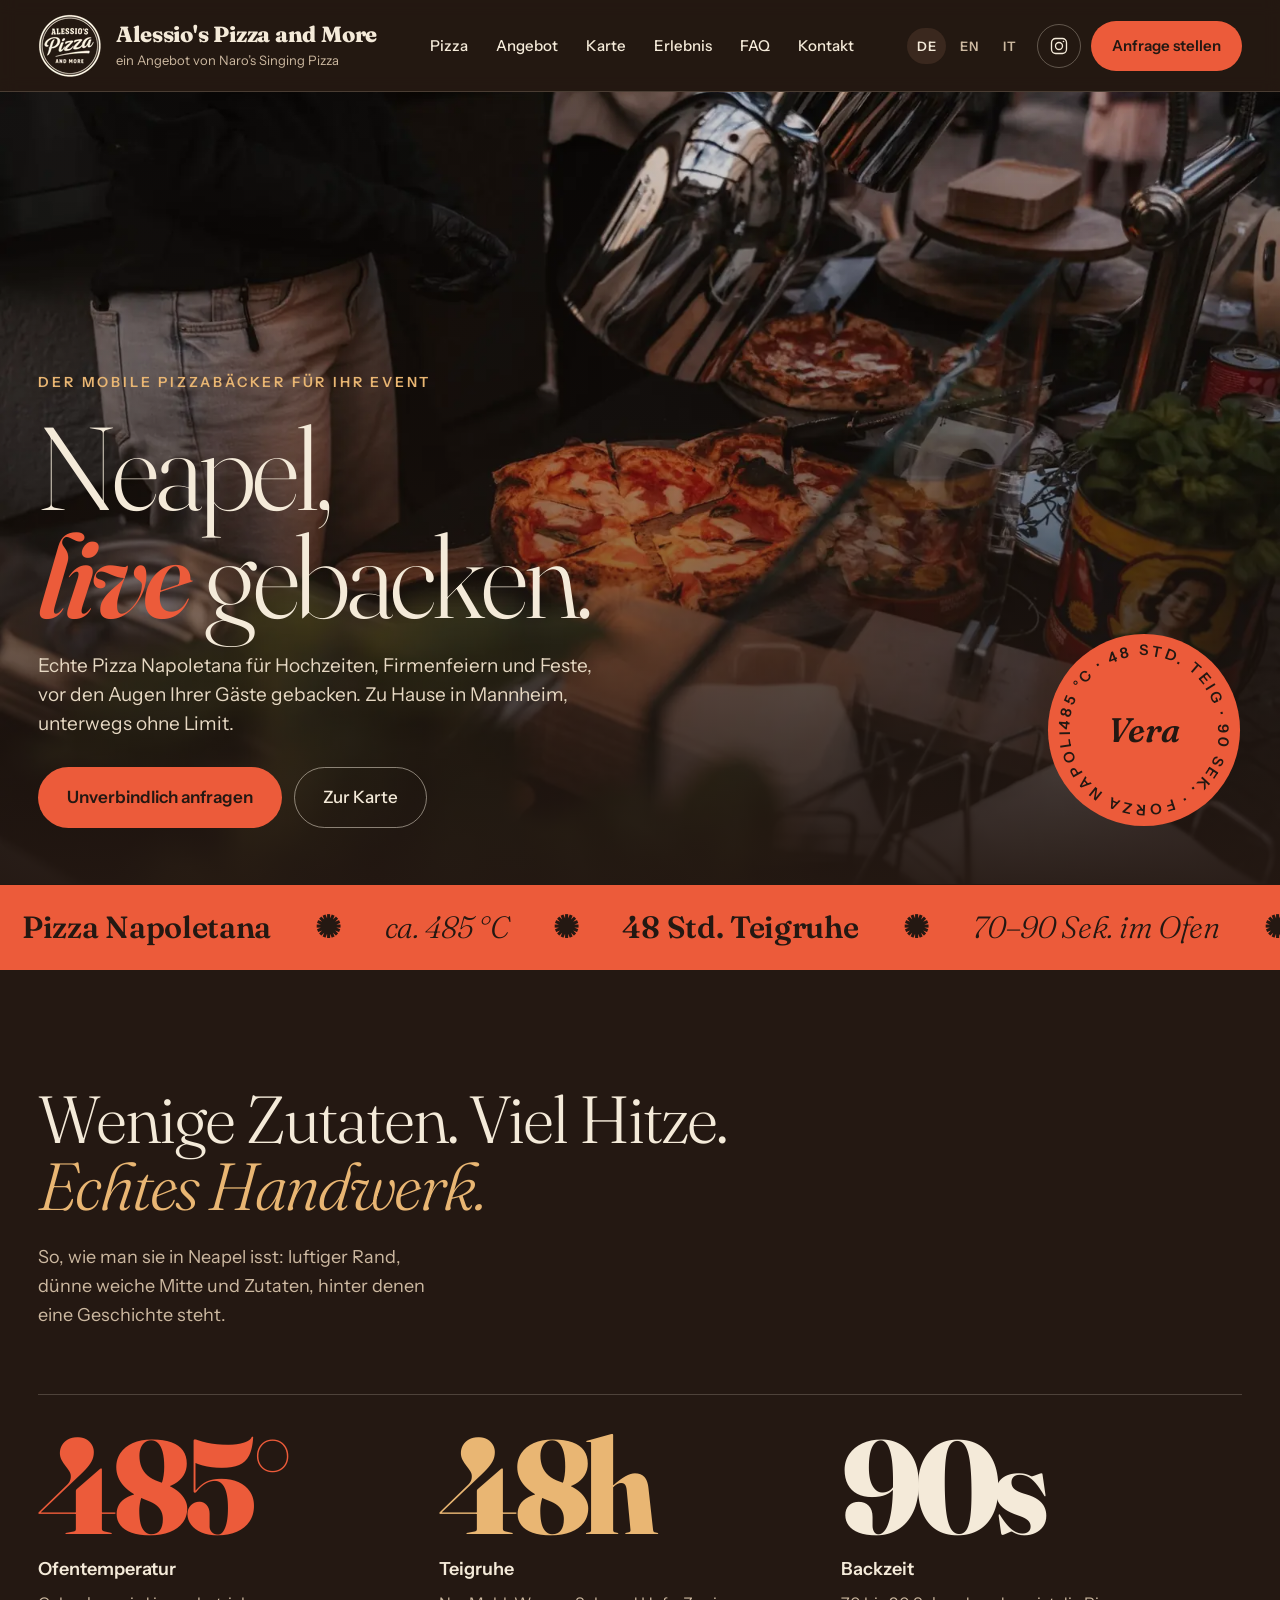
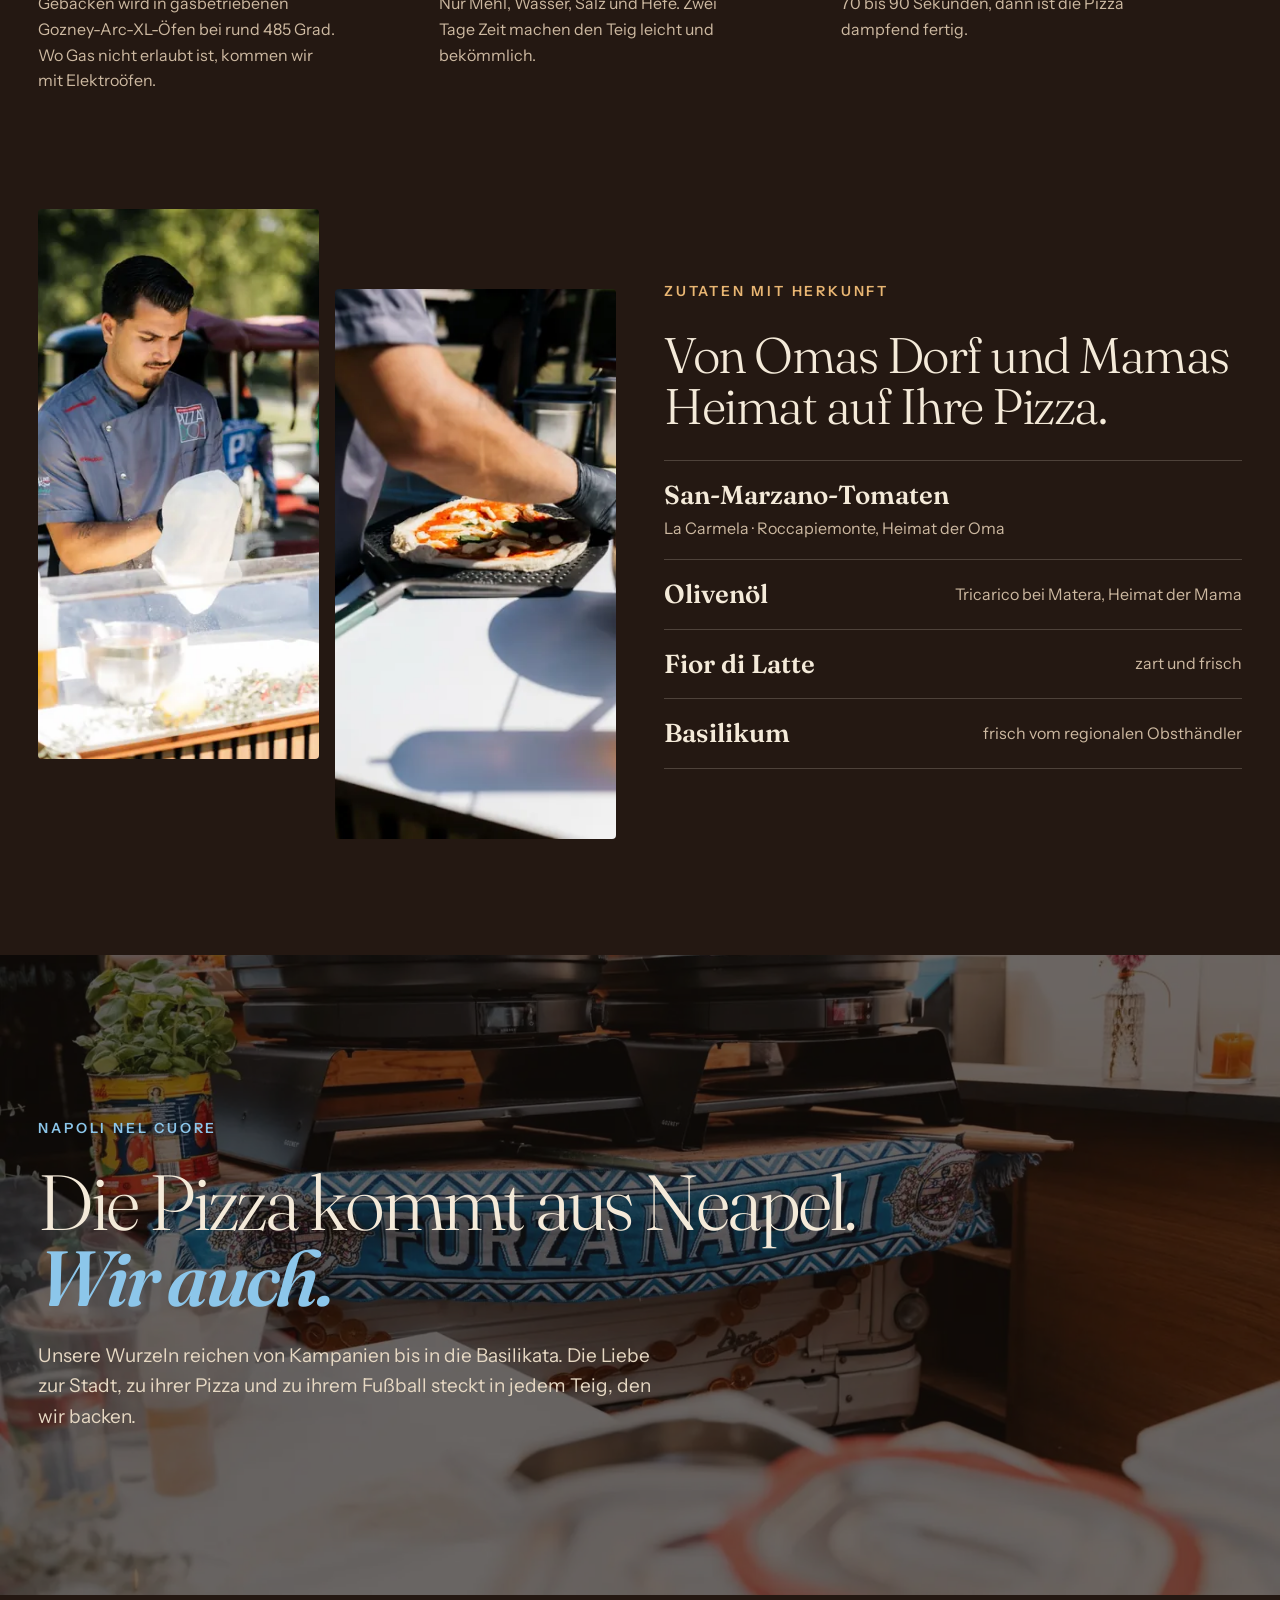
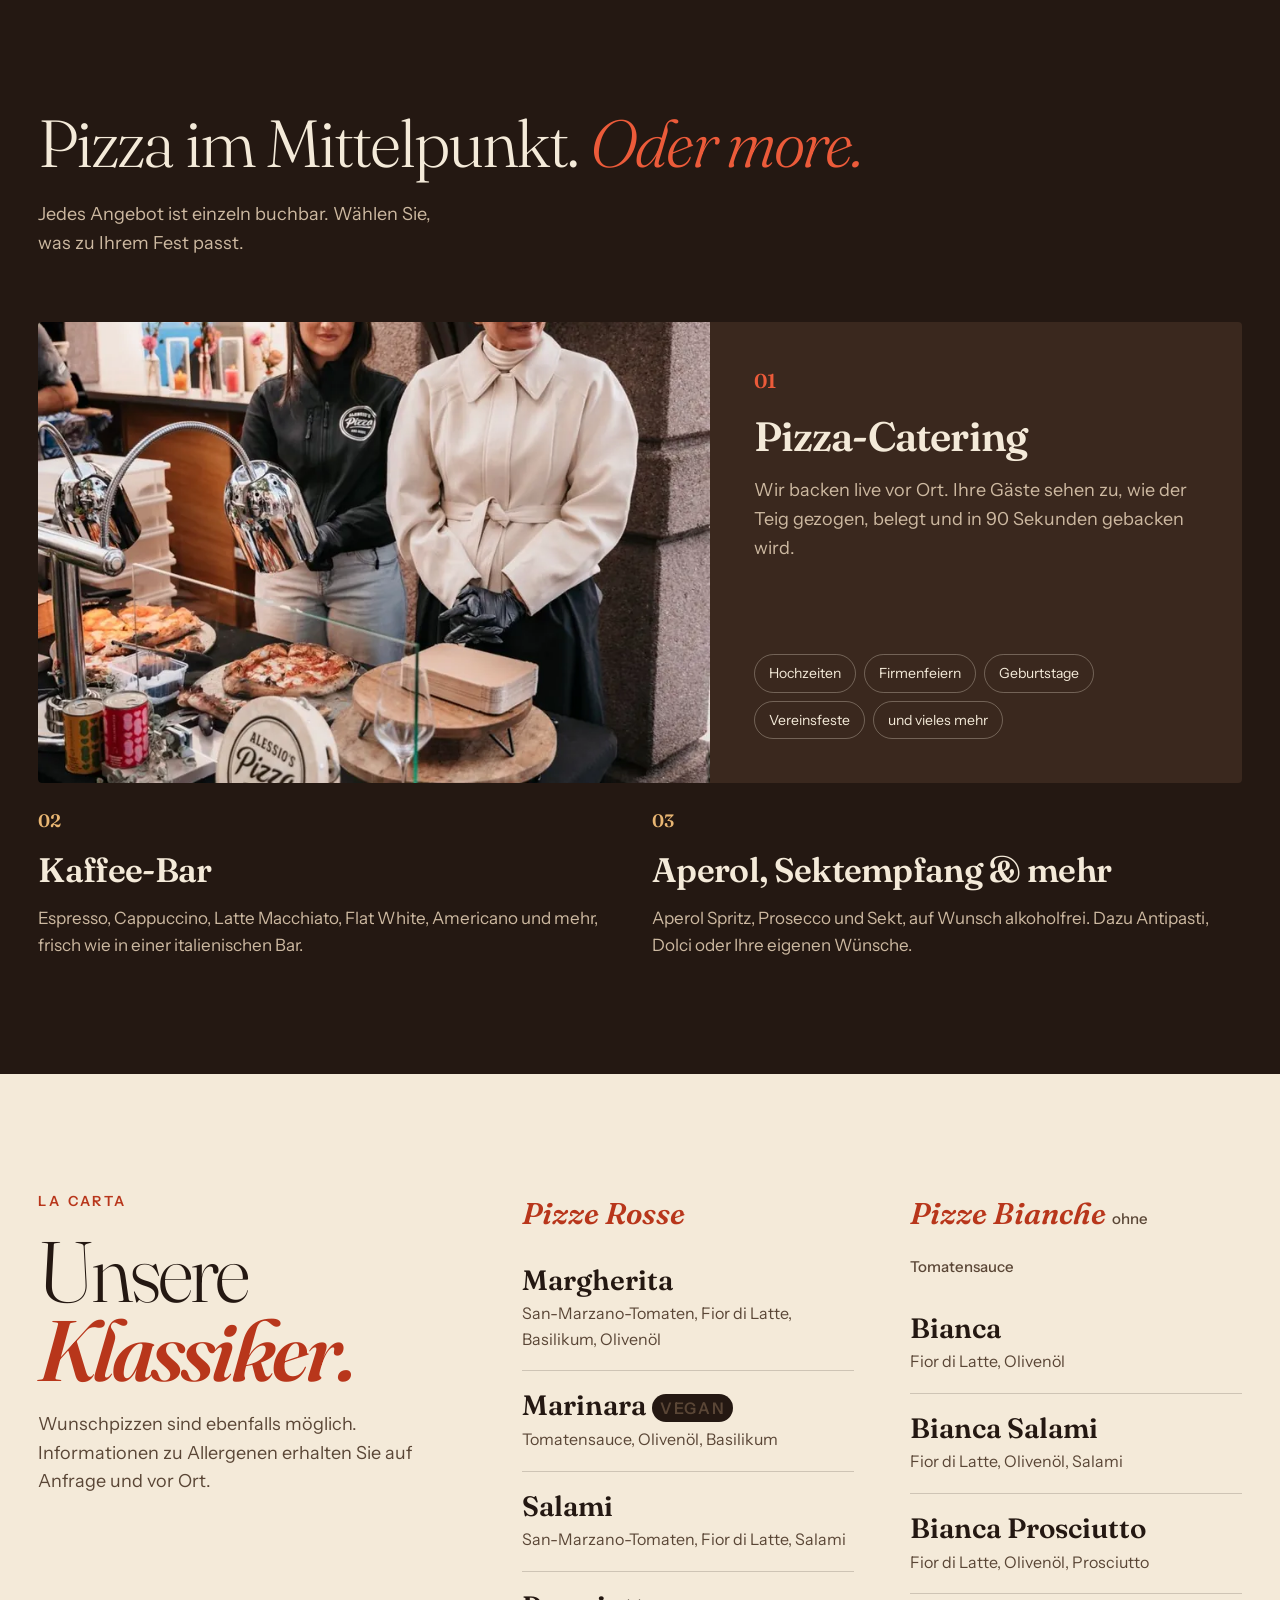
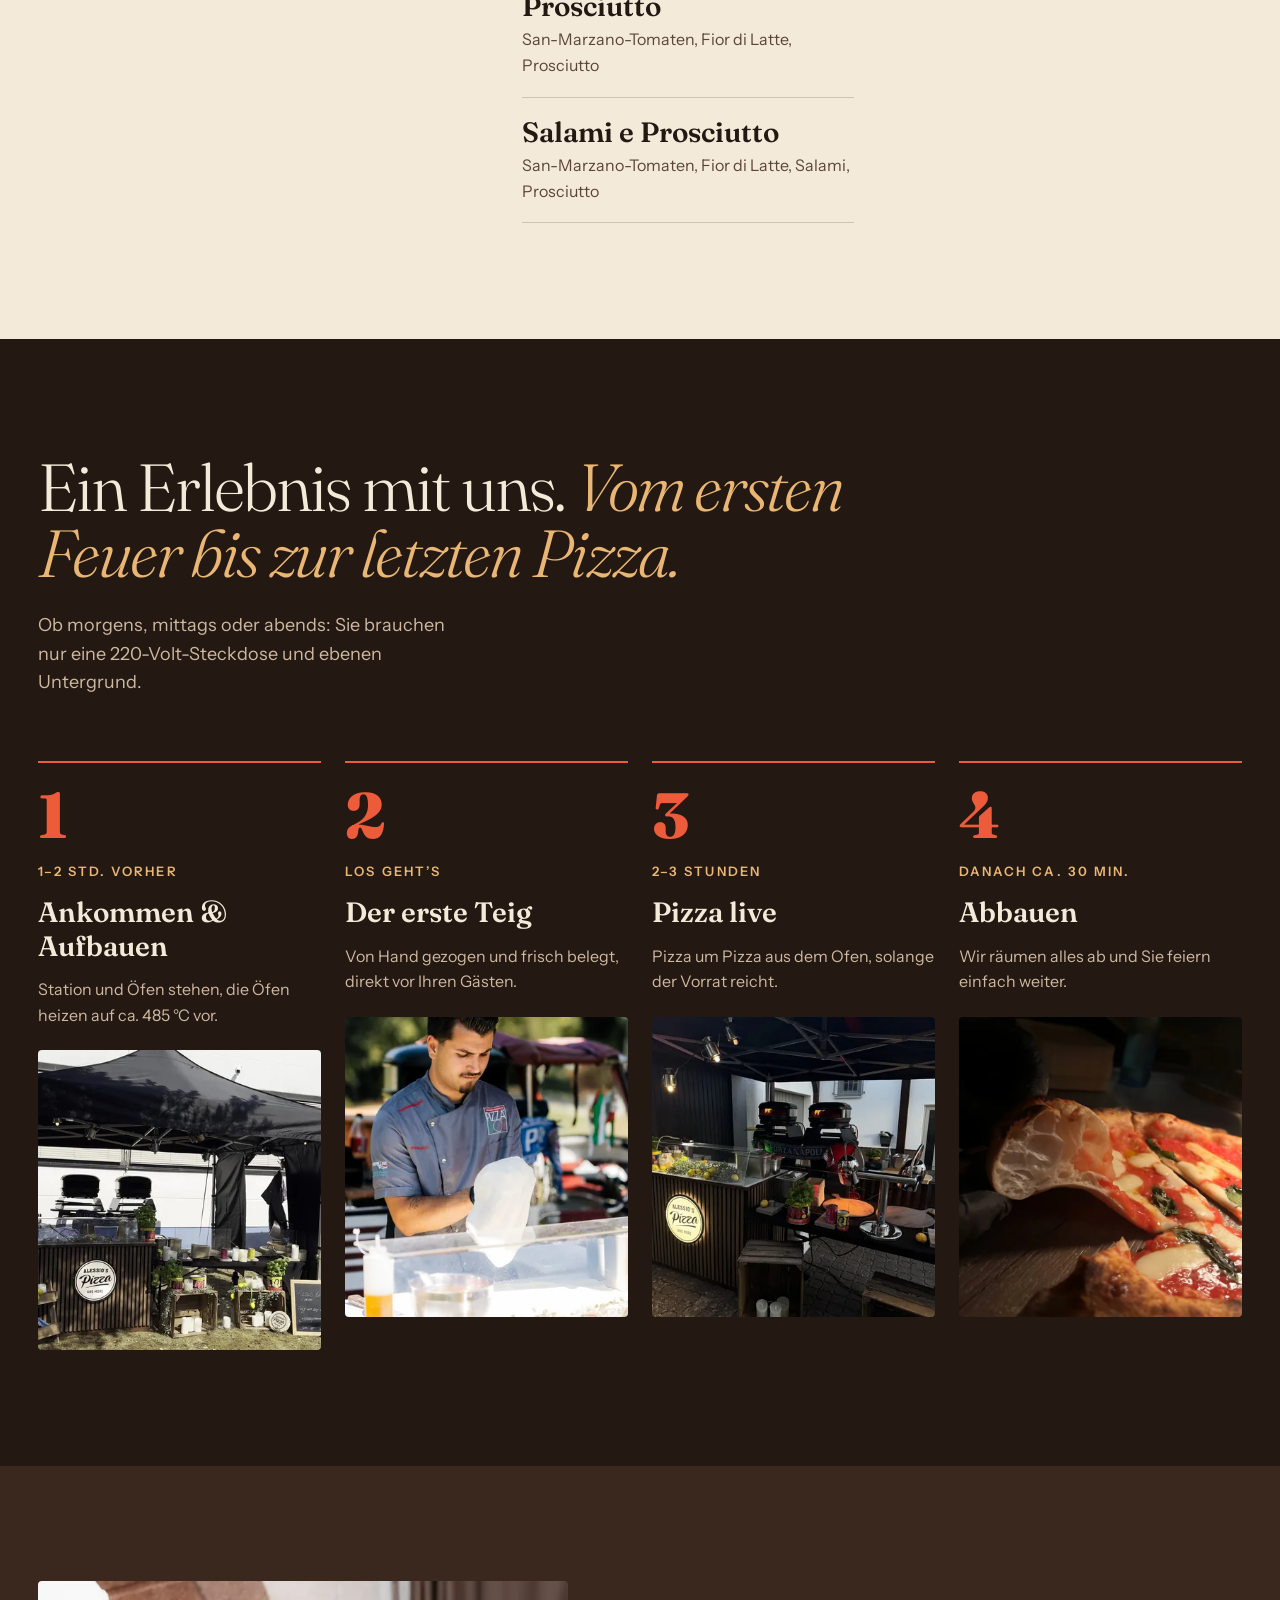
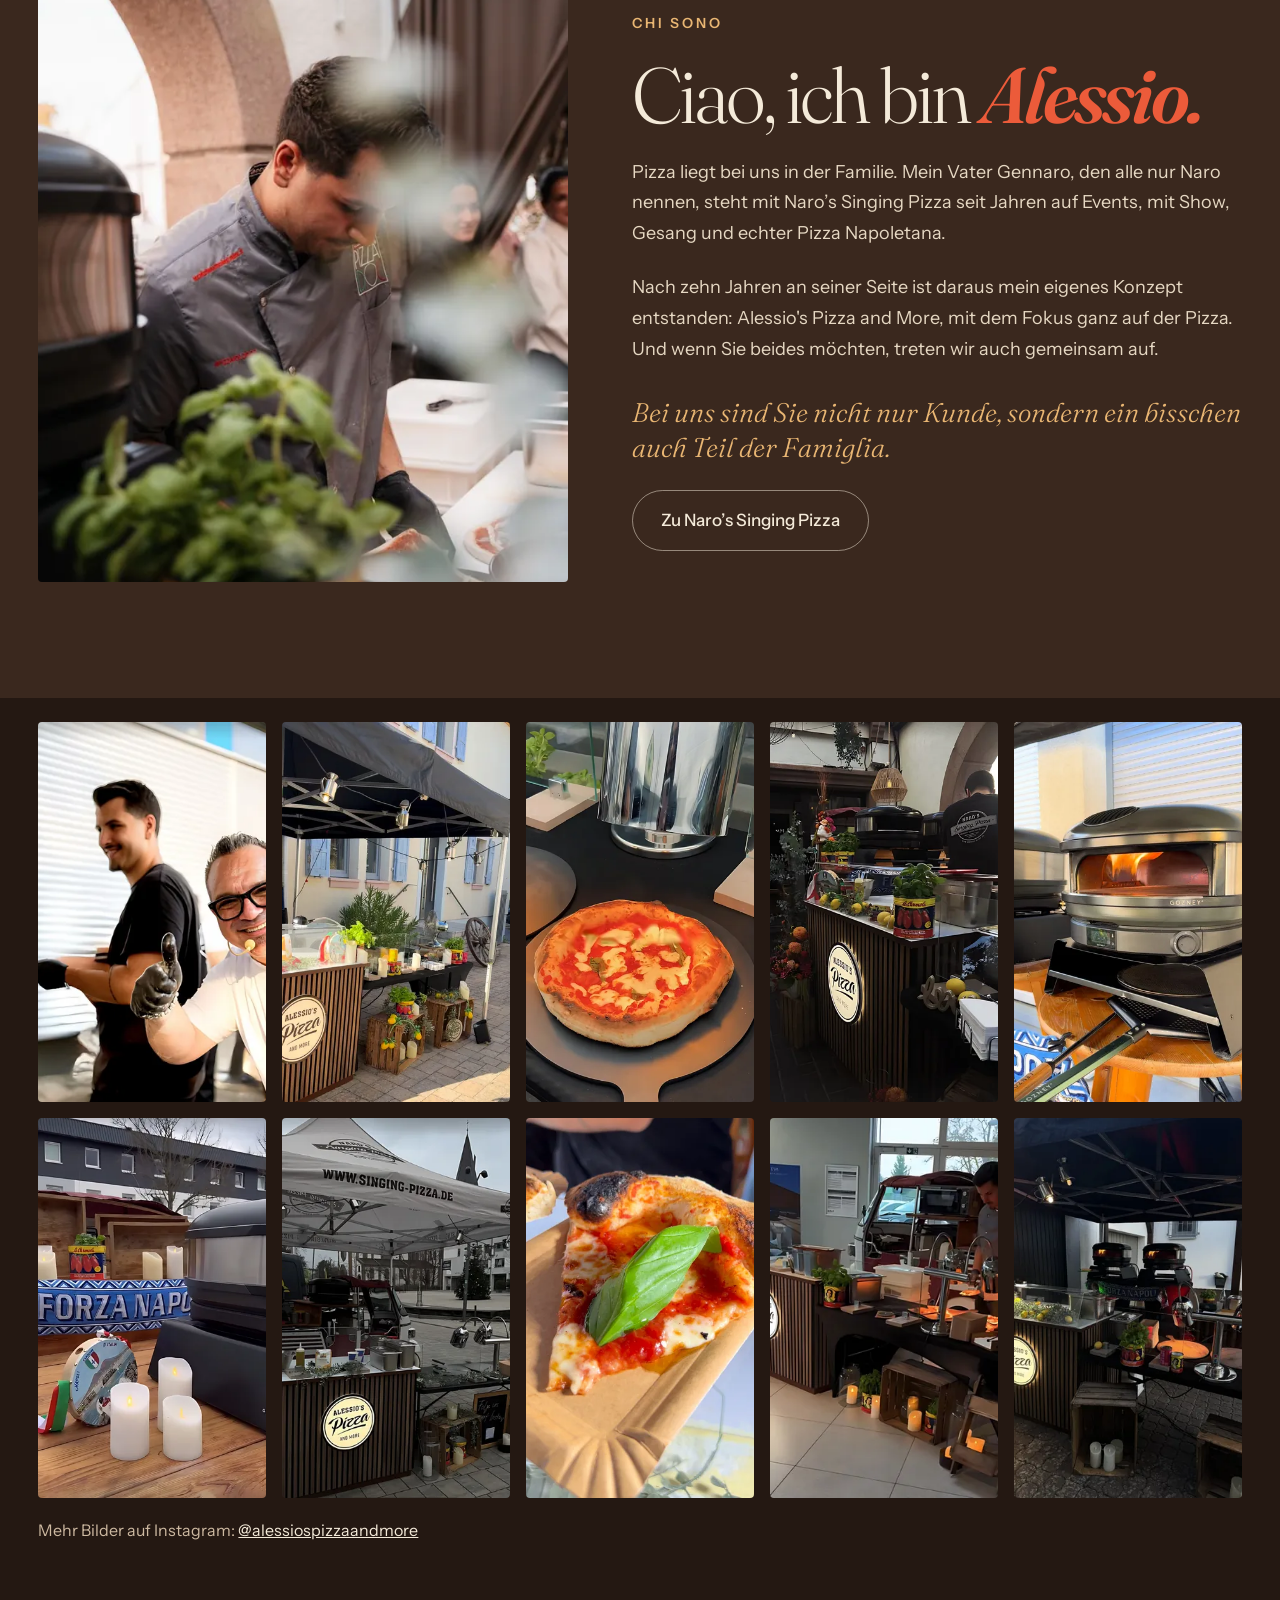
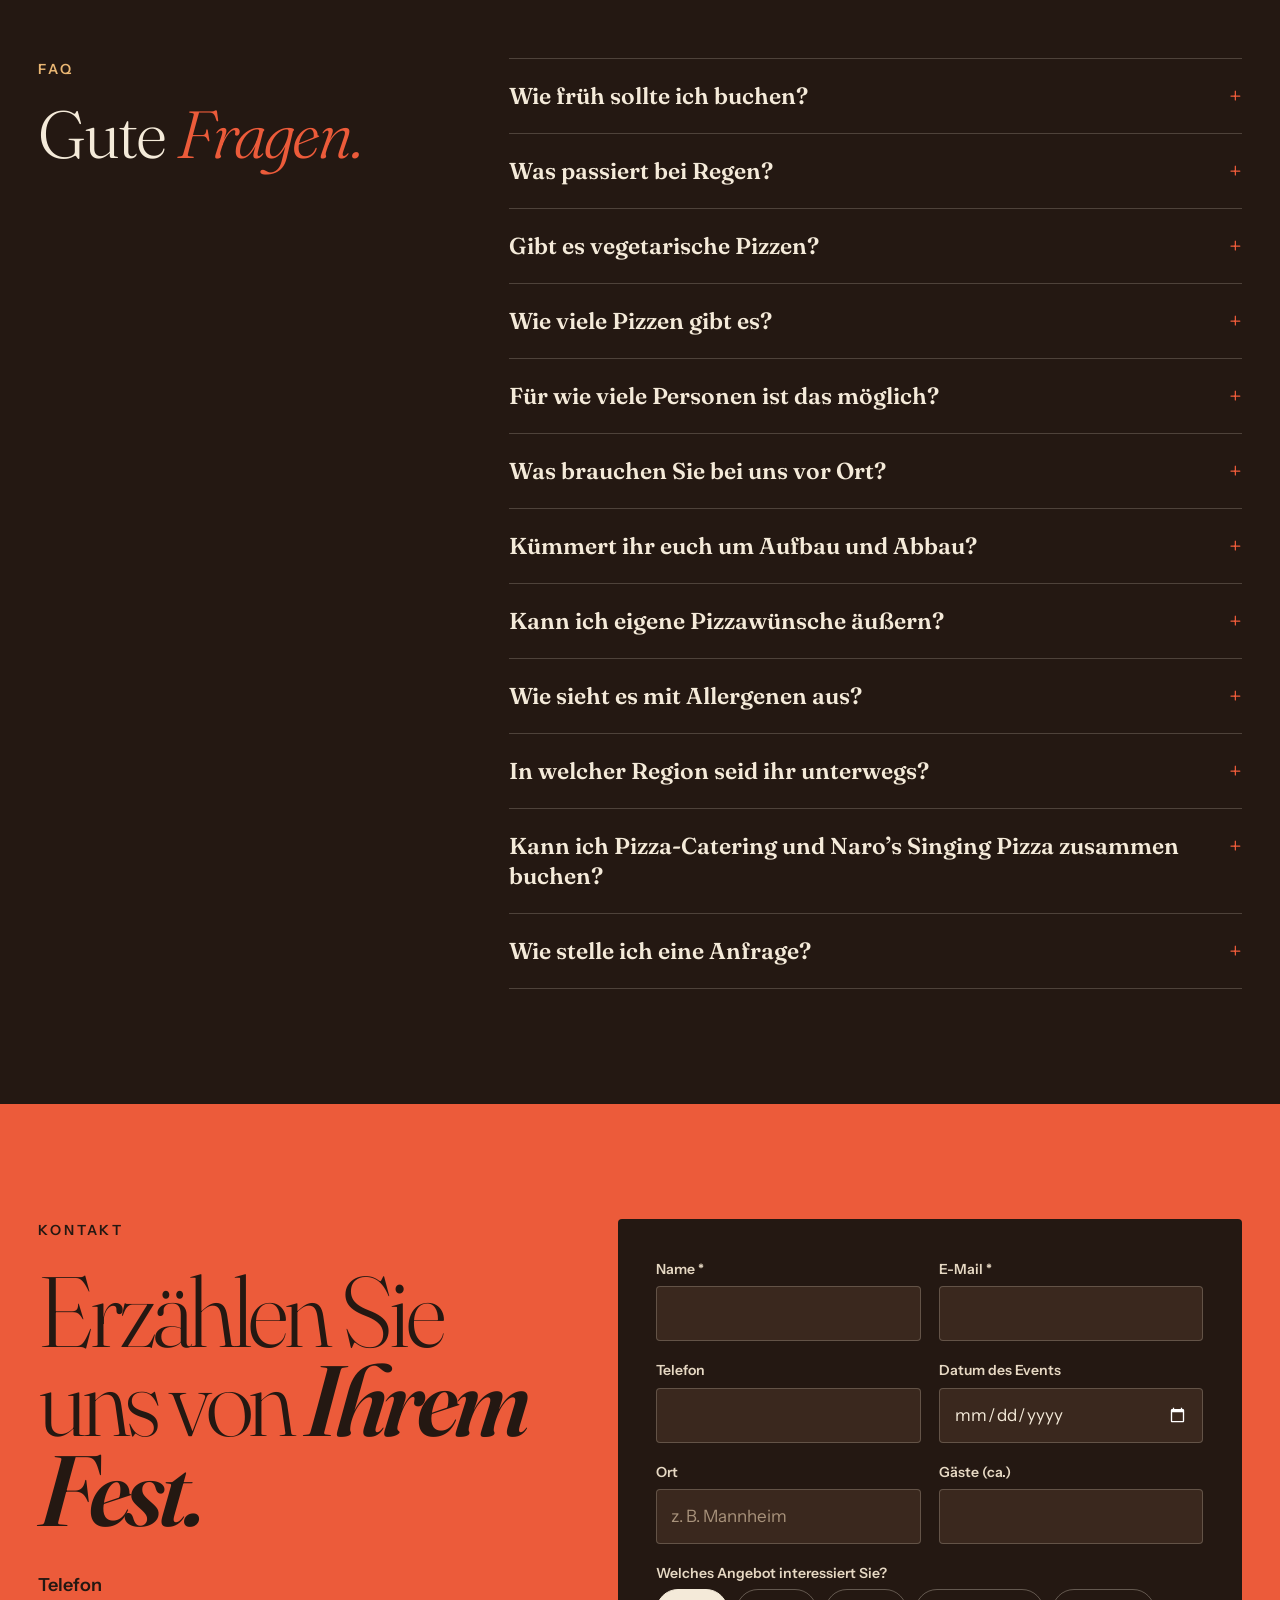
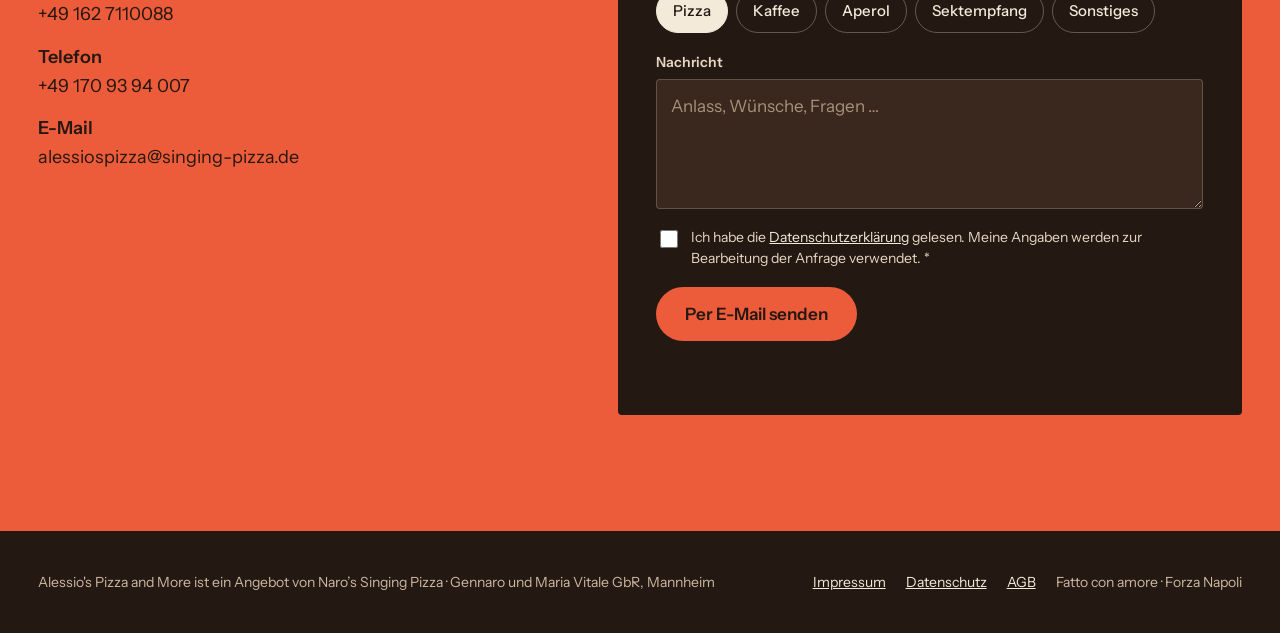
<file: index.html>
<!doctype html>
<html lang="de">
<head>
<meta charset="utf-8">
<meta name="viewport" content="width=device-width, initial-scale=1, viewport-fit=cover">
<title>Pizza-Catering Mannheim – Alessio's Pizza and More | Pizza Napoletana live</title>
<meta name="description" content="Pizza-Catering in Mannheim und Umgebung: echte Pizza Napoletana, live gebacken auf Hochzeiten, Firmenfeiern und Geburtstagen. Außerdem Kaffee-Bar, Aperol-Bar und Sektempfang. Ein Angebot von Naro’s Singing Pizza.">
<link rel="canonical" href="https://alessiovitale10-art.github.io/Alessios-Pizza-and-More/">
<meta property="og:type" content="website">
<meta property="og:site_name" content="Alessio's Pizza and More">
<meta property="og:locale" content="de_DE">
<meta property="og:url" content="https://alessiovitale10-art.github.io/Alessios-Pizza-and-More/">
<meta property="og:title" content="Alessio's Pizza and More – Pizza Napoletana live auf Ihrem Event">
<meta property="og:description" content="Pizza-Catering in Mannheim und Umgebung: echte Pizza Napoletana, live gebacken auf Ihrem Event.">
<meta property="og:image" content="https://alessiovitale10-art.github.io/Alessios-Pizza-and-More/assets/img/vorschau.jpg">
<meta property="og:image:width" content="1200">
<meta property="og:image:height" content="630">
<meta property="og:image:alt" content="Alessio's Pizza and More – Neapolitanische Pizza, live gebacken auf Ihrem Event">
<meta name="twitter:card" content="summary_large_image">
<meta name="robots" content="index, follow, max-image-preview:large">
<meta name="theme-color" content="#241812">
<link rel="alternate" hreflang="de" href="https://alessiovitale10-art.github.io/Alessios-Pizza-and-More/">
<link rel="alternate" hreflang="en" href="https://alessiovitale10-art.github.io/Alessios-Pizza-and-More/en/">
<link rel="alternate" hreflang="it" href="https://alessiovitale10-art.github.io/Alessios-Pizza-and-More/it/">
<link rel="alternate" hreflang="x-default" href="https://alessiovitale10-art.github.io/Alessios-Pizza-and-More/">
<link rel="apple-touch-icon" href="assets/img/logo-original.png">
<script type="application/ld+json">
{
 "@context": "https://schema.org",
 "@type": "FoodEstablishment",
 "@id": "https://alessiovitale10-art.github.io/Alessios-Pizza-and-More/#catering",
 "name": "Alessio's Pizza and More",
 "alternateName": "Alessios Pizza and More",
 "description": "Pizza-Catering mit echter Pizza Napoletana, live gebacken auf Hochzeiten, Firmenfeiern und privaten Festen in Mannheim und Umgebung. Außerdem Kaffee-Bar, Aperol-Bar und Sektempfang.",
 "url": "https://alessiovitale10-art.github.io/Alessios-Pizza-and-More/",
 "image": [
  "https://alessiovitale10-art.github.io/Alessios-Pizza-and-More/assets/img/vorschau.jpg",
  "https://alessiovitale10-art.github.io/Alessios-Pizza-and-More/assets/media/pizza-hero.jpg"
 ],
 "logo": "https://alessiovitale10-art.github.io/Alessios-Pizza-and-More/assets/img/logo-original.png",
 "servesCuisine": [
  "Pizza Napoletana",
  "Italienisch"
 ],
 "priceRange": "€€",
 "telephone": "+49 162 7110088",
 "email": "alessiospizza@singing-pizza.de",
 "address": {
  "@type": "PostalAddress",
  "streetAddress": "Hirschhorner Straße 13a",
  "postalCode": "68259",
  "addressLocality": "Mannheim",
  "addressRegion": "Baden-Württemberg",
  "addressCountry": "DE"
 },
 "areaServed": [
  {
   "@type": "City",
   "name": "Mannheim"
  },
  {
   "@type": "AdministrativeArea",
   "name": "Rhein-Neckar"
  }
 ],
 "sameAs": [
  "https://www.instagram.com/alessiospizzaandmore/"
 ],
 "parentOrganization": {
  "@type": "Organization",
  "name": "Naro’s Singing Pizza",
  "url": "https://singing-pizza.de/",
  "legalName": "Gennaro und Maria Vitale GbR"
 },
 "hasMenu": "https://alessiovitale10-art.github.io/Alessios-Pizza-and-More/#karte",
 "availableLanguage": [
  "de",
  "en",
  "it"
 ],
 "makesOffer": [
  {
   "@type": "Offer",
   "itemOffered": {
    "@type": "Service",
    "name": "Pizza-Catering"
   }
  },
  {
   "@type": "Offer",
   "itemOffered": {
    "@type": "Service",
    "name": "Kaffee-Bar"
   }
  },
  {
   "@type": "Offer",
   "itemOffered": {
    "@type": "Service",
    "name": "Aperol & Spritz-Bar"
   }
  },
  {
   "@type": "Offer",
   "itemOffered": {
    "@type": "Service",
    "name": "Sektempfang"
   }
  }
 ]
}
</script>
<link rel="icon" href="assets/img/logo.png">
<link rel="preload" as="image" href="assets/media/pizza-hero.jpg" imagesrcset="assets/media/pizza-hero-400.webp 400w, assets/media/pizza-hero-640.webp 640w, assets/media/pizza-hero-800.webp 800w, assets/media/pizza-hero-1200.webp 1200w, assets/media/pizza-hero-1600.webp 1600w, assets/media/pizza-hero-2000.webp 2000w" imagesizes="(min-width: 1300px) 100vw, 1300px" fetchpriority="high">
<link rel="preload" as="font" type="font/woff2" href="assets/fonts/Fraunces-39ce2001.woff2" crossorigin>
<link rel="preload" as="font" type="font/woff2" href="assets/fonts/InstrumentSans-046090ca.woff2" crossorigin>
<link rel="stylesheet" href="assets/css/fonts2.css?v=202611181654">
<link rel="stylesheet" href="assets/css/neu.css?v=202611181654">
<!--faq-ld--><script type="application/ld+json">{"@context": "https://schema.org", "@type": "FAQPage", "mainEntity": [{"@type": "Question", "name": "Wie früh sollte ich buchen?", "acceptedAnswer": {"@type": "Answer", "text": "So früh wie möglich, am besten sobald Ihr Termin feststeht. Besonders an Wochenenden in der Hochzeits- und Sommersaison sind die Termine schnell vergeben. Fragen Sie trotzdem auch kurzfristig gern an, manchmal klappt es noch."}}, {"@type": "Question", "name": "Was passiert bei Regen?", "acceptedAnswer": {"@type": "Answer", "text": "Regen ist für uns kein Problem: Wir arbeiten unter unserem Zelt bzw. Schirm und backen ganz normal weiter. Bei Sturm oder Gewitter kann es sein, dass wir kurz pausieren müssen. Und bei einem schweren Unwetter, bei dem durch Wind oder Blitz Gefahr für Gäste und Team besteht, geht die Sicherheit vor. Dann sprechen wir vor Ort gemeinsam mit Ihnen ab, wie es weitergeht."}}, {"@type": "Question", "name": "Gibt es vegetarische Pizzen?", "acceptedAnswer": {"@type": "Answer", "text": "Ja. Unsere Marinara mit Tomatensauce, Olivenöl und Basilikum ist sogar vegan. Auch die Margherita und die Bianca kommen ganz ohne Fleisch und Wurst aus."}}, {"@type": "Question", "name": "Wie viele Pizzen gibt es?", "acceptedAnswer": {"@type": "Answer", "text": "Während Ihres Events backen wir laufend frisch nach, solange der Vorrat reicht. Die Menge stimmen wir vorab anhand Ihrer Gästezahl mit Ihnen ab."}}, {"@type": "Question", "name": "Für wie viele Personen ist das möglich?", "acceptedAnswer": {"@type": "Answer", "text": "Da sind wir offen: Es gibt keine Mindest- und keine Höchstzahl an Gästen. Ob kleine Feier im Garten oder großes Firmenevent, sprechen Sie uns einfach an."}}, {"@type": "Question", "name": "Was brauchen Sie bei uns vor Ort?", "acceptedAnswer": {"@type": "Answer", "text": "Nur eine Steckdose mit 220 Volt und einen ebenen Untergrund. Öfen, Theke, Zutaten und Zubehör bringen wir mit, ansonsten sind wir komplett autark."}}, {"@type": "Question", "name": "Kümmert ihr euch um Aufbau und Abbau?", "acceptedAnswer": {"@type": "Answer", "text": "Ja. Wir bauen vor dem Event auf, backen live und räumen am Ende alles wieder ab. Sie müssen sich um nichts kümmern."}}, {"@type": "Question", "name": "Kann ich eigene Pizzawünsche äußern?", "acceptedAnswer": {"@type": "Answer", "text": "Gern. Unsere Sorten von der Karte sind fest eingeplant, Wunschpizzen sind gegen Aufpreis möglich. Sprechen Sie uns einfach darauf an."}}, {"@type": "Question", "name": "Wie sieht es mit Allergenen aus?", "acceptedAnswer": {"@type": "Answer", "text": "Informationen zu Allergenen und Zusatzstoffen erhalten Sie auf Anfrage und bei uns vor Ort. Sagen Sie uns am besten schon bei der Anfrage, worauf wir achten sollen."}}, {"@type": "Question", "name": "In welcher Region seid ihr unterwegs?", "acceptedAnswer": {"@type": "Answer", "text": "Zu Hause sind wir in Mannheim, unterwegs sind wir ohne Limit. Egal wohin: Fragen Sie einfach an, wir finden eine Lösung."}}, {"@type": "Question", "name": "Kann ich Pizza-Catering und Naro’s Singing Pizza zusammen buchen?", "acceptedAnswer": {"@type": "Answer", "text": "Ja, mein Vater und ich treten auch gemeinsam auf. Ich sorge dafür, dass alle Gäste satt werden, und Naro bringt mit Musik und Pizza die Stimmung."}}, {"@type": "Question", "name": "Wie stelle ich eine Anfrage?", "acceptedAnswer": {"@type": "Answer", "text": "Ganz einfach über das Formular unten: Datum, Ort und ungefähre Gästezahl eintragen und per E-Mail senden. Sie erhalten von uns ein persönliches, unverbindliches Angebot."}}]}</script><!--/faq-ld-->
</head>
<body>
<a class="skip" href="#inhalt">Zum Inhalt springen</a>

<header class="kopf">
  <div class="kopf-in">
    <a class="marke" href="#top" aria-label="Alessio's Pizza and More – zur Startseite">
      <img src="assets/img/logo-hell.png" srcset="assets/img/logo-hell-64.webp 1x, assets/img/logo-hell-128.webp 2x, assets/img/logo-hell-192.webp 3x" alt="" width="64" height="64">
      <span class="marke-txt">
        <span class="marke-name">Alessio's Pizza and&nbsp;More</span>
        <span class="marke-sub">ein Angebot von Naro’s&nbsp;Singing&nbsp;Pizza</span>
      </span>
    </a>
    <nav class="navi" aria-label="Hauptmenü">
      <a href="#pizza">Pizza</a>
      <a href="#angebot">Angebot</a>
      <a href="#karte">Karte</a>
      <a href="#erlebnis">Erlebnis</a>
      <a href="#faq">FAQ</a>
      <a href="#kontakt">Kontakt</a>
    </nav>
    <div class="kopf-rechts">
      <nav class="sprachen" aria-label="Sprache"><a href="./" hreflang="de" lang="de" aria-current="true">DE</a><a href="en/" hreflang="en" lang="en">EN</a><a href="it/" hreflang="it" lang="it">IT</a></nav>
      <a class="rund-btn" href="https://www.instagram.com/alessiospizzaandmore/" target="_blank" rel="noopener" aria-label="Instagram @alessiospizzaandmore"><svg width="20" height="20" viewBox="0 0 24 24" fill="none" stroke="currentColor" stroke-width="1.6" aria-hidden="true"><rect x="3" y="3" width="18" height="18" rx="5"/><circle cx="12" cy="12" r="4.2"/><circle cx="17.4" cy="6.6" r="1" fill="currentColor" stroke="none"/></svg></a>
      <a class="btn btn-tom" href="#kontakt">Anfrage stellen</a>
      <details class="mobil-menue">
        <summary class="rund-btn" aria-label="Menü"><span class="burger-linien"></span></summary>
        <nav class="mobil-panel" aria-label="Menü">
          <a href="#pizza">Pizza</a>
          <a href="#angebot">Angebot</a>
          <a href="#karte">Karte</a>
          <a href="#erlebnis">Erlebnis</a>
          <a href="#ueber-mich">Über mich</a>
          <a href="#faq">FAQ</a>
          <a href="#kontakt">Kontakt</a>
          <nav class="sprachen" aria-label="Sprache"><a href="./" hreflang="de" lang="de" aria-current="true">DE</a><a href="en/" hreflang="en" lang="en">EN</a><a href="it/" hreflang="it" lang="it">IT</a></nav>
          <a class="btn btn-tom" href="#kontakt">Anfrage stellen</a>
        </nav>
      </details>
    </div>
  </div>
</header>

<main id="inhalt">
  <section class="opener" id="top">
    <img class="opener-bild" src="assets/media/pizza-hero.jpg" srcset="assets/media/pizza-hero-400.webp 400w, assets/media/pizza-hero-640.webp 640w, assets/media/pizza-hero-800.webp 800w, assets/media/pizza-hero-1200.webp 1200w, assets/media/pizza-hero-1600.webp 1600w, assets/media/pizza-hero-2000.webp 2000w" sizes="(min-width: 1300px) 100vw, 1300px" width="2000" height="1333" alt="Frisch gebackene Pizza Napoletana an unserer Station" fetchpriority="high">
    <div class="opener-schleier"></div>
    <div class="opener-in">
      <div class="opener-text">
        <span class="kicker">Der mobile Pizzabäcker für Ihr Event</span>
        <h1>Neapel,<br><em>live</em> gebacken.</h1>
        <p>Echte Pizza Napoletana für Hochzeiten, Firmenfeiern und Feste, vor den Augen Ihrer Gäste gebacken. Zu Hause in Mannheim, unterwegs ohne Limit.</p>
        <div class="knopfreihe">
          <a class="btn btn-tom" href="#kontakt">Unverbindlich anfragen</a>
          <a class="btn btn-line" href="#karte">Zur Karte</a>
        </div>
      </div>
      <div class="stempel" aria-hidden="true">
        <svg viewBox="0 0 200 200">
          <defs><path id="kreis" d="M100,100 m-76,0 a76,76 0 1,1 152,0 a76,76 0 1,1 -152,0"/></defs>
          <circle cx="100" cy="100" r="98" fill="#ec5b3a"/>
          <text font-family="Instrument Sans, sans-serif" font-size="15" font-weight="600" letter-spacing="3.2" fill="#241812"><textPath href="#kreis">485 °C · 48 STD. TEIG · 90 SEK. · FORZA NAPOLI ·</textPath></text>
        </svg>
        <span>Vera</span>
      </div>
    </div>
  </section>

  <div class="laufband" role="img" aria-label="Pizza Napoletana: ca. 485 °C, 48 Std. Teigruhe, 70–90 Sek. im Ofen">
    <div class="laufband-spur">
      <div class="laufband-teil"><span>Pizza Napoletana</span><span>✺</span><em>ca. 485 °C</em><span>✺</span><span>48 Std. Teigruhe</span><span>✺</span><em>70–90 Sek. im Ofen</em><span>✺</span><span>San Marzano</span><span>✺</span><em>Fior di Latte</em><span>✺</span><span>Forza Napoli</span><span>✺</span></div>
      <div class="laufband-teil" aria-hidden="true"><span>Pizza Napoletana</span><span>✺</span><em>ca. 485 °C</em><span>✺</span><span>48 Std. Teigruhe</span><span>✺</span><em>70–90 Sek. im Ofen</em><span>✺</span><span>San Marzano</span><span>✺</span><em>Fior di Latte</em><span>✺</span><span>Forza Napoli</span><span>✺</span></div>
    </div>
  </div>

  <section class="sec" id="pizza">
    <div class="sec-head">
      <h2 class="h-xl">Wenige Zutaten. Viel Hitze. <em style="color:var(--gold)">Echtes Handwerk.</em></h2>
      <p class="lead">So, wie man sie in Neapel isst: luftiger Rand, dünne weiche Mitte und Zutaten, hinter denen eine Geschichte steht.</p>
    </div>
    <div class="zahlen">
      <div class="zahl"><b style="color:var(--tom)">485°</b><strong>Ofentemperatur</strong><span>Gebacken wird in gasbetriebenen Gozney-Arc-XL-Öfen bei rund 485 Grad. Wo Gas nicht erlaubt ist, kommen wir mit Elektroöfen.</span></div>
      <div class="zahl"><b style="color:var(--gold)">48h</b><strong>Teigruhe</strong><span>Nur Mehl, Wasser, Salz und Hefe. Zwei Tage Zeit machen den Teig leicht und bekömmlich.</span></div>
      <div class="zahl"><b>90s</b><strong>Backzeit</strong><span>70 bis 90 Sekunden, dann ist die Pizza dampfend fertig.</span></div>
    </div>
  </section>

  <section class="zutaten">
    <div class="zutaten-bilder">
      <img src="assets/media/teig.jpg" srcset="assets/media/teig-400.webp 400w, assets/media/teig-640.webp 640w, assets/media/teig-800.webp 800w, assets/media/teig-1179.webp 1179w" sizes="(max-width: 760px) 100vw, (max-width: 960px) 46vw, 29vw" width="1179" height="1768" alt="Alessio zieht den Pizzateig von Hand" loading="lazy" decoding="async">
      <img src="assets/media/belegen.jpg" srcset="assets/media/belegen-400.webp 400w, assets/media/belegen-640.webp 640w, assets/media/belegen-800.webp 800w, assets/media/belegen-1179.webp 1179w" sizes="(max-width: 960px) 46vw, 29vw" width="1179" height="1768" alt="Margherita wird auf der Schaufel belegt" loading="lazy" decoding="async">
    </div>
    <div class="zutaten-text">
      <span class="kicker">Zutaten mit Herkunft</span>
      <h2>Von Omas Dorf und Mamas Heimat auf Ihre Pizza.</h2>
      <ul class="zutaten-liste">
        <li><b>San-Marzano-Tomaten</b><span>La Carmela · Roccapiemonte, Heimat der Oma</span></li>
        <li><b>Olivenöl</b><span>Tricarico bei Matera, Heimat der Mama</span></li>
        <li><b>Fior di Latte</b><span>zart und frisch</span></li>
        <li><b>Basilikum</b><span>frisch vom regionalen Obsthändler</span></li>
      </ul>
    </div>
  </section>

  <section class="napoli" aria-labelledby="napoli-titel">
    <img src="assets/media/forza-napoli.jpg" srcset="assets/media/forza-napoli-400.webp 400w, assets/media/forza-napoli-640.webp 640w, assets/media/forza-napoli-800.webp 800w, assets/media/forza-napoli-1200.webp 1200w, assets/media/forza-napoli-1600.webp 1600w, assets/media/forza-napoli-1800.webp 1800w" sizes="(min-width: 960px) 100vw, 960px" width="1800" height="1200" alt="Forza-Napoli-Schal vor unseren Pizzaöfen" loading="lazy" decoding="async">
    <div class="napoli-schleier"></div>
    <div class="napoli-in">
      <span class="kicker">Napoli nel cuore</span>
      <p class="napoli-titel" id="napoli-titel">Die Pizza kommt aus Neapel. <em>Wir auch.</em></p>
      <p>Unsere Wurzeln reichen von Kampanien bis in die Basilikata. Die Liebe zur Stadt, zu ihrer Pizza und zu ihrem Fußball steckt in jedem Teig, den wir backen.</p>
    </div>
  </section>

  <section class="sec" id="angebot">
    <div class="sec-head">
      <h2 class="h-xl">Pizza im Mittelpunkt. <em style="color:var(--tom)">Oder more.</em></h2>
      <p class="lead">Jedes Angebot ist einzeln buchbar. Wählen Sie, was zu Ihrem Fest passt.</p>
    </div>
    <a class="angebot-gross" href="#kontakt" id="pizza-catering">
      <img src="assets/media/team-station.jpg" srcset="assets/media/team-station-400.webp 400w, assets/media/team-station-640.webp 640w, assets/media/team-station-800.webp 800w, assets/media/team-station-933.webp 933w" sizes="(max-width: 980px) 100vw, 54vw" width="933" height="1400" alt="Unser Team an der Pizza-Station bei einem Event" loading="lazy" decoding="async">
      <span class="angebot-gross-text">
        <span>
          <span class="nr">01</span>
          <h3>Pizza-Catering</h3>
          <p>Wir backen live vor Ort. Ihre Gäste sehen zu, wie der Teig gezogen, belegt und in 90 Sekunden gebacken wird.</p>
        </span>
        <ul class="tags"><li>Hochzeiten</li><li>Firmenfeiern</li><li>Geburtstage</li><li>Vereinsfeste</li><li>und vieles mehr</li></ul>
      </span>
    </a>
    <div class="angebot-klein">
      <article id="kaffee">
        <span class="nr">02</span>
        <h3>Kaffee-Bar</h3>
        <p>Espresso, Cappuccino, Latte Macchiato, Flat White, Americano und mehr, frisch wie in einer italienischen Bar.</p>
      </article>
      <article id="mehr">
        <span class="nr">03</span>
        <h3>Aperol, Sektempfang &amp; mehr</h3>
        <p>Aperol Spritz, Prosecco und Sekt, auf Wunsch alkoholfrei. Dazu Antipasti, Dolci oder Ihre eigenen Wünsche.</p>
      </article>
    </div>
  </section>

  <section class="sec karte" id="karte">
    <div class="karte-in">
      <div class="karte-kopf">
        <span class="kicker">La Carta</span>
        <h2 class="karte-titel">Unsere <em>Klassiker.</em></h2>
        <p>Wunschpizzen sind ebenfalls möglich. Informationen zu Allergenen erhalten Sie auf Anfrage und vor Ort.</p>
      </div>
      <div class="karte-spalten">
        <div>
          <h3>Pizze Rosse</h3>
          <div class="gericht"><b>Margherita</b><span>San-Marzano-Tomaten, Fior di Latte, Basilikum, Olivenöl</span></div>
          <div class="gericht"><b>Marinara <span class="vegan">Vegan</span></b><span>Tomatensauce, Olivenöl, Basilikum</span></div>
          <div class="gericht"><b>Salami</b><span>San-Marzano-Tomaten, Fior di Latte, Salami</span></div>
          <div class="gericht"><b>Prosciutto</b><span>San-Marzano-Tomaten, Fior di Latte, Prosciutto</span></div>
          <div class="gericht"><b>Salami e Prosciutto</b><span>San-Marzano-Tomaten, Fior di Latte, Salami, Prosciutto</span></div>
        </div>
        <div>
          <h3>Pizze Bianche <small>ohne Tomatensauce</small></h3>
          <div class="gericht"><b>Bianca</b><span>Fior di Latte, Olivenöl</span></div>
          <div class="gericht"><b>Bianca Salami</b><span>Fior di Latte, Olivenöl, Salami</span></div>
          <div class="gericht"><b>Bianca Prosciutto</b><span>Fior di Latte, Olivenöl, Prosciutto</span></div>
        </div>
      </div>
    </div>
  </section>

  <section class="sec" id="erlebnis">
    <div class="sec-head">
      <h2 class="h-xl">Ein Erlebnis mit uns. <em style="color:var(--gold)">Vom ersten Feuer bis zur letzten Pizza.</em></h2>
      <p class="lead">Ob morgens, mittags oder abends: Sie brauchen nur eine 220-Volt-Steckdose und ebenen Untergrund.</p>
    </div>
    <ol class="schritte">
      <li><span class="schritt-nr">1</span><span class="schritt-zeit">1–2 Std. vorher</span><h3>Ankommen &amp; Aufbauen</h3><p>Station und Öfen stehen, die Öfen heizen auf ca. 485 °C vor.</p><img class="rund" src="assets/media/zelt.jpg" srcset="assets/media/zelt-400.webp 400w, assets/media/zelt-640.webp 640w, assets/media/zelt-800.webp 800w, assets/media/zelt-900.webp 900w" sizes="(max-width: 600px) 100vw, (max-width: 900px) 46vw, (max-width: 1100px) 31vw, 23vw" width="900" height="1600" alt="Pizza-Zelt auf einer Sommerwiese" loading="lazy" decoding="async"></li>
      <li><span class="schritt-nr">2</span><span class="schritt-zeit">Los geht’s</span><h3>Der erste Teig</h3><p>Von Hand gezogen und frisch belegt, direkt vor Ihren Gästen.</p><img class="rund" src="assets/media/teig.jpg" srcset="assets/media/teig-400.webp 400w, assets/media/teig-640.webp 640w, assets/media/teig-800.webp 800w, assets/media/teig-1179.webp 1179w" sizes="(max-width: 600px) 100vw, (max-width: 900px) 46vw, (max-width: 1100px) 31vw, 23vw" width="1179" height="1768" alt="Der Teig wird von Hand gezogen" loading="lazy" decoding="async"></li>
      <li><span class="schritt-nr">3</span><span class="schritt-zeit">2–3 Stunden</span><h3>Pizza live</h3><p>Pizza um Pizza aus dem Ofen, solange der Vorrat reicht.</p><img class="rund" src="assets/media/abendstation.jpg" srcset="assets/media/abendstation-400.webp 400w, assets/media/abendstation-640.webp 640w, assets/media/abendstation-800.webp 800w, assets/media/abendstation-1050.webp 1050w" sizes="(max-width: 600px) 100vw, (max-width: 900px) 46vw, (max-width: 1100px) 31vw, 23vw" width="1050" height="1400" alt="Pizza-Station am Abend mit zwei Öfen" loading="lazy" decoding="async"></li>
      <li><span class="schritt-nr">4</span><span class="schritt-zeit">Danach ca. 30 Min.</span><h3>Abbauen</h3><p>Wir räumen alles ab und Sie feiern einfach weiter.</p><img class="rund" style="object-position: 25% 50%" src="assets/media/pizza-anschnitt.jpg" srcset="assets/media/pizza-anschnitt-400.webp 400w, assets/media/pizza-anschnitt-640.webp 640w, assets/media/pizza-anschnitt-800.webp 800w, assets/media/pizza-anschnitt-1200.webp 1200w, assets/media/pizza-anschnitt-1334.webp 1334w" sizes="(max-width: 600px) 100vw, 450px" width="1334" height="1696" alt="Angeschnittene Margherita mit luftigem Rand" loading="lazy" decoding="async"></li>
    </ol>
  </section>

  <section class="sec ueber" id="ueber-mich">
    <img class="rund" src="assets/media/alessio.jpg" srcset="assets/media/alessio-400.webp 400w, assets/media/alessio-640.webp 640w, assets/media/alessio-800.webp 800w, assets/media/alessio-933.webp 933w" sizes="(max-width: 980px) 100vw, 43vw" width="933" height="1400" alt="Alessio bei der Arbeit an der Pizza-Station" loading="lazy" decoding="async">
    <div class="ueber-text">
      <span class="kicker">Chi sono</span>
      <h2 class="ueber-titel">Ciao, ich bin <em>Alessio.</em></h2>
      <p>Pizza liegt bei uns in der Familie. Mein Vater Gennaro, den alle nur Naro nennen, steht mit Naro’s Singing Pizza seit Jahren auf Events, mit Show, Gesang und echter Pizza Napoletana.</p>
      <p>Nach zehn Jahren an seiner Seite ist daraus mein eigenes Konzept entstanden: Alessio's Pizza and More, mit dem Fokus ganz auf der Pizza. Und wenn Sie beides möchten, treten wir auch gemeinsam auf.</p>
      <p class="zitat">Bei uns sind Sie nicht nur Kunde, sondern ein bisschen auch Teil der Famiglia.</p>
      <a class="btn btn-line" href="https://singing-pizza.de/" target="_blank" rel="noopener">Zu Naro’s Singing Pizza</a>
    </div>
  </section>

  <section class="galerie" aria-label="Eindrücke von unseren Events">
    <img class="rund" src="assets/media/alessio-naro.jpg" srcset="assets/media/alessio-naro-400.webp 400w, assets/media/alessio-naro-640.webp 640w, assets/media/alessio-naro-800.webp 800w, assets/media/alessio-naro-962.webp 962w" sizes="(max-width: 760px) 50vw, 25vw" width="962" height="1236" alt="Alessio und sein Vater Naro gemeinsam bei einem Event" loading="lazy" decoding="async">
    <img class="rund" src="assets/media/station-hof.jpg" srcset="assets/media/station-hof-400.webp 400w, assets/media/station-hof-640.webp 640w, assets/media/station-hof-800.webp 800w, assets/media/station-hof-1080.webp 1080w" sizes="(max-width: 760px) 50vw, 25vw" width="1080" height="1620" alt="Pizza-Station unter dem Zelt in einem sonnigen Hof" loading="lazy" decoding="async">
    <img class="rund" src="assets/media/pizza-schaufel.jpg" srcset="assets/media/pizza-schaufel-400.webp 400w, assets/media/pizza-schaufel-640.webp 640w, assets/media/pizza-schaufel-800.webp 800w, assets/media/pizza-schaufel-938.webp 938w" sizes="(max-width: 760px) 50vw, 25vw" width="938" height="1470" alt="Frisch gebackene Margherita auf der Pizzaschaufel" loading="lazy" decoding="async">
    <img class="rund" src="assets/media/station-innenhof.jpg" srcset="assets/media/station-innenhof-400.webp 400w, assets/media/station-innenhof-640.webp 640w, assets/media/station-innenhof-800.webp 800w, assets/media/station-innenhof-932.webp 932w" sizes="(max-width: 760px) 50vw, 25vw" width="932" height="1432" alt="Pizza-Station am Abend in einem Innenhof" loading="lazy" decoding="async">
    <img class="rund" src="assets/media/gasofen.jpg" srcset="assets/media/gasofen-400.webp 400w, assets/media/gasofen-640.webp 640w, assets/media/gasofen-800.webp 800w, assets/media/gasofen-1080.webp 1080w" sizes="(max-width: 760px) 50vw, 25vw" width="1080" height="1620" alt="Gozney-Gasofen mit Flamme, bereit für die nächste Pizza" loading="lazy" decoding="async">
    <img class="rund" src="assets/media/forza-napoli-tisch.jpg" srcset="assets/media/forza-napoli-tisch-400.webp 400w, assets/media/forza-napoli-tisch-640.webp 640w, assets/media/forza-napoli-tisch-800.webp 800w, assets/media/forza-napoli-tisch-964.webp 964w" sizes="(max-width: 760px) 50vw, 25vw" width="964" height="1444" alt="Forza-Napoli-Schal, Tamburin und Kerzen an der Station" loading="lazy" decoding="async">
    <img class="rund" src="assets/media/station-markt.jpg" srcset="assets/media/station-markt-400.webp 400w, assets/media/station-markt-640.webp 640w, assets/media/station-markt-800.webp 800w, assets/media/station-markt-994.webp 994w" sizes="(max-width: 760px) 50vw, 25vw" width="994" height="1360" alt="Unsere Station unter dem Zelt von Naro’s Singing Pizza" loading="lazy" decoding="async">
    <img class="rund" src="assets/media/pizzastueck.jpg" srcset="assets/media/pizzastueck-400.webp 400w, assets/media/pizzastueck-640.webp 640w, assets/media/pizzastueck-800.webp 800w, assets/media/pizzastueck-1200.webp 1200w, assets/media/pizzastueck-1600.webp 1600w" sizes="(max-width: 760px) 50vw, 25vw" width="1600" height="2400" alt="Ein Stück Margherita mit frischem Basilikum" loading="lazy" decoding="async">
    <img class="rund" src="assets/media/station-kerzen.jpg" srcset="assets/media/station-kerzen-400.webp 400w, assets/media/station-kerzen-640.webp 640w, assets/media/station-kerzen-800.webp 800w, assets/media/station-kerzen-968.webp 968w" sizes="(max-width: 760px) 50vw, 25vw" width="968" height="1178" alt="Pizza-Station mit Kerzen und frischen Pizzen bei einem Firmenevent" loading="lazy" decoding="async">
    <img class="rund" src="assets/media/abendstation.jpg" srcset="assets/media/abendstation-400.webp 400w, assets/media/abendstation-640.webp 640w, assets/media/abendstation-800.webp 800w, assets/media/abendstation-1050.webp 1050w" sizes="(max-width: 760px) 50vw, 25vw" width="1050" height="1400" alt="Pizza-Station am Abend" loading="lazy" decoding="async">
  </section>
  <p class="galerie-hinweis">Mehr Bilder auf Instagram: <a href="https://www.instagram.com/alessiospizzaandmore/" target="_blank" rel="noopener">@alessiospizzaandmore</a></p>

  <section class="sec" id="faq">
    <div class="faq-wrap">
      <div class="faq-kopf">
        <span class="kicker">FAQ</span>
        <h2 class="h-xl">Gute <em>Fragen.</em></h2>
      </div>
      <div class="faq-liste">
        <details class="faq-item">
          <summary>Wie früh sollte ich buchen?</summary>
          <p>So früh wie möglich, am besten sobald Ihr Termin feststeht. Besonders an Wochenenden in der Hochzeits- und Sommersaison sind die Termine schnell vergeben. Fragen Sie trotzdem auch kurzfristig gern an, manchmal klappt es noch.</p>
        </details>
        <details class="faq-item">
          <summary>Was passiert bei Regen?</summary>
          <p>Regen ist für uns kein Problem: Wir arbeiten unter unserem Zelt bzw. Schirm und backen ganz normal weiter. Bei Sturm oder Gewitter kann es sein, dass wir kurz pausieren müssen. Und bei einem schweren Unwetter, bei dem durch Wind oder Blitz Gefahr für Gäste und Team besteht, geht die Sicherheit vor. Dann sprechen wir vor Ort gemeinsam mit Ihnen ab, wie es weitergeht.</p>
        </details>
        <details class="faq-item">
          <summary>Gibt es vegetarische Pizzen?</summary>
          <p>Ja. Unsere Marinara mit Tomatensauce, Olivenöl und Basilikum ist sogar vegan. Auch die Margherita und die Bianca kommen ganz ohne Fleisch und Wurst aus.</p>
        </details>
        <details class="faq-item">
          <summary>Wie viele Pizzen gibt es?</summary>
          <p>Während Ihres Events backen wir laufend frisch nach, solange der Vorrat reicht. Die Menge stimmen wir vorab anhand Ihrer Gästezahl mit Ihnen ab.</p>
        </details>
        <details class="faq-item">
          <summary>Für wie viele Personen ist das möglich?</summary>
          <p>Da sind wir offen: Es gibt keine Mindest- und keine Höchstzahl an Gästen. Ob kleine Feier im Garten oder großes Firmenevent, sprechen Sie uns einfach an.</p>
        </details>
        <details class="faq-item">
          <summary>Was brauchen Sie bei uns vor Ort?</summary>
          <p>Nur eine Steckdose mit 220 Volt und einen ebenen Untergrund. Öfen, Theke, Zutaten und Zubehör bringen wir mit, ansonsten sind wir komplett autark.</p>
        </details>
        <details class="faq-item">
          <summary>Kümmert ihr euch um Aufbau und Abbau?</summary>
          <p>Ja. Wir bauen vor dem Event auf, backen live und räumen am Ende alles wieder ab. Sie müssen sich um nichts kümmern.</p>
        </details>
        <details class="faq-item">
          <summary>Kann ich eigene Pizzawünsche äußern?</summary>
          <p>Gern. Unsere Sorten von der Karte sind fest eingeplant, Wunschpizzen sind gegen Aufpreis möglich. Sprechen Sie uns einfach darauf an.</p>
        </details>
        <details class="faq-item">
          <summary>Wie sieht es mit Allergenen aus?</summary>
          <p>Informationen zu Allergenen und Zusatzstoffen erhalten Sie auf Anfrage und bei uns vor Ort. Sagen Sie uns am besten schon bei der Anfrage, worauf wir achten sollen.</p>
        </details>
        <details class="faq-item">
          <summary>In welcher Region seid ihr unterwegs?</summary>
          <p>Zu Hause sind wir in Mannheim, unterwegs sind wir ohne Limit. Egal wohin: Fragen Sie einfach an, wir finden eine Lösung.</p>
        </details>
        <details class="faq-item">
          <summary>Kann ich Pizza-Catering und Naro’s Singing Pizza zusammen buchen?</summary>
          <p>Ja, mein Vater und ich treten auch gemeinsam auf. Ich sorge dafür, dass alle Gäste satt werden, und Naro bringt mit Musik und Pizza die Stimmung.</p>
        </details>
        <details class="faq-item">
          <summary>Wie stelle ich eine Anfrage?</summary>
          <p>Ganz einfach über das Formular unten: Datum, Ort und ungefähre Gästezahl eintragen und per E-Mail senden. Sie erhalten von uns ein persönliches, unverbindliches Angebot.</p>
        </details>
      </div>
    </div>
  </section>

  <section class="sec kontakt" id="kontakt">
    <div class="kontakt-in">
      <div class="kontakt-text">
        <span class="kicker">Kontakt</span>
        <h2 class="kontakt-titel">Erzählen Sie uns von <em>Ihrem Fest.</em></h2>
        <div class="kontakt-daten">
          <span><strong>Telefon</strong><br><a href="tel:+491627110088">+49 162 7110088</a></span>
          <span><strong>Telefon</strong><br><a href="tel:+491709394007">+49 170 93 94 007</a></span>
          <span><strong>E-Mail</strong><br><a href="mailto:alessiospizza@singing-pizza.de">alessiospizza@singing-pizza.de</a></span>
        </div>
      </div>
      <form class="formular" id="anfrage-form" novalidate>
        <div class="feld"><label for="f-name">Name *</label><input id="f-name" name="name" autocomplete="name" required></div>
        <div class="feld"><label for="f-mail">E-Mail *</label><input id="f-mail" name="email" type="email" autocomplete="email" required></div>
        <div class="feld"><label for="f-tel">Telefon</label><input id="f-tel" name="telefon" type="tel" autocomplete="tel"></div>
        <div class="feld"><label for="f-datum">Datum des Events</label><input id="f-datum" name="datum" type="date"></div>
        <div class="feld"><label for="f-ort">Ort</label><input id="f-ort" name="ort" placeholder="z. B. Mannheim"></div>
        <div class="feld"><label for="f-gaeste">Gäste (ca.)</label><input id="f-gaeste" name="gaeste" type="number" min="1" inputmode="numeric"></div>
        <fieldset class="feld breit">
          <legend>Welches Angebot interessiert Sie?</legend>
          <div class="auswahl">
            <label><input type="radio" name="leistung" value="Pizza-Catering" checked><span>Pizza</span></label>
            <label><input type="radio" name="leistung" value="Kaffee-Bar"><span>Kaffee</span></label>
            <label><input type="radio" name="leistung" value="Aperol & Spritz-Bar"><span>Aperol</span></label>
            <label><input type="radio" name="leistung" value="Sektempfang"><span>Sektempfang</span></label>
            <label><input type="radio" name="leistung" value="Sonstiges"><span>Sonstiges</span></label>
          </div>
        </fieldset>
        <div class="feld breit"><label for="f-text">Nachricht</label><textarea id="f-text" name="nachricht" placeholder="Anlass, Wünsche, Fragen …"></textarea></div>
        <label class="check breit" for="f-ds"><input type="checkbox" id="f-ds" required> <span>Ich habe die <a href="datenschutz.html">Datenschutzerklärung</a> gelesen. Meine Angaben werden zur Bearbeitung der Anfrage verwendet. *</span></label>
        <button class="btn btn-tom breit" type="submit" data-kanal="email">Per E-Mail senden</button>
        <span class="form-status" id="form-status" role="status"></span>
      </form>
    </div>
  </section>
</main>

<footer class="fuss">
  <span>Alessio's Pizza and More ist ein Angebot von Naro’s Singing Pizza · Gennaro und Maria Vitale GbR, Mannheim</span>
  <nav aria-label="Rechtliches"><a href="impressum.html">Impressum</a><a href="datenschutz.html">Datenschutz</a><a href="agb.html">AGB</a><span>Fatto con amore · Forza Napoli</span></nav>
</footer>

<script defer src="assets/js/main.js?v=202611181654"></script>
</body>
</html>
</file>
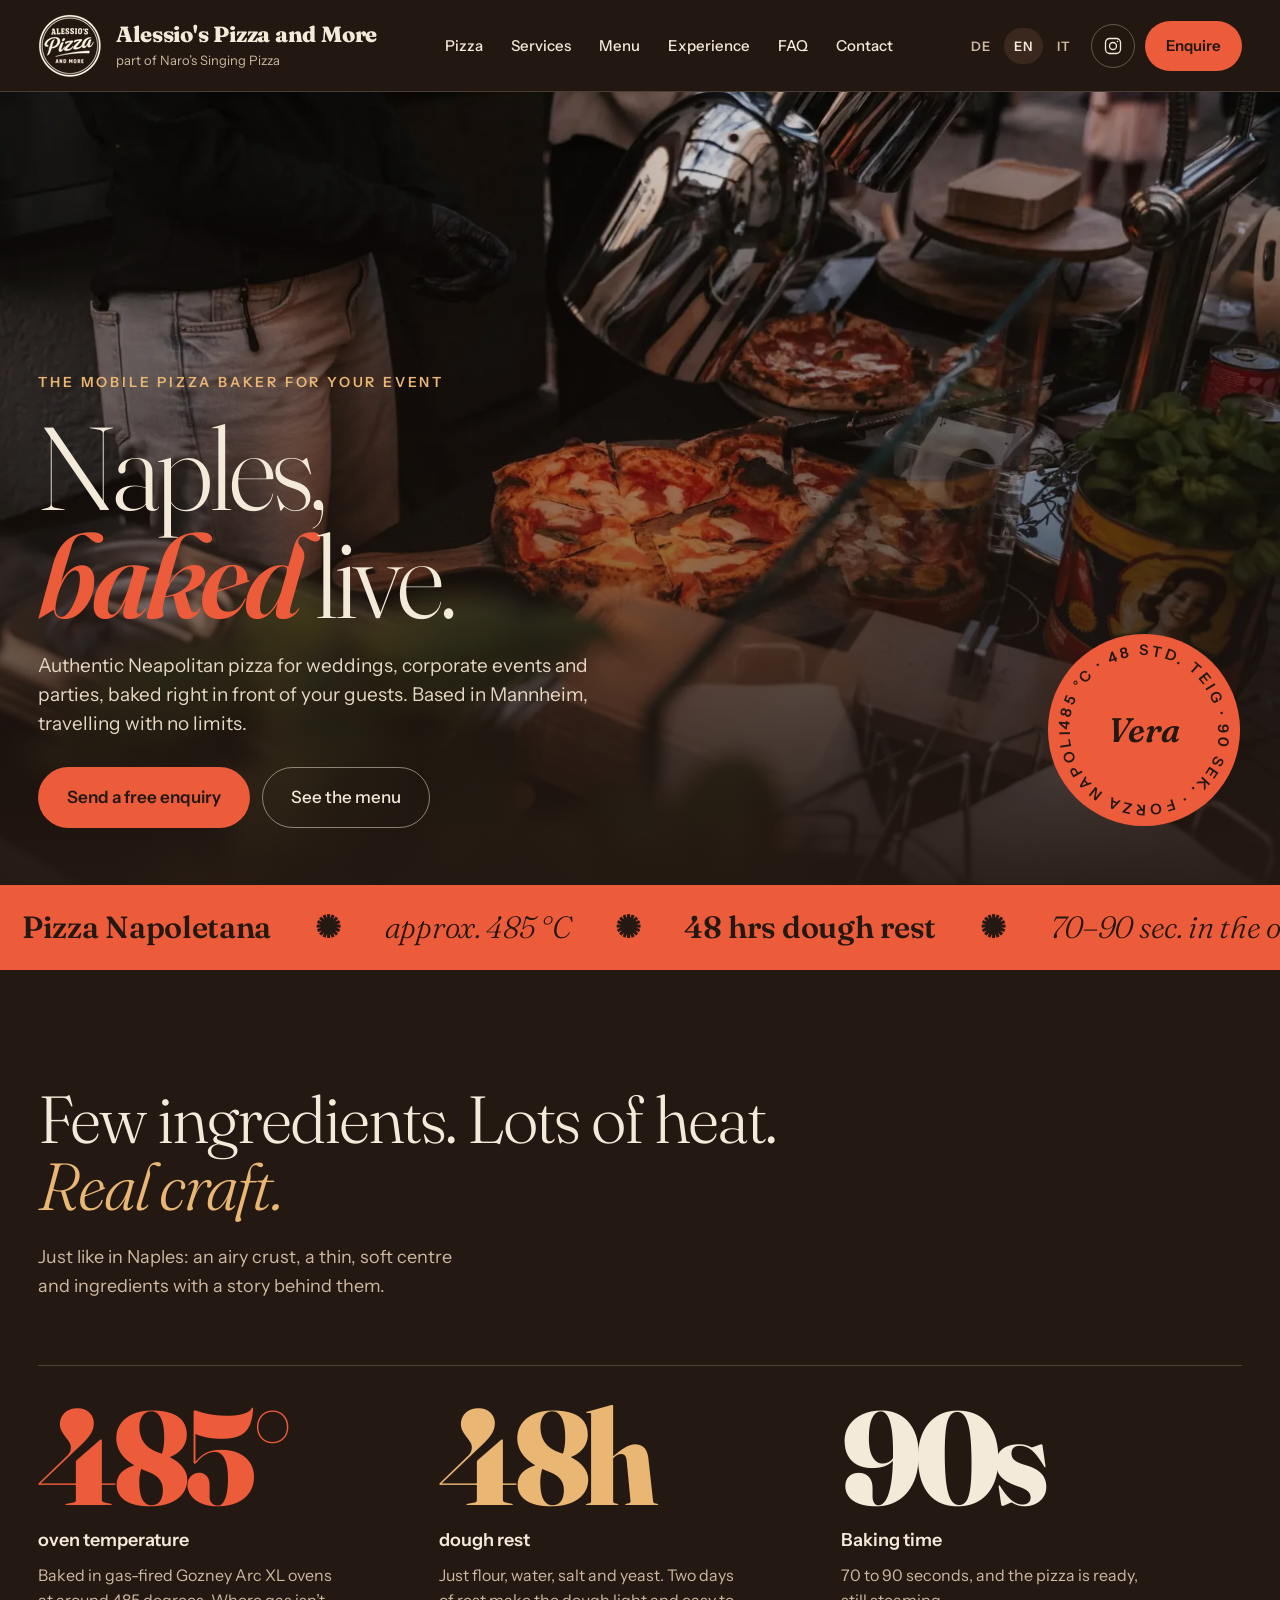
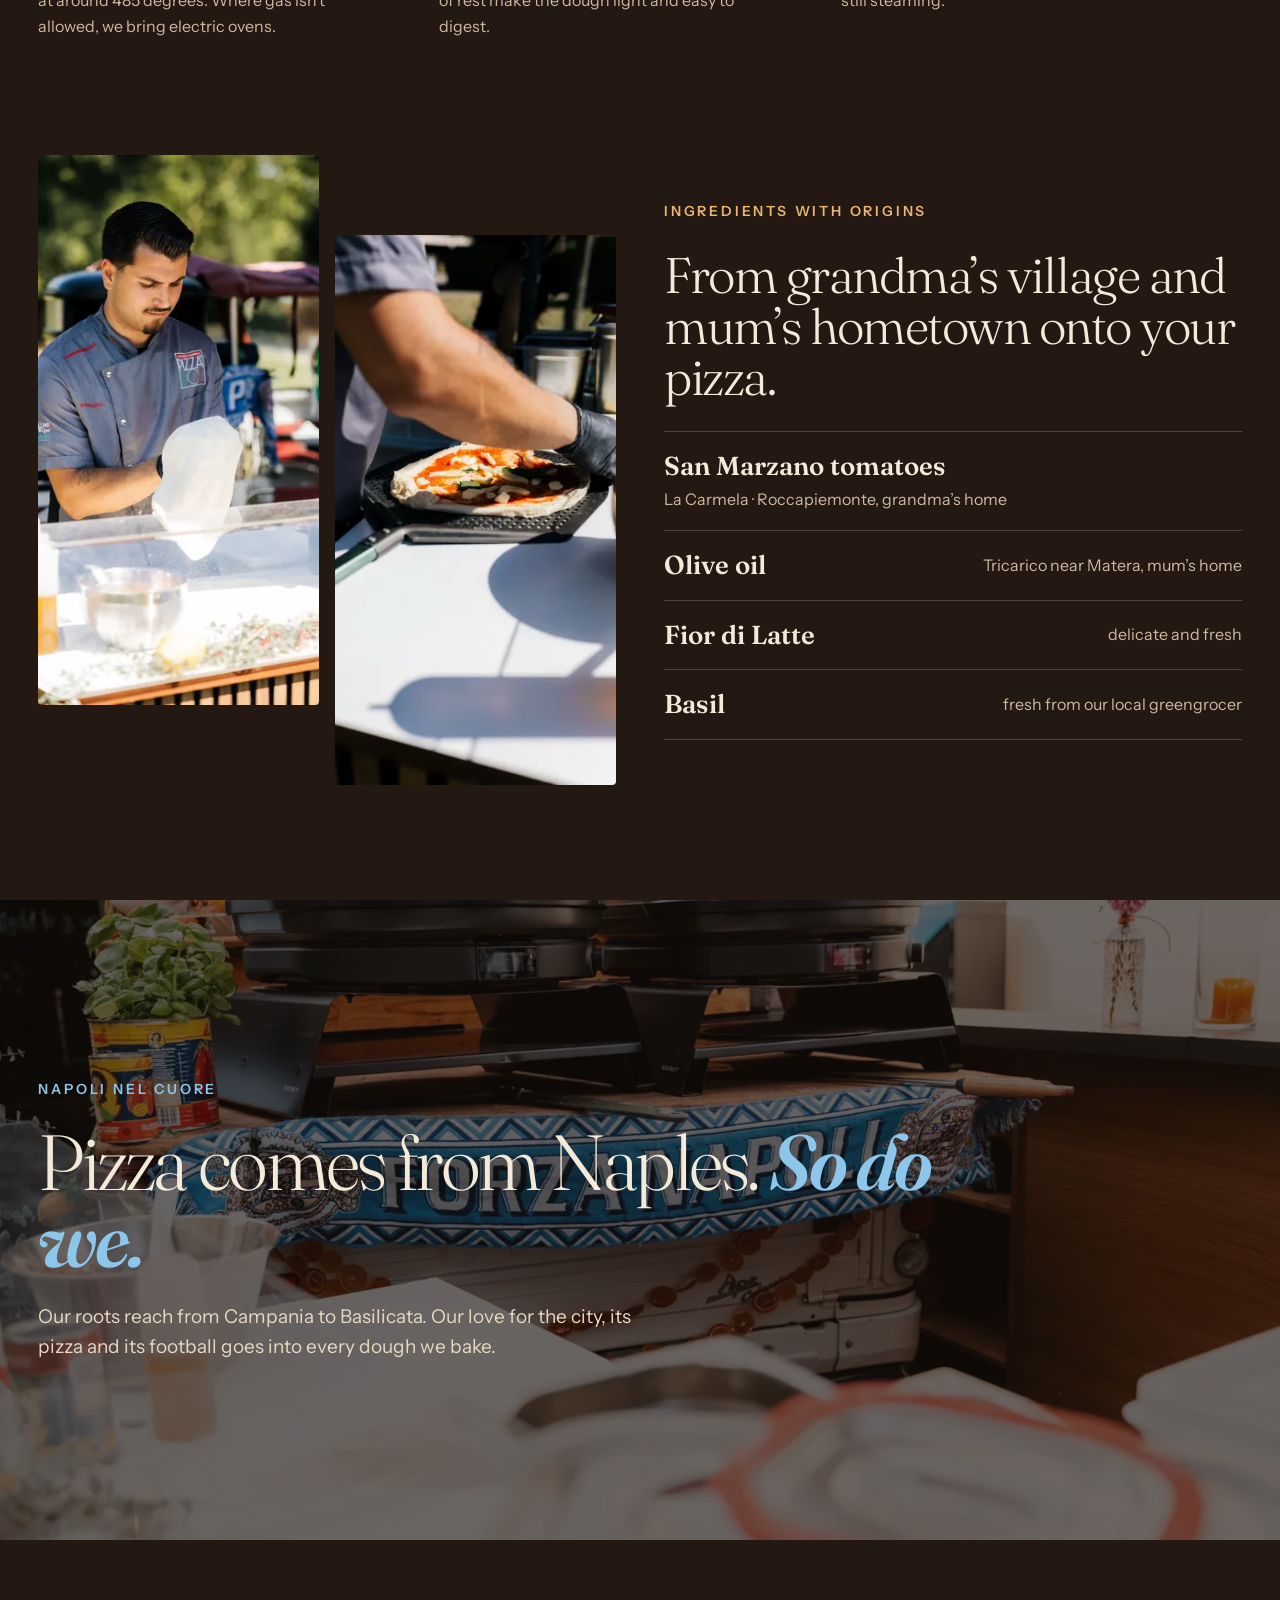
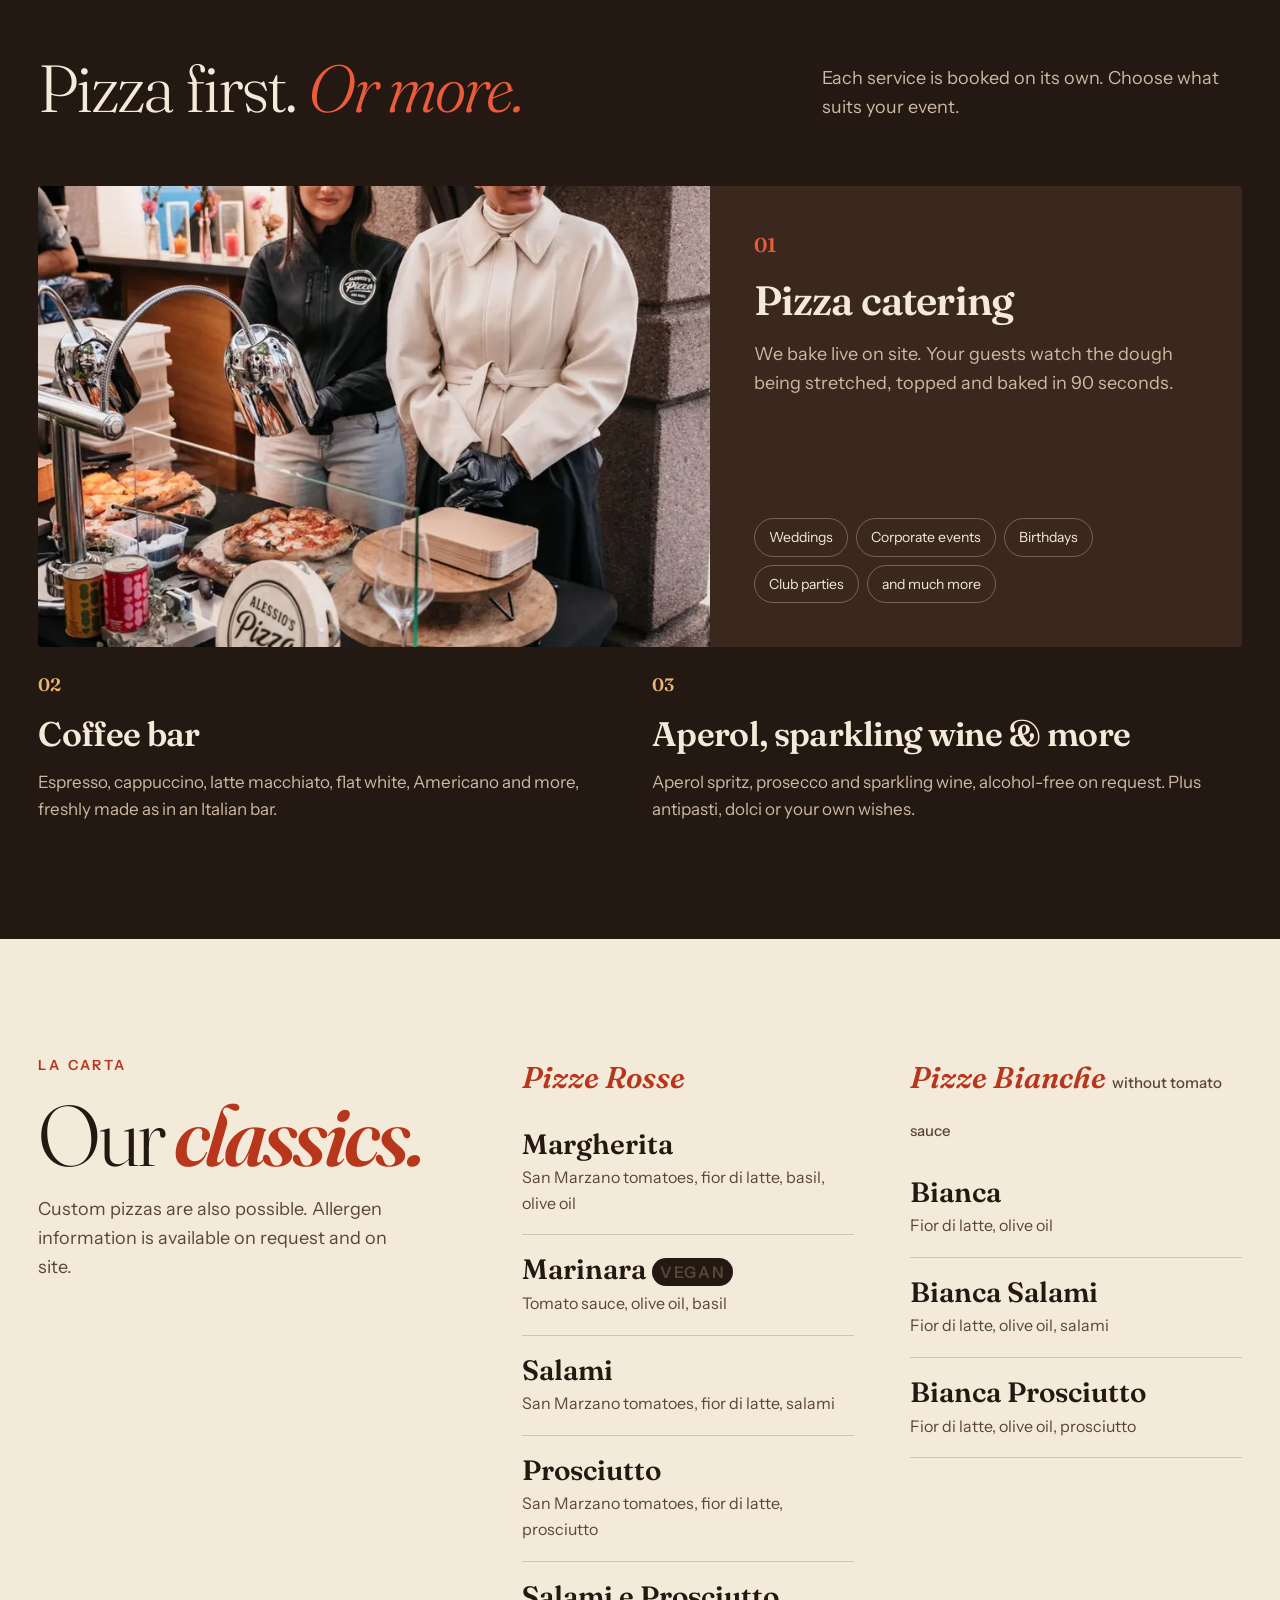
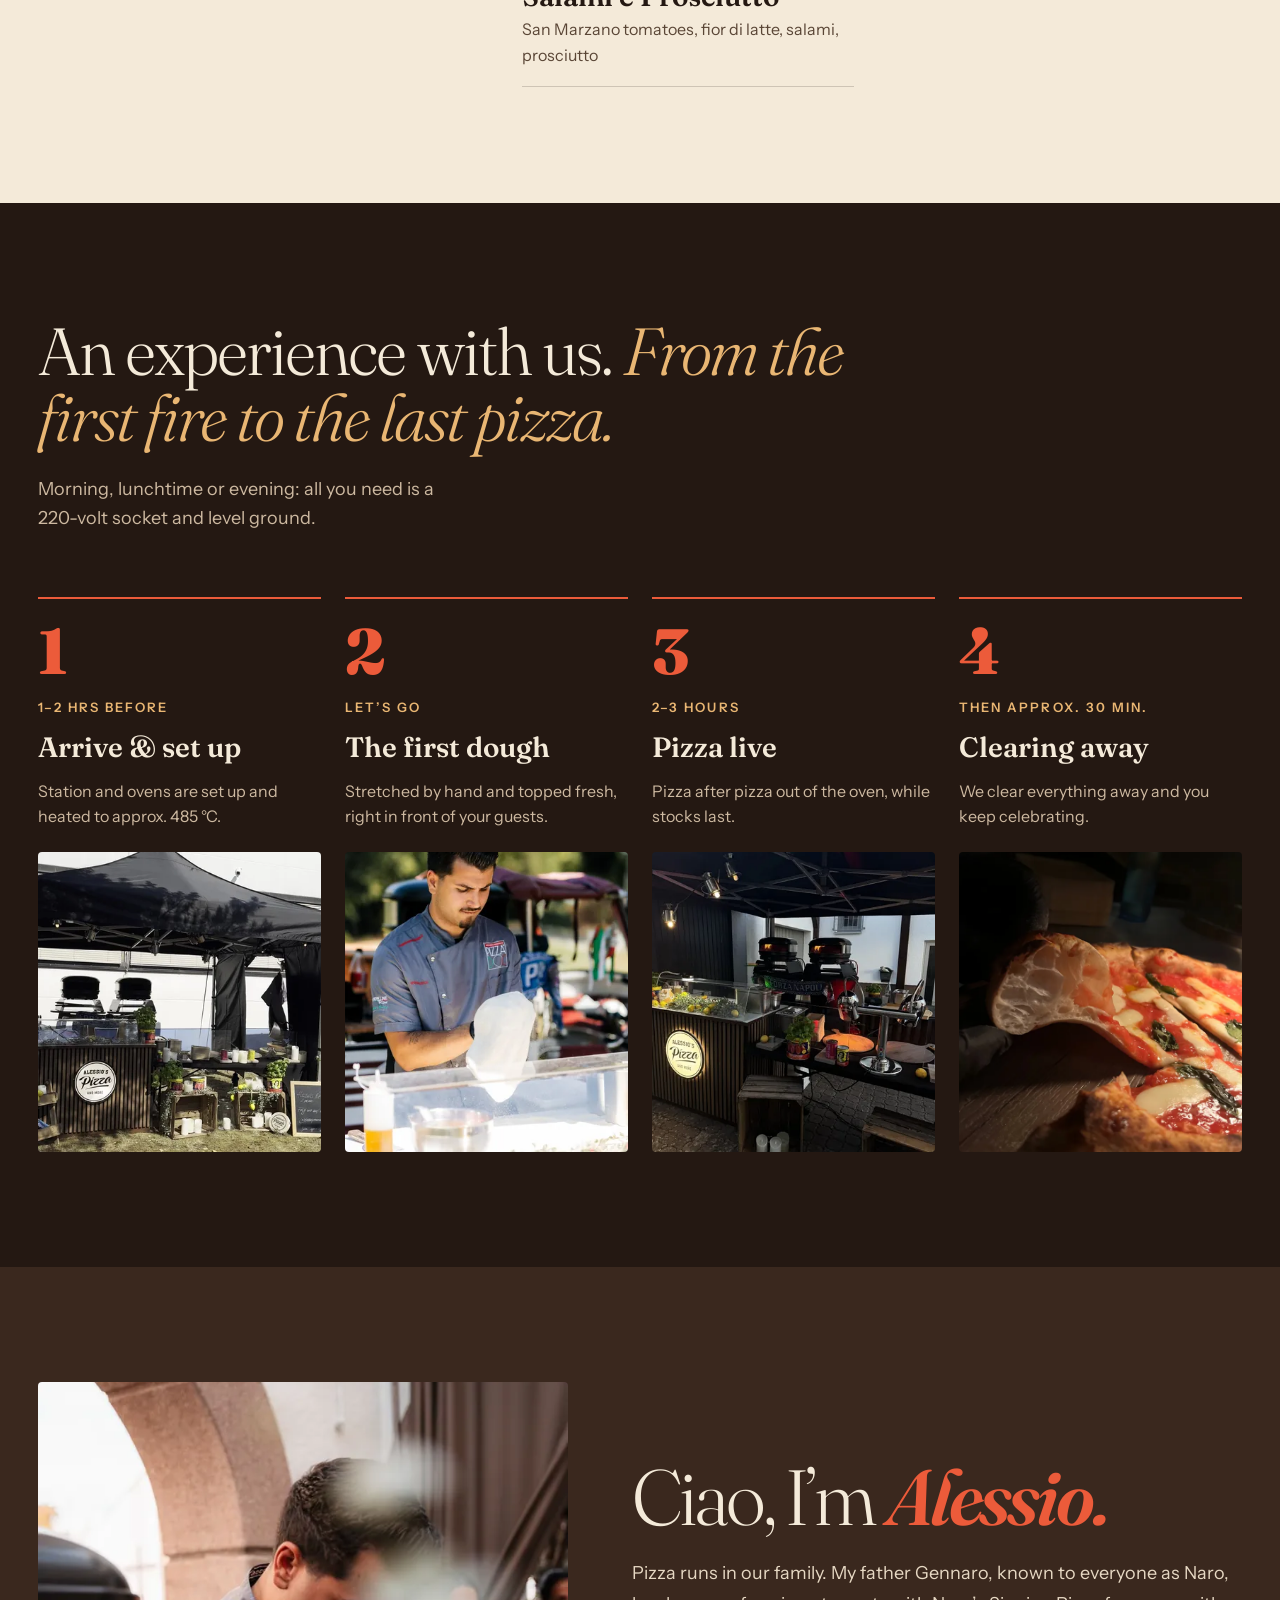
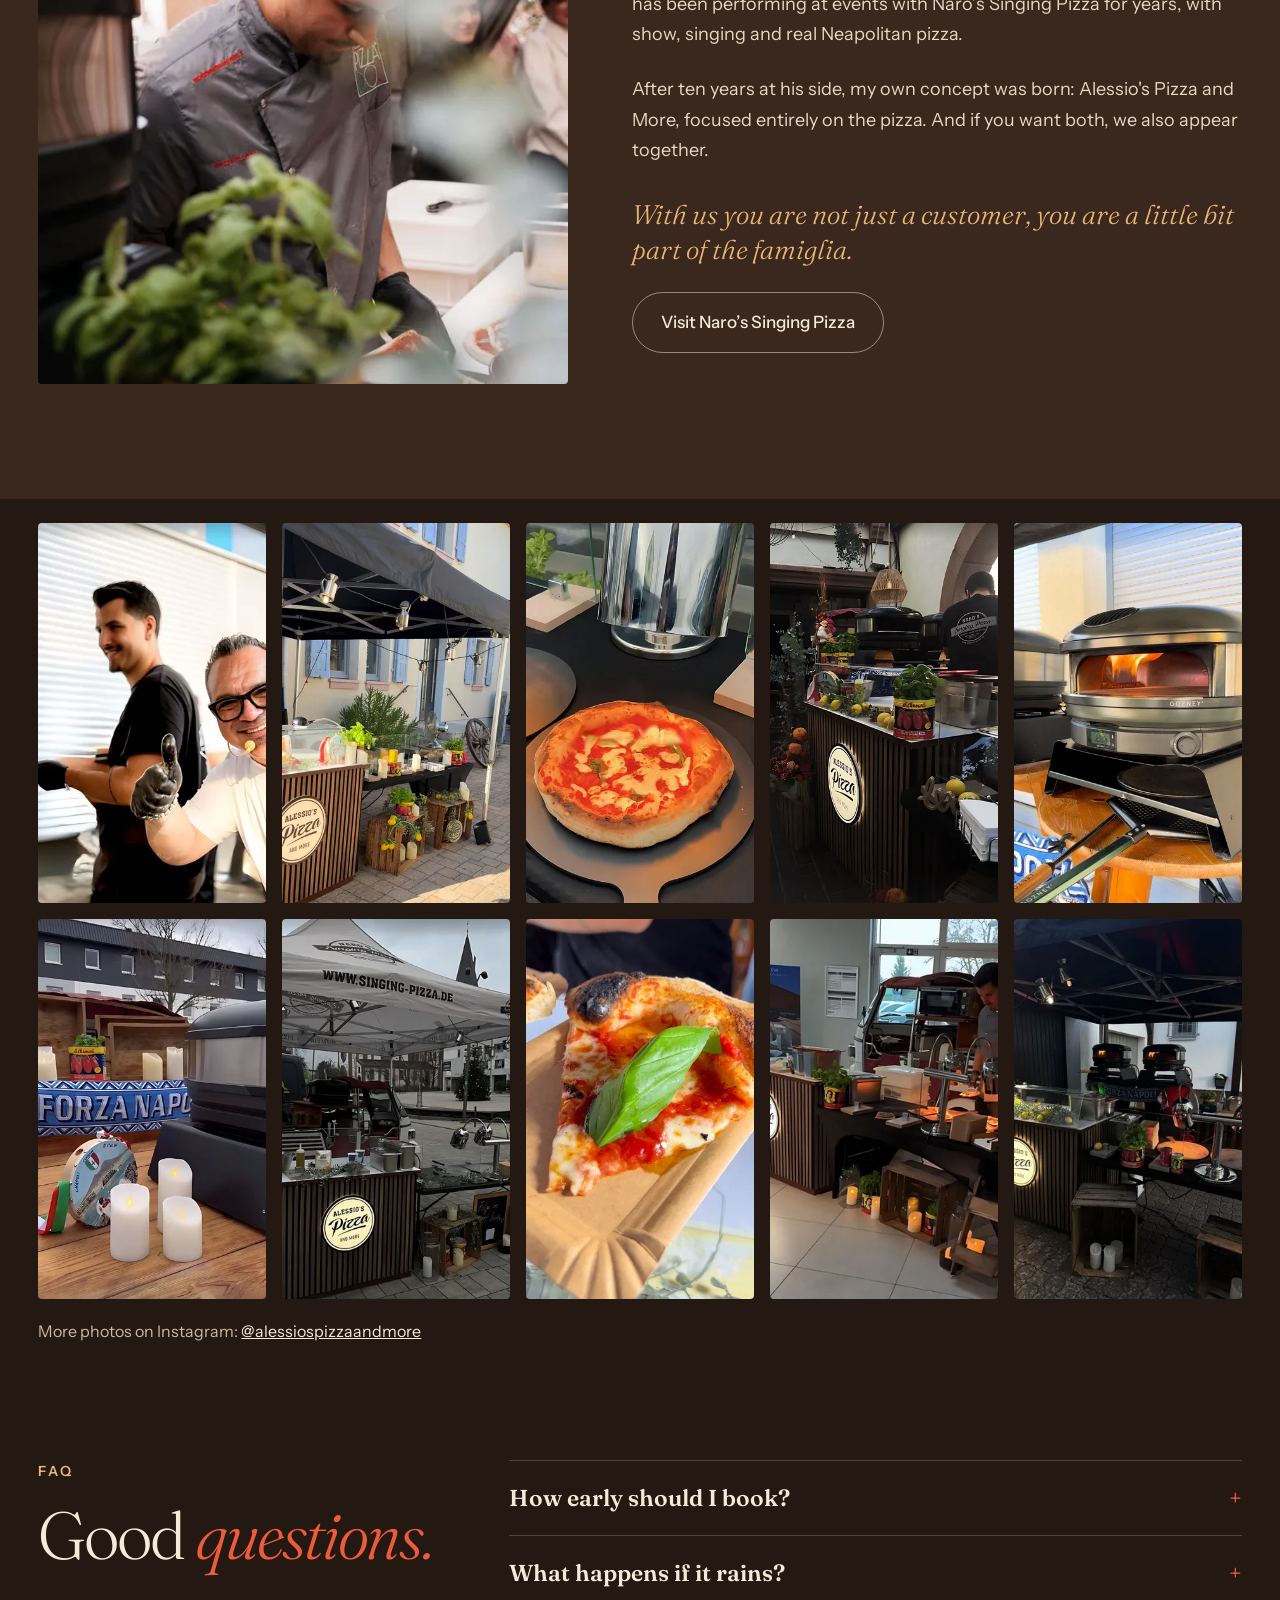
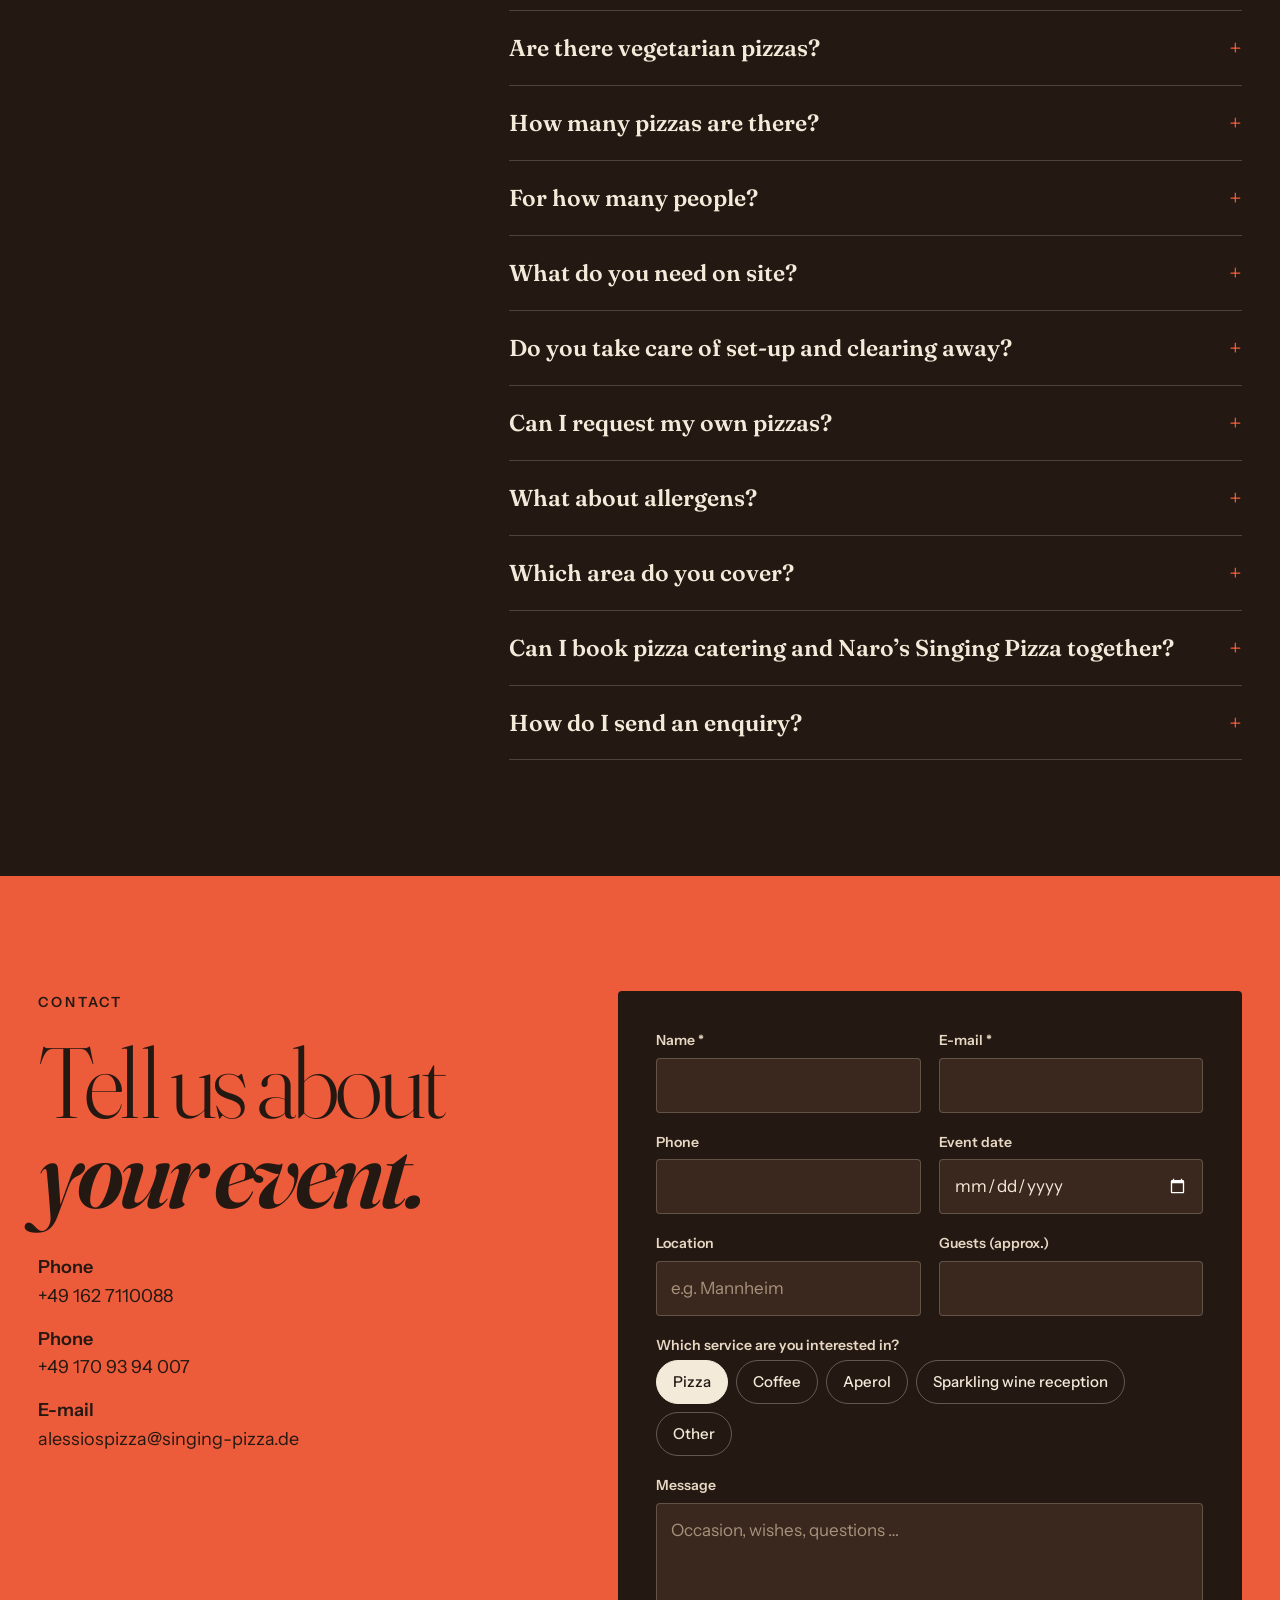
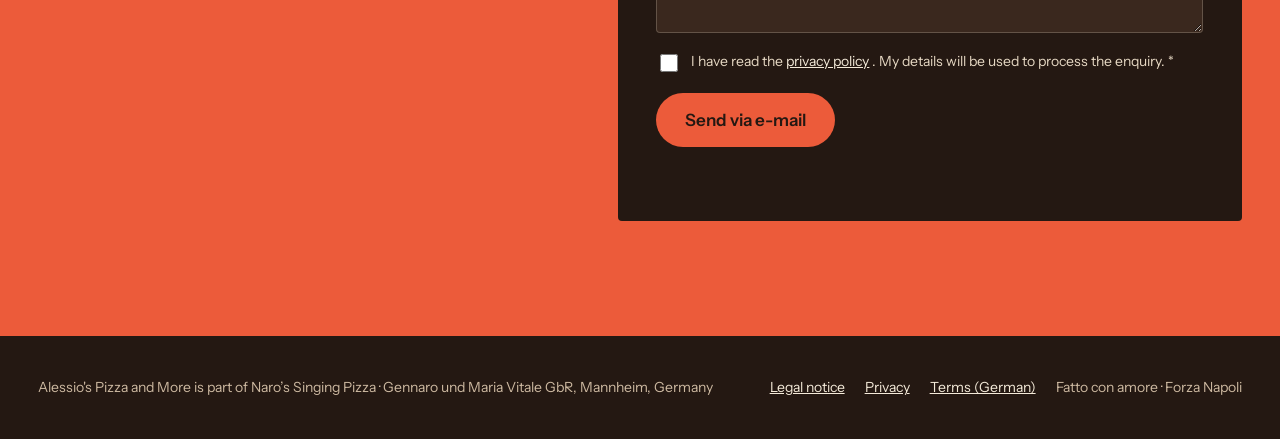
<file: en/index.html>
<!doctype html>
<html lang="en">
<head>
<meta charset="utf-8">
<meta name="viewport" content="width=device-width, initial-scale=1, viewport-fit=cover">
<title>Pizza catering Mannheim – Alessio's Pizza and More | Neapolitan pizza live</title>
<meta name="description" content="Pizza catering in and around Mannheim: authentic Neapolitan pizza, baked live at weddings, corporate events and birthdays. Plus coffee bar, Aperol bar and sparkling wine reception. Part of Naro’s Singing Pizza.">
<link rel="canonical" href="https://alessiovitale10-art.github.io/Alessios-Pizza-and-More/en/">
<meta property="og:type" content="website">
<meta property="og:site_name" content="Alessio's Pizza and More">
<meta property="og:locale" content="en_GB">
<meta property="og:url" content="https://alessiovitale10-art.github.io/Alessios-Pizza-and-More/en/">
<meta property="og:title" content="Alessio's Pizza and More – Neapolitan pizza baked live at your event">
<meta property="og:description" content="Pizza catering in and around Mannheim: authentic Neapolitan pizza, baked live at your event.">
<meta property="og:image" content="https://alessiovitale10-art.github.io/Alessios-Pizza-and-More/assets/img/vorschau-en.jpg">
<meta property="og:image:width" content="1200">
<meta property="og:image:height" content="630">
<meta property="og:image:alt" content="Alessio's Pizza and More – Neapolitan pizza, baked live at your event">
<meta name="twitter:card" content="summary_large_image">
<meta name="robots" content="index, follow, max-image-preview:large">
<meta name="theme-color" content="#241812">
<link rel="alternate" hreflang="de" href="https://alessiovitale10-art.github.io/Alessios-Pizza-and-More/">
<link rel="alternate" hreflang="en" href="https://alessiovitale10-art.github.io/Alessios-Pizza-and-More/en/">
<link rel="alternate" hreflang="it" href="https://alessiovitale10-art.github.io/Alessios-Pizza-and-More/it/">
<link rel="alternate" hreflang="x-default" href="https://alessiovitale10-art.github.io/Alessios-Pizza-and-More/">
<link rel="apple-touch-icon" href="../assets/img/logo-original.png">
<script type="application/ld+json">
{
 "@context": "https://schema.org",
 "@type": "FoodEstablishment",
 "@id": "https://alessiovitale10-art.github.io/Alessios-Pizza-and-More/#catering",
 "name": "Alessio's Pizza and More",
 "alternateName": "Alessios Pizza and More",
 "description": "Pizza catering in and around Mannheim: authentic Neapolitan pizza, baked live at weddings, corporate events and birthdays. Plus coffee bar, Aperol bar and sparkling wine reception. Part of Naro’s Singing Pizza.",
 "url": "https://alessiovitale10-art.github.io/Alessios-Pizza-and-More/en/",
 "image": [
  "https://alessiovitale10-art.github.io/Alessios-Pizza-and-More/assets/img/vorschau-en.jpg",
  "https://alessiovitale10-art.github.io/Alessios-Pizza-and-More/assets/media/pizza-hero.jpg"
 ],
 "logo": "https://alessiovitale10-art.github.io/Alessios-Pizza-and-More/assets/img/logo-original.png",
 "servesCuisine": [
  "Pizza Napoletana",
  "Italienisch"
 ],
 "priceRange": "€€",
 "telephone": "+49 162 7110088",
 "email": "alessiospizza@singing-pizza.de",
 "address": {
  "@type": "PostalAddress",
  "streetAddress": "Hirschhorner Straße 13a",
  "postalCode": "68259",
  "addressLocality": "Mannheim",
  "addressRegion": "Baden-Württemberg",
  "addressCountry": "DE"
 },
 "areaServed": [
  {
   "@type": "City",
   "name": "Mannheim"
  },
  {
   "@type": "AdministrativeArea",
   "name": "Rhein-Neckar"
  }
 ],
 "sameAs": [
  "https://www.instagram.com/alessiospizzaandmore/"
 ],
 "parentOrganization": {
  "@type": "Organization",
  "name": "Naro’s Singing Pizza",
  "url": "https://singing-pizza.de/",
  "legalName": "Gennaro und Maria Vitale GbR"
 },
 "hasMenu": "https://alessiovitale10-art.github.io/Alessios-Pizza-and-More/#karte",
 "availableLanguage": [
  "de",
  "en",
  "it"
 ],
 "makesOffer": [
  {
   "@type": "Offer",
   "itemOffered": {
    "@type": "Service",
    "name": "Pizza-Catering"
   }
  },
  {
   "@type": "Offer",
   "itemOffered": {
    "@type": "Service",
    "name": "Kaffee-Bar"
   }
  },
  {
   "@type": "Offer",
   "itemOffered": {
    "@type": "Service",
    "name": "Aperol & Spritz-Bar"
   }
  },
  {
   "@type": "Offer",
   "itemOffered": {
    "@type": "Service",
    "name": "Sektempfang"
   }
  }
 ]
}
</script>
<link rel="icon" href="../assets/img/logo.png">
<link rel="preload" as="image" href="../assets/media/pizza-hero.jpg" imagesrcset="../assets/media/pizza-hero-400.webp 400w, ../assets/media/pizza-hero-640.webp 640w, ../assets/media/pizza-hero-800.webp 800w, ../assets/media/pizza-hero-1200.webp 1200w, ../assets/media/pizza-hero-1600.webp 1600w, ../assets/media/pizza-hero-2000.webp 2000w" imagesizes="(min-width: 1300px) 100vw, 1300px" fetchpriority="high">
<link rel="preload" as="font" type="font/woff2" href="../assets/fonts/Fraunces-39ce2001.woff2" crossorigin>
<link rel="preload" as="font" type="font/woff2" href="../assets/fonts/InstrumentSans-046090ca.woff2" crossorigin>
<link rel="stylesheet" href="../assets/css/fonts2.css?v=202611181654">
<link rel="stylesheet" href="../assets/css/neu.css?v=202611181654">
<!--faq-ld--><script type="application/ld+json">{"@context": "https://schema.org", "@type": "FAQPage", "mainEntity": [{"@type": "Question", "name": "How early should I book?", "acceptedAnswer": {"@type": "Answer", "text": "As early as possible, ideally as soon as your date is set. Weekends in the wedding and summer season in particular book up quickly. Still, feel free to ask at short notice, sometimes it works out."}}, {"@type": "Question", "name": "What happens if it rains?", "acceptedAnswer": {"@type": "Answer", "text": "Rain is no problem for us: we work under our tent or parasol and keep baking as normal. In a storm or thunderstorm we may have to pause briefly. And in severe weather where wind or lightning puts guests and team at risk, safety comes first. We then agree with you on site how to continue."}}, {"@type": "Question", "name": "Are there vegetarian pizzas?", "acceptedAnswer": {"@type": "Answer", "text": "Yes. Our Marinara with tomato sauce, olive oil and basil is even vegan. The Margherita and the Bianca also contain no meat or sausage."}}, {"@type": "Question", "name": "How many pizzas are there?", "acceptedAnswer": {"@type": "Answer", "text": "During your event we keep baking fresh pizzas while stocks last. We agree on the quantity with you beforehand based on your number of guests."}}, {"@type": "Question", "name": "For how many people?", "acceptedAnswer": {"@type": "Answer", "text": "We are flexible: there is no minimum and no maximum number of guests. Whether a small garden party or a large corporate event, just ask us."}}, {"@type": "Question", "name": "What do you need on site?", "acceptedAnswer": {"@type": "Answer", "text": "Just a 220-volt power socket and level ground. We bring ovens, counter, ingredients and equipment; otherwise we are completely self-sufficient."}}, {"@type": "Question", "name": "Do you take care of set-up and clearing away?", "acceptedAnswer": {"@type": "Answer", "text": "Yes. We set up before the event, bake live and clear everything away at the end. You don’t have to worry about a thing."}}, {"@type": "Question", "name": "Can I request my own pizzas?", "acceptedAnswer": {"@type": "Answer", "text": "Of course. The pizzas from our menu are included; custom pizzas are possible for an extra charge. Just ask us."}}, {"@type": "Question", "name": "What about allergens?", "acceptedAnswer": {"@type": "Answer", "text": "Information on allergens and additives is available on request and on site. Ideally, let us know in your enquiry what we should look out for."}}, {"@type": "Question", "name": "Which area do you cover?", "acceptedAnswer": {"@type": "Answer", "text": "We are based in Mannheim, but we travel with no limits. Wherever your event is, just ask and we will find a solution."}}, {"@type": "Question", "name": "Can I book pizza catering and Naro’s Singing Pizza together?", "acceptedAnswer": {"@type": "Answer", "text": "Yes, my father and I also appear together. I make sure all guests are well fed, and Naro brings the atmosphere with music and pizza."}}, {"@type": "Question", "name": "How do I send an enquiry?", "acceptedAnswer": {"@type": "Answer", "text": "Simply use the form below: enter date, location and approximate number of guests and send it by e-mail. You will receive a personal, no-obligation quote from us."}}]}</script><!--/faq-ld-->
</head>
<body>
<a class="skip" href="#inhalt">Skip to content</a>

<header class="kopf">
  <div class="kopf-in">
    <a class="marke" href="#top" aria-label="Alessio's Pizza and More – home">
      <img src="../assets/img/logo-hell.png" srcset="../assets/img/logo-hell-64.webp 1x, ../assets/img/logo-hell-128.webp 2x, ../assets/img/logo-hell-192.webp 3x" alt="" width="64" height="64">
      <span class="marke-txt">
        <span class="marke-name">Alessio's Pizza and&nbsp;More</span>
        <span class="marke-sub">part of Naro’s Singing Pizza</span>
      </span>
    </a>
    <nav class="navi" aria-label="Main menu">
      <a href="#pizza">Pizza</a>
      <a href="#angebot">Services</a>
      <a href="#karte">Menu</a>
      <a href="#erlebnis">Experience</a>
      <a href="#faq">FAQ</a>
      <a href="#kontakt">Contact</a>
    </nav>
    <div class="kopf-rechts">
      <nav class="sprachen" aria-label="Language"><a href="../" hreflang="de" lang="de">DE</a><a href="../en/" hreflang="en" lang="en" aria-current="true">EN</a><a href="../it/" hreflang="it" lang="it">IT</a></nav>
      <a class="rund-btn" href="https://www.instagram.com/alessiospizzaandmore/" target="_blank" rel="noopener" aria-label="Instagram @alessiospizzaandmore"><svg width="20" height="20" viewBox="0 0 24 24" fill="none" stroke="currentColor" stroke-width="1.6" aria-hidden="true"><rect x="3" y="3" width="18" height="18" rx="5"/><circle cx="12" cy="12" r="4.2"/><circle cx="17.4" cy="6.6" r="1" fill="currentColor" stroke="none"/></svg></a>
      <a class="btn btn-tom" href="#kontakt">Enquire</a>
      <details class="mobil-menue">
        <summary class="rund-btn" aria-label="Menu"><span class="burger-linien"></span></summary>
        <nav class="mobil-panel" aria-label="Menu">
          <a href="#pizza">Pizza</a>
          <a href="#angebot">Services</a>
          <a href="#karte">Menu</a>
          <a href="#erlebnis">Experience</a>
          <a href="#ueber-mich">About me</a>
          <a href="#faq">FAQ</a>
          <a href="#kontakt">Contact</a>
          <nav class="sprachen" aria-label="Language"><a href="../" hreflang="de" lang="de">DE</a><a href="../en/" hreflang="en" lang="en" aria-current="true">EN</a><a href="../it/" hreflang="it" lang="it">IT</a></nav>
          <a class="btn btn-tom" href="#kontakt">Enquire</a>
        </nav>
      </details>
    </div>
  </div>
</header>

<main id="inhalt">
  <section class="opener" id="top">
    <img class="opener-bild" src="../assets/media/pizza-hero.jpg" srcset="../assets/media/pizza-hero-400.webp 400w, ../assets/media/pizza-hero-640.webp 640w, ../assets/media/pizza-hero-800.webp 800w, ../assets/media/pizza-hero-1200.webp 1200w, ../assets/media/pizza-hero-1600.webp 1600w, ../assets/media/pizza-hero-2000.webp 2000w" sizes="(min-width: 1300px) 100vw, 1300px" width="2000" height="1333" alt="Freshly baked Pizza Napoletana at our station" fetchpriority="high">
    <div class="opener-schleier"></div>
    <div class="opener-in">
      <div class="opener-text">
        <span class="kicker">The mobile pizza baker for your event</span>
        <h1>Naples,<br><em>baked</em> live.</h1>
        <p>Authentic Neapolitan pizza for weddings, corporate events and parties, baked right in front of your guests. Based in Mannheim, travelling with no limits.</p>
        <div class="knopfreihe">
          <a class="btn btn-tom" href="#kontakt">Send a free enquiry</a>
          <a class="btn btn-line" href="#karte">See the menu</a>
        </div>
      </div>
      <div class="stempel" aria-hidden="true">
        <svg viewBox="0 0 200 200">
          <defs><path id="kreis" d="M100,100 m-76,0 a76,76 0 1,1 152,0 a76,76 0 1,1 -152,0"/></defs>
          <circle cx="100" cy="100" r="98" fill="#ec5b3a"/>
          <text font-family="Instrument Sans, sans-serif" font-size="15" font-weight="600" letter-spacing="3.2" fill="#241812"><textPath href="#kreis">485 °C · 48 STD. TEIG · 90 SEK. · FORZA NAPOLI ·</textPath></text>
        </svg>
        <span>Vera</span>
      </div>
    </div>
  </section>

  <div class="laufband" role="img" aria-label="Pizza Napoletana: approx. 485 °C, 48 hrs dough rest, 70–90 sec. in the oven">
    <div class="laufband-spur">
      <div class="laufband-teil"><span>Pizza Napoletana</span><span>✺</span><em>approx. 485 °C</em><span>✺</span><span>48 hrs dough rest</span><span>✺</span><em>70–90 sec. in the oven</em><span>✺</span><span>San Marzano</span><span>✺</span><em>Fior di Latte</em><span>✺</span><span>Forza Napoli</span><span>✺</span></div>
      <div class="laufband-teil" aria-hidden="true"><span>Pizza Napoletana</span><span>✺</span><em>approx. 485 °C</em><span>✺</span><span>48 hrs dough rest</span><span>✺</span><em>70–90 sec. in the oven</em><span>✺</span><span>San Marzano</span><span>✺</span><em>Fior di Latte</em><span>✺</span><span>Forza Napoli</span><span>✺</span></div>
    </div>
  </div>

  <section class="sec" id="pizza">
    <div class="sec-head">
      <h2 class="h-xl">Few ingredients. Lots of heat. <em style="color:var(--gold)">Real craft.</em></h2>
      <p class="lead">Just like in Naples: an airy crust, a thin, soft centre and ingredients with a story behind them.</p>
    </div>
    <div class="zahlen">
      <div class="zahl"><b style="color:var(--tom)">485°</b><strong>oven temperature</strong><span>Baked in gas-fired Gozney Arc XL ovens at around 485 degrees. Where gas isn’t allowed, we bring electric ovens.</span></div>
      <div class="zahl"><b style="color:var(--gold)">48h</b><strong>dough rest</strong><span>Just flour, water, salt and yeast. Two days of rest make the dough light and easy to digest.</span></div>
      <div class="zahl"><b>90s</b><strong>Baking time</strong><span>70 to 90 seconds, and the pizza is ready, still steaming.</span></div>
    </div>
  </section>

  <section class="zutaten">
    <div class="zutaten-bilder">
      <img src="../assets/media/teig.jpg" srcset="../assets/media/teig-400.webp 400w, ../assets/media/teig-640.webp 640w, ../assets/media/teig-800.webp 800w, ../assets/media/teig-1179.webp 1179w" sizes="(max-width: 760px) 100vw, (max-width: 960px) 46vw, 29vw" width="1179" height="1768" alt="Alessio stretching the dough by hand" loading="lazy" decoding="async">
      <img src="../assets/media/belegen.jpg" srcset="../assets/media/belegen-400.webp 400w, ../assets/media/belegen-640.webp 640w, ../assets/media/belegen-800.webp 800w, ../assets/media/belegen-1179.webp 1179w" sizes="(max-width: 960px) 46vw, 29vw" width="1179" height="1768" alt="Topping a Margherita on the peel" loading="lazy" decoding="async">
    </div>
    <div class="zutaten-text">
      <span class="kicker">Ingredients with origins</span>
      <h2>From grandma’s village and mum’s hometown onto your pizza.</h2>
      <ul class="zutaten-liste">
        <li><b>San Marzano tomatoes</b><span>La Carmela · Roccapiemonte, grandma’s home</span></li>
        <li><b>Olive oil</b><span>Tricarico near Matera, mum’s home</span></li>
        <li><b>Fior di Latte</b><span>delicate and fresh</span></li>
        <li><b>Basil</b><span>fresh from our local greengrocer</span></li>
      </ul>
    </div>
  </section>

  <section class="napoli" aria-labelledby="napoli-titel">
    <img src="../assets/media/forza-napoli.jpg" srcset="../assets/media/forza-napoli-400.webp 400w, ../assets/media/forza-napoli-640.webp 640w, ../assets/media/forza-napoli-800.webp 800w, ../assets/media/forza-napoli-1200.webp 1200w, ../assets/media/forza-napoli-1600.webp 1600w, ../assets/media/forza-napoli-1800.webp 1800w" sizes="(min-width: 960px) 100vw, 960px" width="1800" height="1200" alt="Forza Napoli scarf in front of our pizza ovens" loading="lazy" decoding="async">
    <div class="napoli-schleier"></div>
    <div class="napoli-in">
      <span class="kicker">Napoli nel cuore</span>
      <p class="napoli-titel" id="napoli-titel">Pizza comes from Naples. <em>So do we.</em></p>
      <p>Our roots reach from Campania to Basilicata. Our love for the city, its pizza and its football goes into every dough we bake.</p>
    </div>
  </section>

  <section class="sec" id="angebot">
    <div class="sec-head">
      <h2 class="h-xl">Pizza first. <em style="color:var(--tom)">Or more.</em></h2>
      <p class="lead">Each service is booked on its own. Choose what suits your event.</p>
    </div>
    <a class="angebot-gross" href="#kontakt" id="pizza-catering">
      <img src="../assets/media/team-station.jpg" srcset="../assets/media/team-station-400.webp 400w, ../assets/media/team-station-640.webp 640w, ../assets/media/team-station-800.webp 800w, ../assets/media/team-station-933.webp 933w" sizes="(max-width: 980px) 100vw, 54vw" width="933" height="1400" alt="Our team at the pizza station at an event" loading="lazy" decoding="async">
      <span class="angebot-gross-text">
        <span>
          <span class="nr">01</span>
          <h3>Pizza catering</h3>
          <p>We bake live on site. Your guests watch the dough being stretched, topped and baked in 90 seconds.</p>
        </span>
        <ul class="tags"><li>Weddings</li><li>Corporate events</li><li>Birthdays</li><li>Club parties</li><li>and much more</li></ul>
      </span>
    </a>
    <div class="angebot-klein">
      <article id="kaffee">
        <span class="nr">02</span>
        <h3>Coffee bar</h3>
        <p>Espresso, cappuccino, latte macchiato, flat white, Americano and more, freshly made as in an Italian bar.</p>
      </article>
      <article id="mehr">
        <span class="nr">03</span>
        <h3>Aperol, sparkling wine &amp; more</h3>
        <p>Aperol spritz, prosecco and sparkling wine, alcohol-free on request. Plus antipasti, dolci or your own wishes.</p>
      </article>
    </div>
  </section>

  <section class="sec karte" id="karte">
    <div class="karte-in">
      <div class="karte-kopf">
        <span class="kicker">La Carta</span>
        <h2 class="karte-titel">Our <em>classics.</em></h2>
        <p>Custom pizzas are also possible. Allergen information is available on request and on site.</p>
      </div>
      <div class="karte-spalten">
        <div>
          <h3>Pizze Rosse</h3>
          <div class="gericht"><b>Margherita</b><span>San Marzano tomatoes, fior di latte, basil, olive oil</span></div>
          <div class="gericht"><b>Marinara <span class="vegan">Vegan</span></b><span>Tomato sauce, olive oil, basil</span></div>
          <div class="gericht"><b>Salami</b><span>San Marzano tomatoes, fior di latte, salami</span></div>
          <div class="gericht"><b>Prosciutto</b><span>San Marzano tomatoes, fior di latte, prosciutto</span></div>
          <div class="gericht"><b>Salami e Prosciutto</b><span>San Marzano tomatoes, fior di latte, salami, prosciutto</span></div>
        </div>
        <div>
          <h3>Pizze Bianche <small>without tomato sauce</small></h3>
          <div class="gericht"><b>Bianca</b><span>Fior di latte, olive oil</span></div>
          <div class="gericht"><b>Bianca Salami</b><span>Fior di latte, olive oil, salami</span></div>
          <div class="gericht"><b>Bianca Prosciutto</b><span>Fior di latte, olive oil, prosciutto</span></div>
        </div>
      </div>
    </div>
  </section>

  <section class="sec" id="erlebnis">
    <div class="sec-head">
      <h2 class="h-xl">An experience with us. <em style="color:var(--gold)">From the first fire to the last pizza.</em></h2>
      <p class="lead">Morning, lunchtime or evening: all you need is a 220-volt socket and level ground.</p>
    </div>
    <ol class="schritte">
      <li><span class="schritt-nr">1</span><span class="schritt-zeit">1–2 hrs before</span><h3>Arrive &amp; set up</h3><p>Station and ovens are set up and heated to approx. 485 °C.</p><img class="rund" src="../assets/media/zelt.jpg" srcset="../assets/media/zelt-400.webp 400w, ../assets/media/zelt-640.webp 640w, ../assets/media/zelt-800.webp 800w, ../assets/media/zelt-900.webp 900w" sizes="(max-width: 600px) 100vw, (max-width: 900px) 46vw, (max-width: 1100px) 31vw, 23vw" width="900" height="1600" alt="Pizza tent on a summer lawn" loading="lazy" decoding="async"></li>
      <li><span class="schritt-nr">2</span><span class="schritt-zeit">Let’s go</span><h3>The first dough</h3><p>Stretched by hand and topped fresh, right in front of your guests.</p><img class="rund" src="../assets/media/teig.jpg" srcset="../assets/media/teig-400.webp 400w, ../assets/media/teig-640.webp 640w, ../assets/media/teig-800.webp 800w, ../assets/media/teig-1179.webp 1179w" sizes="(max-width: 600px) 100vw, (max-width: 900px) 46vw, (max-width: 1100px) 31vw, 23vw" width="1179" height="1768" alt="The dough is stretched by hand" loading="lazy" decoding="async"></li>
      <li><span class="schritt-nr">3</span><span class="schritt-zeit">2–3 hours</span><h3>Pizza live</h3><p>Pizza after pizza out of the oven, while stocks last.</p><img class="rund" src="../assets/media/abendstation.jpg" srcset="../assets/media/abendstation-400.webp 400w, ../assets/media/abendstation-640.webp 640w, ../assets/media/abendstation-800.webp 800w, ../assets/media/abendstation-1050.webp 1050w" sizes="(max-width: 600px) 100vw, (max-width: 900px) 46vw, (max-width: 1100px) 31vw, 23vw" width="1050" height="1400" alt="Pizza station in the evening with two ovens" loading="lazy" decoding="async"></li>
      <li><span class="schritt-nr">4</span><span class="schritt-zeit">Then approx. 30 min.</span><h3>Clearing away</h3><p>We clear everything away and you keep celebrating.</p><img class="rund" style="object-position: 25% 50%" src="../assets/media/pizza-anschnitt.jpg" srcset="../assets/media/pizza-anschnitt-400.webp 400w, ../assets/media/pizza-anschnitt-640.webp 640w, ../assets/media/pizza-anschnitt-800.webp 800w, ../assets/media/pizza-anschnitt-1200.webp 1200w, ../assets/media/pizza-anschnitt-1334.webp 1334w" sizes="(max-width: 600px) 100vw, 450px" width="1334" height="1696" alt="Sliced Margherita with an airy crust" loading="lazy" decoding="async"></li>
    </ol>
  </section>

  <section class="sec ueber" id="ueber-mich">
    <img class="rund" src="../assets/media/alessio.jpg" srcset="../assets/media/alessio-400.webp 400w, ../assets/media/alessio-640.webp 640w, ../assets/media/alessio-800.webp 800w, ../assets/media/alessio-933.webp 933w" sizes="(max-width: 980px) 100vw, 43vw" width="933" height="1400" alt="Alessio at work at the pizza station" loading="lazy" decoding="async">
    <div class="ueber-text">
      <span class="kicker">Chi sono</span>
      <h2 class="ueber-titel">Ciao, I’m <em>Alessio.</em></h2>
      <p>Pizza runs in our family. My father Gennaro, known to everyone as Naro, has been performing at events with Naro’s Singing Pizza for years, with show, singing and real Neapolitan pizza.</p>
      <p>After ten years at his side, my own concept was born: Alessio's Pizza and More, focused entirely on the pizza. And if you want both, we also appear together.</p>
      <p class="zitat">With us you are not just a customer, you are a little bit part of the famiglia.</p>
      <a class="btn btn-line" href="https://singing-pizza.de/" target="_blank" rel="noopener">Visit Naro’s Singing Pizza</a>
    </div>
  </section>

  <section class="galerie" aria-label="Moments from our events">
    <img class="rund" src="../assets/media/alessio-naro.jpg" srcset="../assets/media/alessio-naro-400.webp 400w, ../assets/media/alessio-naro-640.webp 640w, ../assets/media/alessio-naro-800.webp 800w, ../assets/media/alessio-naro-962.webp 962w" sizes="(max-width: 760px) 50vw, 25vw" width="962" height="1236" alt="Alessio and his father Naro together at an event" loading="lazy" decoding="async">
    <img class="rund" src="../assets/media/station-hof.jpg" srcset="../assets/media/station-hof-400.webp 400w, ../assets/media/station-hof-640.webp 640w, ../assets/media/station-hof-800.webp 800w, ../assets/media/station-hof-1080.webp 1080w" sizes="(max-width: 760px) 50vw, 25vw" width="1080" height="1620" alt="Pizza station under the tent in a sunny courtyard" loading="lazy" decoding="async">
    <img class="rund" src="../assets/media/pizza-schaufel.jpg" srcset="../assets/media/pizza-schaufel-400.webp 400w, ../assets/media/pizza-schaufel-640.webp 640w, ../assets/media/pizza-schaufel-800.webp 800w, ../assets/media/pizza-schaufel-938.webp 938w" sizes="(max-width: 760px) 50vw, 25vw" width="938" height="1470" alt="Freshly baked Margherita on the pizza peel" loading="lazy" decoding="async">
    <img class="rund" src="../assets/media/station-innenhof.jpg" srcset="../assets/media/station-innenhof-400.webp 400w, ../assets/media/station-innenhof-640.webp 640w, ../assets/media/station-innenhof-800.webp 800w, ../assets/media/station-innenhof-932.webp 932w" sizes="(max-width: 760px) 50vw, 25vw" width="932" height="1432" alt="Pizza station in a courtyard in the evening" loading="lazy" decoding="async">
    <img class="rund" src="../assets/media/gasofen.jpg" srcset="../assets/media/gasofen-400.webp 400w, ../assets/media/gasofen-640.webp 640w, ../assets/media/gasofen-800.webp 800w, ../assets/media/gasofen-1080.webp 1080w" sizes="(max-width: 760px) 50vw, 25vw" width="1080" height="1620" alt="Gozney gas oven with flame, ready for the next pizza" loading="lazy" decoding="async">
    <img class="rund" src="../assets/media/forza-napoli-tisch.jpg" srcset="../assets/media/forza-napoli-tisch-400.webp 400w, ../assets/media/forza-napoli-tisch-640.webp 640w, ../assets/media/forza-napoli-tisch-800.webp 800w, ../assets/media/forza-napoli-tisch-964.webp 964w" sizes="(max-width: 760px) 50vw, 25vw" width="964" height="1444" alt="Forza Napoli scarf, tambourine and candles at the station" loading="lazy" decoding="async">
    <img class="rund" src="../assets/media/station-markt.jpg" srcset="../assets/media/station-markt-400.webp 400w, ../assets/media/station-markt-640.webp 640w, ../assets/media/station-markt-800.webp 800w, ../assets/media/station-markt-994.webp 994w" sizes="(max-width: 760px) 50vw, 25vw" width="994" height="1360" alt="Our station under the Naro’s Singing Pizza tent" loading="lazy" decoding="async">
    <img class="rund" src="../assets/media/pizzastueck.jpg" srcset="../assets/media/pizzastueck-400.webp 400w, ../assets/media/pizzastueck-640.webp 640w, ../assets/media/pizzastueck-800.webp 800w, ../assets/media/pizzastueck-1200.webp 1200w, ../assets/media/pizzastueck-1600.webp 1600w" sizes="(max-width: 760px) 50vw, 25vw" width="1600" height="2400" alt="A slice of Margherita with fresh basil" loading="lazy" decoding="async">
    <img class="rund" src="../assets/media/station-kerzen.jpg" srcset="../assets/media/station-kerzen-400.webp 400w, ../assets/media/station-kerzen-640.webp 640w, ../assets/media/station-kerzen-800.webp 800w, ../assets/media/station-kerzen-968.webp 968w" sizes="(max-width: 760px) 50vw, 25vw" width="968" height="1178" alt="Pizza station with candles and fresh pizzas at a corporate event" loading="lazy" decoding="async">
    <img class="rund" src="../assets/media/abendstation.jpg" srcset="../assets/media/abendstation-400.webp 400w, ../assets/media/abendstation-640.webp 640w, ../assets/media/abendstation-800.webp 800w, ../assets/media/abendstation-1050.webp 1050w" sizes="(max-width: 760px) 50vw, 25vw" width="1050" height="1400" alt="Pizza station in the evening" loading="lazy" decoding="async">
  </section>
  <p class="galerie-hinweis">More photos on Instagram: <a href="https://www.instagram.com/alessiospizzaandmore/" target="_blank" rel="noopener">@alessiospizzaandmore</a></p>

  <section class="sec" id="faq">
    <div class="faq-wrap">
      <div class="faq-kopf">
        <span class="kicker">FAQ</span>
        <h2 class="h-xl">Good <em>questions.</em></h2>
      </div>
      <div class="faq-liste">
        <details class="faq-item">
          <summary>How early should I book?</summary>
          <p>As early as possible, ideally as soon as your date is set. Weekends in the wedding and summer season in particular book up quickly. Still, feel free to ask at short notice, sometimes it works out.</p>
        </details>
        <details class="faq-item">
          <summary>What happens if it rains?</summary>
          <p>Rain is no problem for us: we work under our tent or parasol and keep baking as normal. In a storm or thunderstorm we may have to pause briefly. And in severe weather where wind or lightning puts guests and team at risk, safety comes first. We then agree with you on site how to continue.</p>
        </details>
        <details class="faq-item">
          <summary>Are there vegetarian pizzas?</summary>
          <p>Yes. Our Marinara with tomato sauce, olive oil and basil is even vegan. The Margherita and the Bianca also contain no meat or sausage.</p>
        </details>
        <details class="faq-item">
          <summary>How many pizzas are there?</summary>
          <p>During your event we keep baking fresh pizzas while stocks last. We agree on the quantity with you beforehand based on your number of guests.</p>
        </details>
        <details class="faq-item">
          <summary>For how many people?</summary>
          <p>We are flexible: there is no minimum and no maximum number of guests. Whether a small garden party or a large corporate event, just ask us.</p>
        </details>
        <details class="faq-item">
          <summary>What do you need on site?</summary>
          <p>Just a 220-volt power socket and level ground. We bring ovens, counter, ingredients and equipment; otherwise we are completely self-sufficient.</p>
        </details>
        <details class="faq-item">
          <summary>Do you take care of set-up and clearing away?</summary>
          <p>Yes. We set up before the event, bake live and clear everything away at the end. You don’t have to worry about a thing.</p>
        </details>
        <details class="faq-item">
          <summary>Can I request my own pizzas?</summary>
          <p>Of course. The pizzas from our menu are included; custom pizzas are possible for an extra charge. Just ask us.</p>
        </details>
        <details class="faq-item">
          <summary>What about allergens?</summary>
          <p>Information on allergens and additives is available on request and on site. Ideally, let us know in your enquiry what we should look out for.</p>
        </details>
        <details class="faq-item">
          <summary>Which area do you cover?</summary>
          <p>We are based in Mannheim, but we travel with no limits. Wherever your event is, just ask and we will find a solution.</p>
        </details>
        <details class="faq-item">
          <summary>Can I book pizza catering and Naro’s Singing Pizza together?</summary>
          <p>Yes, my father and I also appear together. I make sure all guests are well fed, and Naro brings the atmosphere with music and pizza.</p>
        </details>
        <details class="faq-item">
          <summary>How do I send an enquiry?</summary>
          <p>Simply use the form below: enter date, location and approximate number of guests and send it by e-mail. You will receive a personal, no-obligation quote from us.</p>
        </details>
      </div>
    </div>
  </section>

  <section class="sec kontakt" id="kontakt">
    <div class="kontakt-in">
      <div class="kontakt-text">
        <span class="kicker">Contact</span>
        <h2 class="kontakt-titel">Tell us about <em>your event.</em></h2>
        <div class="kontakt-daten">
          <span><strong>Phone</strong><br><a href="tel:+491627110088">+49 162 7110088</a></span>
          <span><strong>Phone</strong><br><a href="tel:+491709394007">+49 170 93 94 007</a></span>
          <span><strong>E-mail</strong><br><a href="mailto:alessiospizza@singing-pizza.de">alessiospizza@singing-pizza.de</a></span>
        </div>
      </div>
      <form class="formular" id="anfrage-form" novalidate>
        <div class="feld"><label for="f-name">Name *</label><input id="f-name" name="name" autocomplete="name" required></div>
        <div class="feld"><label for="f-mail">E-mail *</label><input id="f-mail" name="email" type="email" autocomplete="email" required></div>
        <div class="feld"><label for="f-tel">Phone</label><input id="f-tel" name="telefon" type="tel" autocomplete="tel"></div>
        <div class="feld"><label for="f-datum">Event date</label><input id="f-datum" name="datum" type="date"></div>
        <div class="feld"><label for="f-ort">Location</label><input id="f-ort" name="ort" placeholder="e.g. Mannheim"></div>
        <div class="feld"><label for="f-gaeste">Guests (approx.)</label><input id="f-gaeste" name="gaeste" type="number" min="1" inputmode="numeric"></div>
        <fieldset class="feld breit">
          <legend>Which service are you interested in?</legend>
          <div class="auswahl">
            <label><input type="radio" name="leistung" value="Pizza catering" checked><span>Pizza</span></label>
            <label><input type="radio" name="leistung" value="Coffee bar"><span>Coffee</span></label>
            <label><input type="radio" name="leistung" value="Aperol &amp; spritz bar"><span>Aperol</span></label>
            <label><input type="radio" name="leistung" value="Sparkling wine reception"><span>Sparkling wine reception</span></label>
            <label><input type="radio" name="leistung" value="Other"><span>Other</span></label>
          </div>
        </fieldset>
        <div class="feld breit"><label for="f-text">Message</label><textarea id="f-text" name="nachricht" placeholder="Occasion, wishes, questions …"></textarea></div>
        <label class="check breit" for="f-ds"><input type="checkbox" id="f-ds" required> <span>I have read the <a href="../datenschutz.html">privacy policy</a> . My details will be used to process the enquiry. *</span></label>
        <button class="btn btn-tom breit" type="submit" data-kanal="email">Send via e-mail</button>
        <span class="form-status" id="form-status" role="status"></span>
      </form>
    </div>
  </section>
</main>

<footer class="fuss">
  <span>Alessio's Pizza and More is part of Naro’s Singing Pizza · Gennaro und Maria Vitale GbR, Mannheim, Germany</span>
  <nav aria-label="Legal"><a href="../impressum.html">Legal notice</a><a href="../datenschutz.html">Privacy</a><a href="../agb.html">Terms (German)</a><span>Fatto con amore · Forza Napoli</span></nav>
</footer>

<script defer src="../assets/js/main.js?v=202611181654"></script>
</body>
</html>
</file>
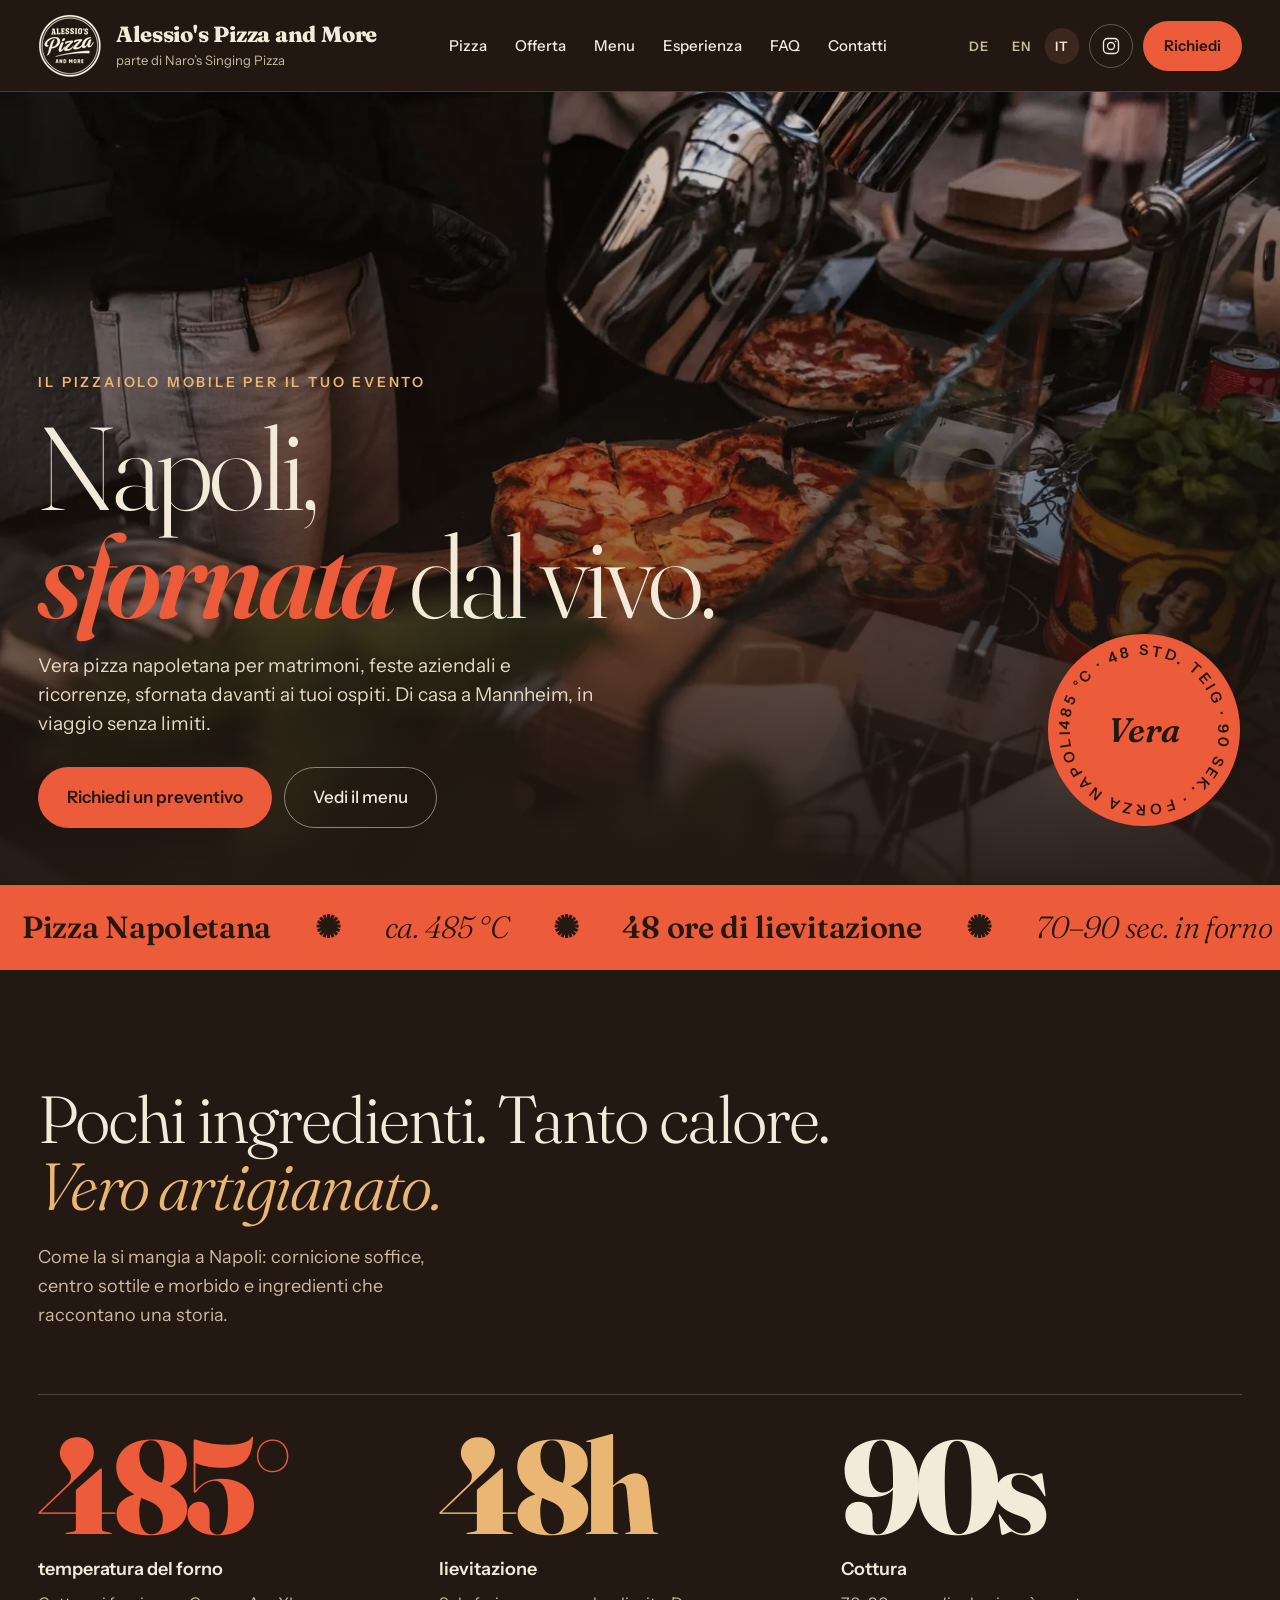
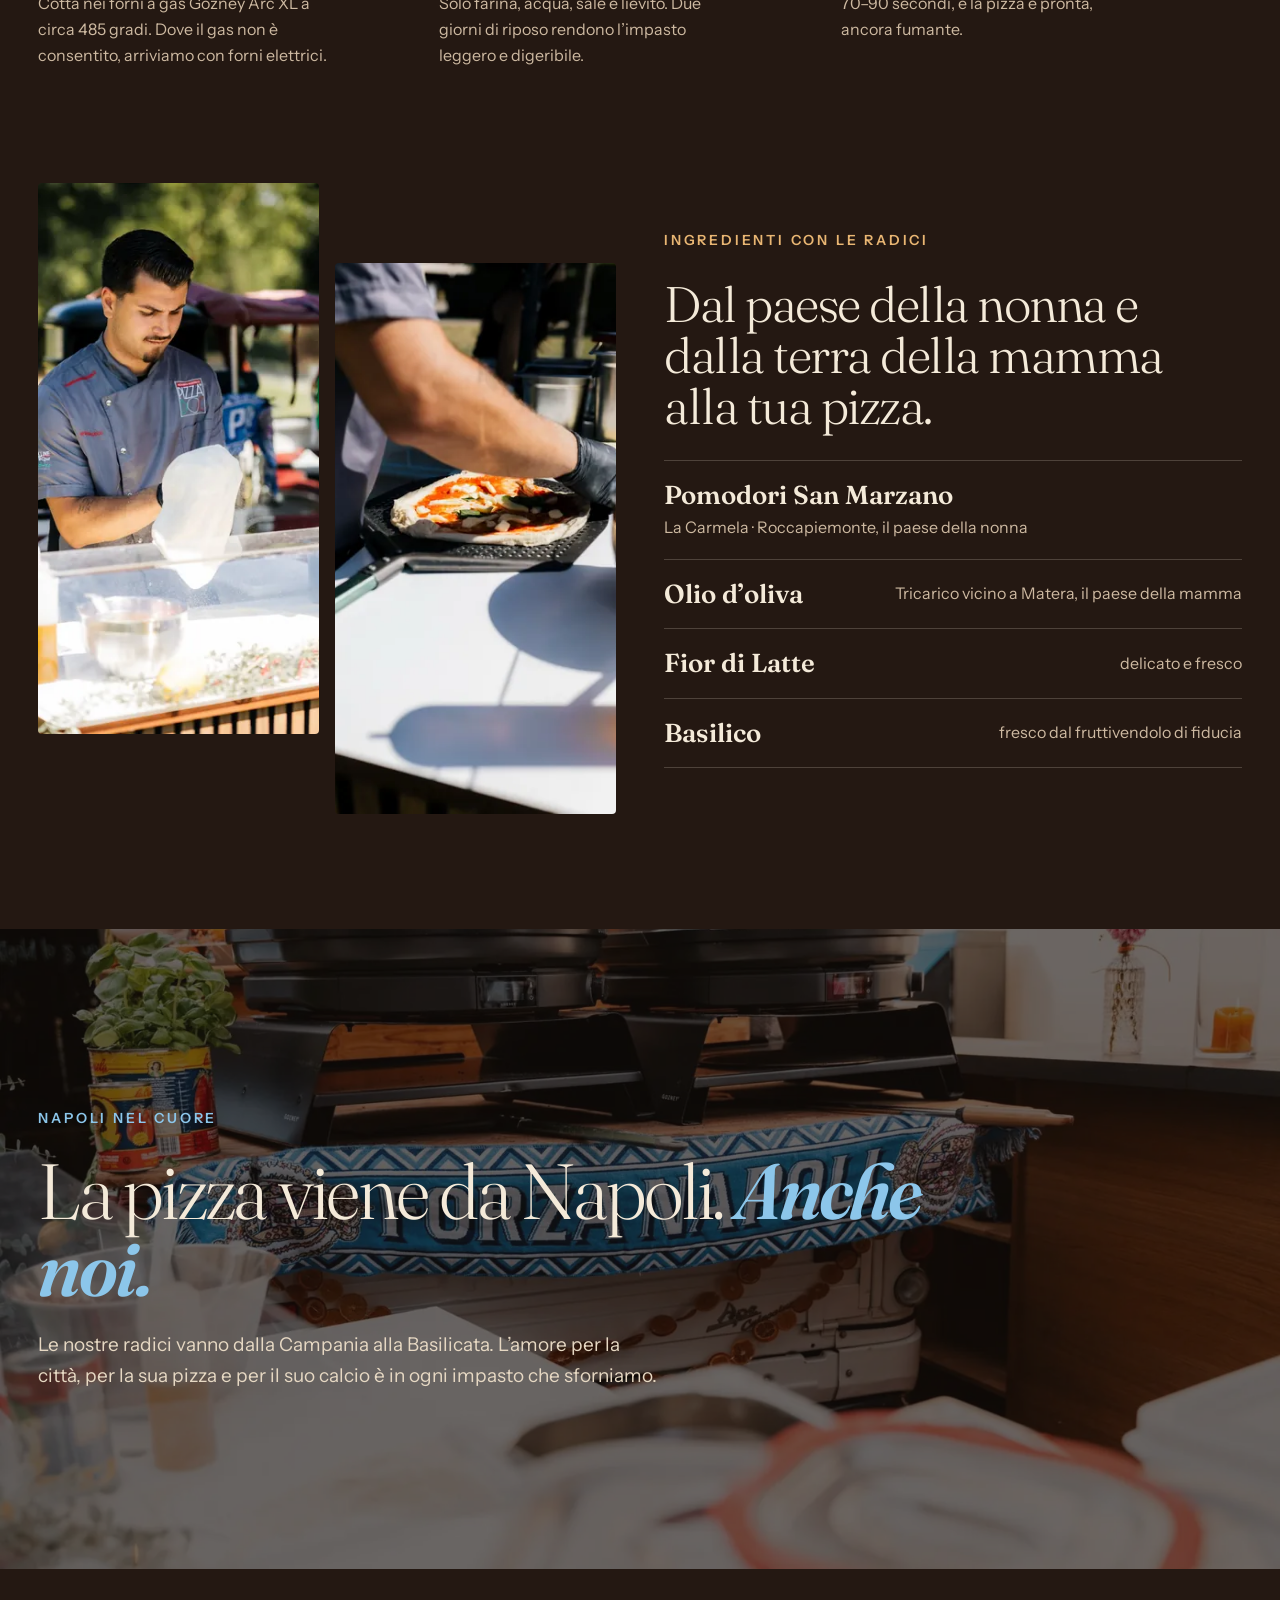
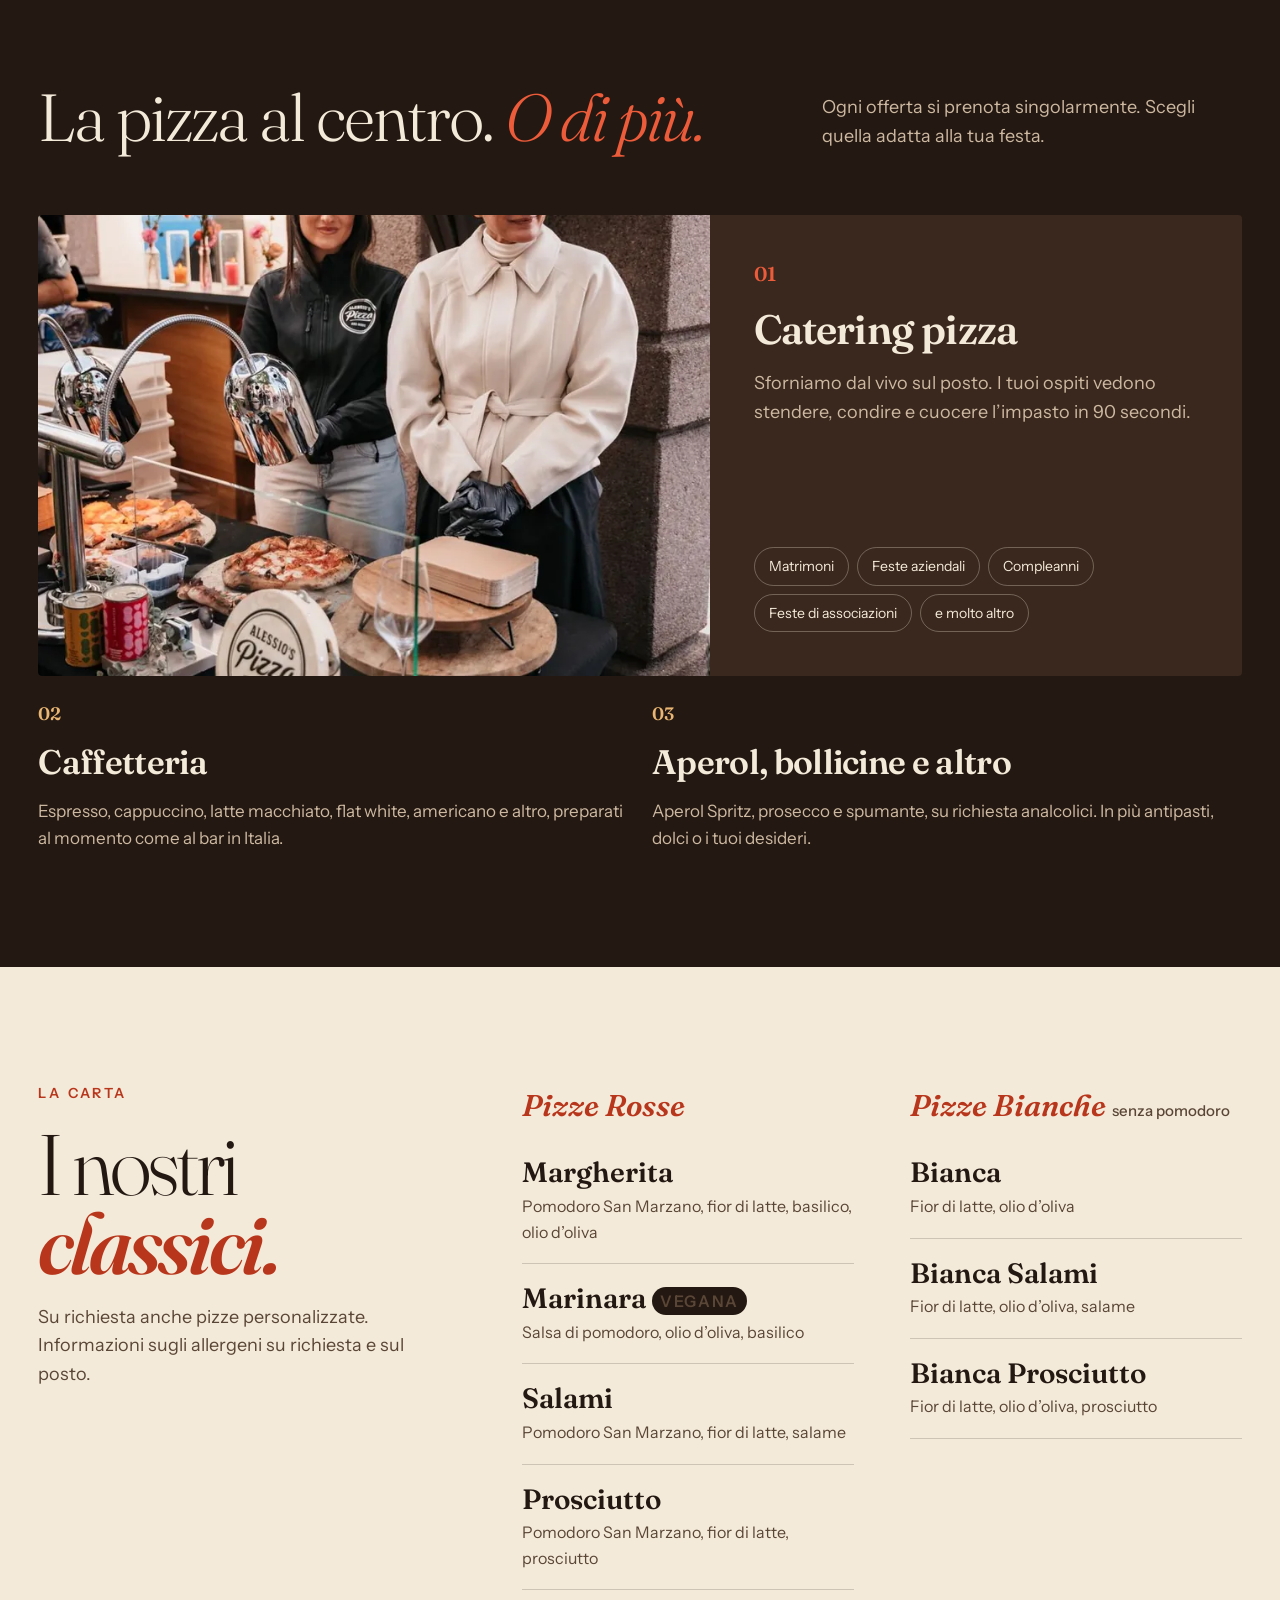
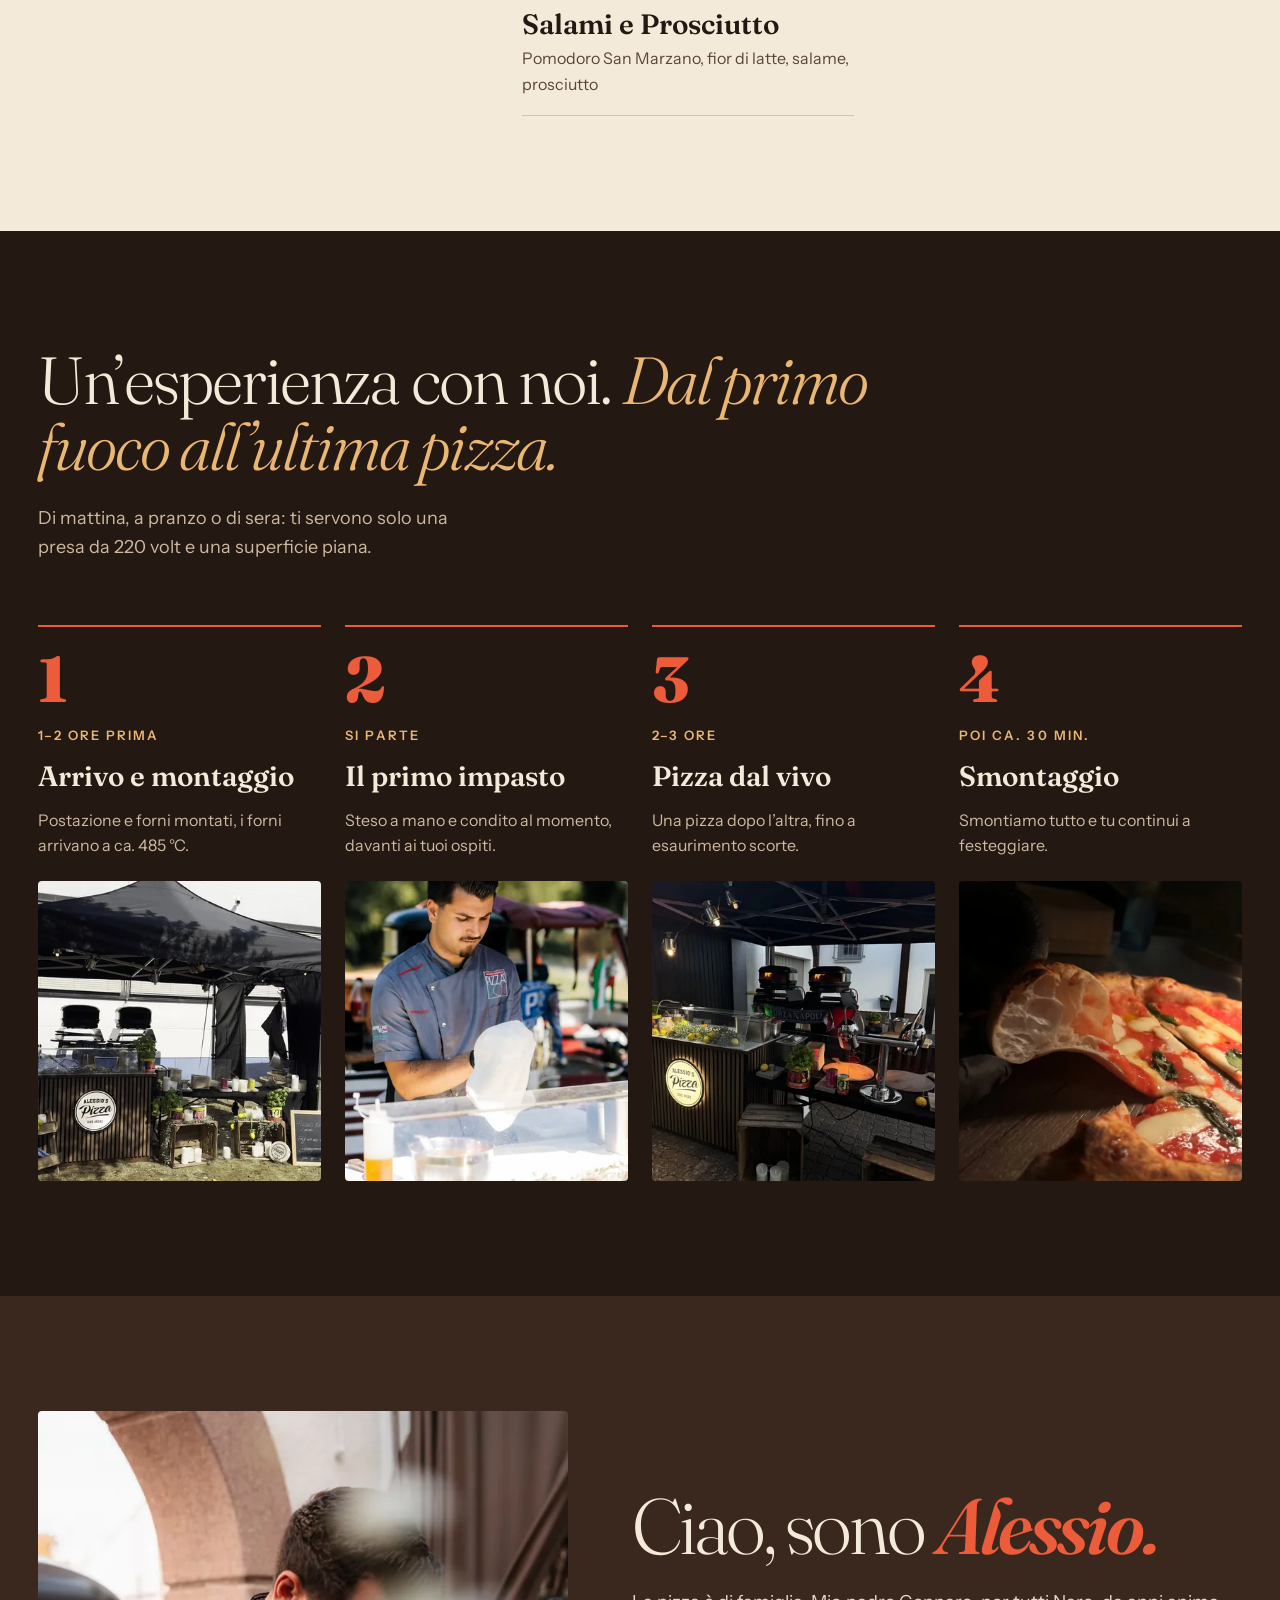
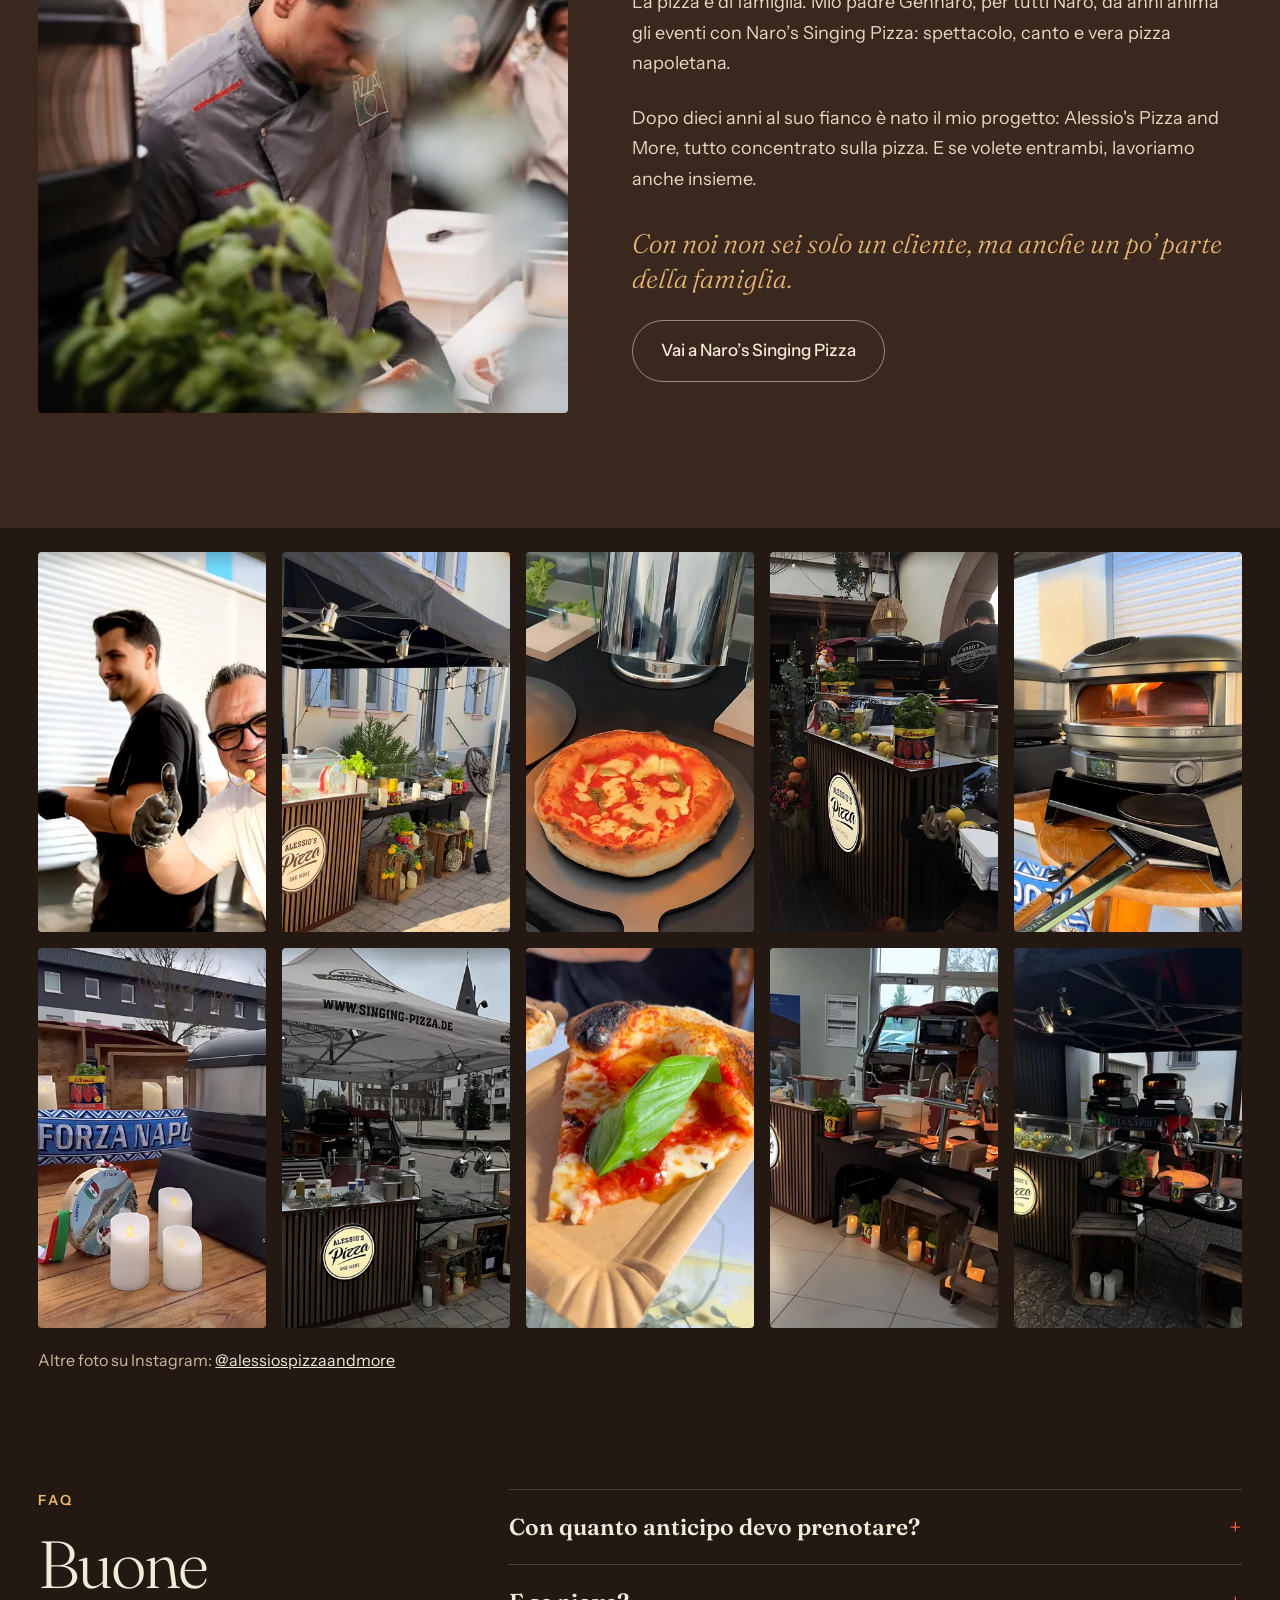
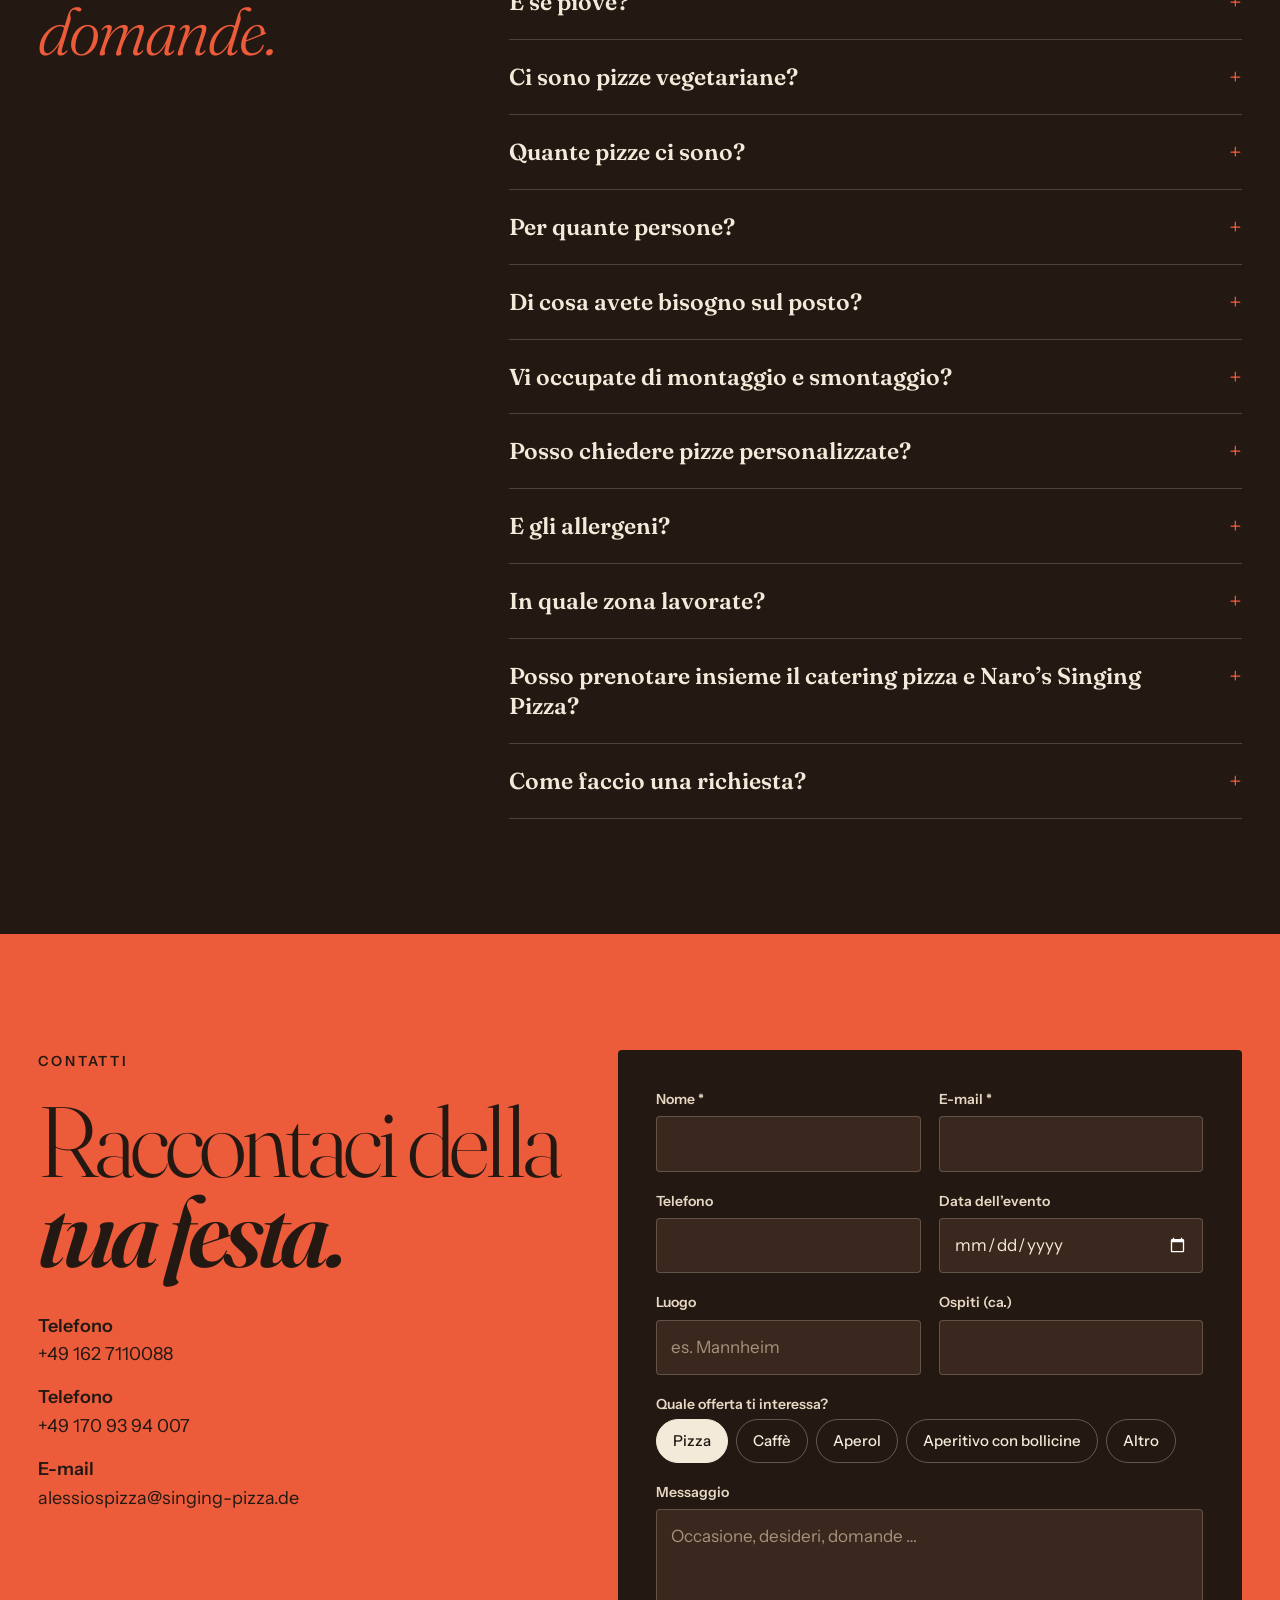
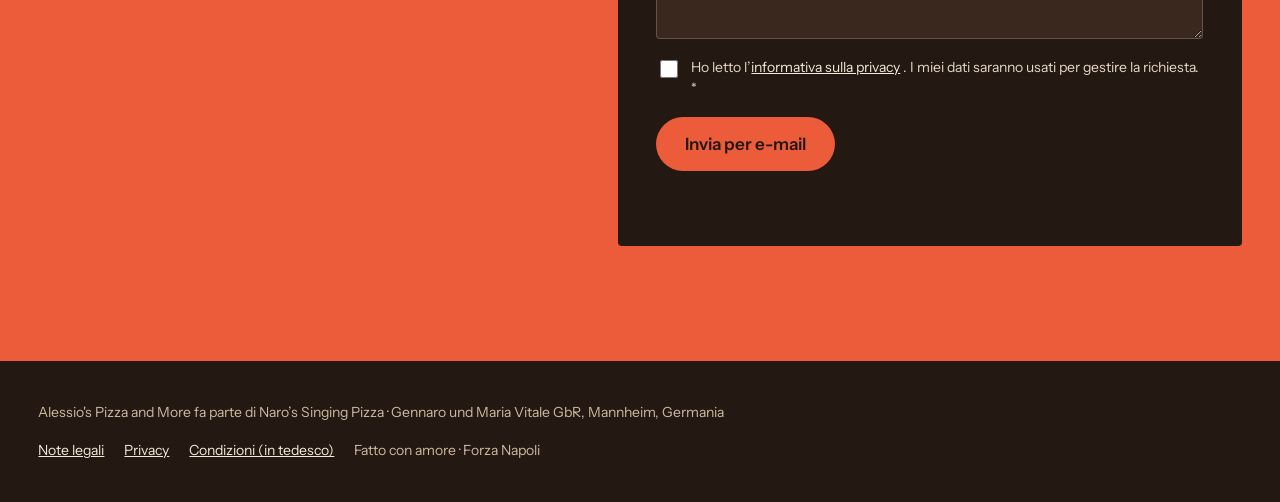
<file: it/index.html>
<!doctype html>
<html lang="it">
<head>
<meta charset="utf-8">
<meta name="viewport" content="width=device-width, initial-scale=1, viewport-fit=cover">
<title>Catering pizza Mannheim – Alessio's Pizza and More | Pizza napoletana dal vivo</title>
<meta name="description" content="Catering pizza a Mannheim e dintorni: vera pizza napoletana, sfornata dal vivo per matrimoni, feste aziendali e compleanni. Inoltre caffetteria, Aperol bar e aperitivo con bollicine. Fa parte di Naro’s Singing Pizza.">
<link rel="canonical" href="https://alessiovitale10-art.github.io/Alessios-Pizza-and-More/it/">
<meta property="og:type" content="website">
<meta property="og:site_name" content="Alessio's Pizza and More">
<meta property="og:locale" content="it_IT">
<meta property="og:url" content="https://alessiovitale10-art.github.io/Alessios-Pizza-and-More/it/">
<meta property="og:title" content="Alessio's Pizza and More – Pizza napoletana dal vivo al tuo evento">
<meta property="og:description" content="Catering pizza a Mannheim e dintorni: vera pizza napoletana, sfornata dal vivo al tuo evento.">
<meta property="og:image" content="https://alessiovitale10-art.github.io/Alessios-Pizza-and-More/assets/img/vorschau-it.jpg">
<meta property="og:image:width" content="1200">
<meta property="og:image:height" content="630">
<meta property="og:image:alt" content="Alessio's Pizza and More – Pizza napoletana, sfornata dal vivo al tuo evento">
<meta name="twitter:card" content="summary_large_image">
<meta name="robots" content="index, follow, max-image-preview:large">
<meta name="theme-color" content="#241812">
<link rel="alternate" hreflang="de" href="https://alessiovitale10-art.github.io/Alessios-Pizza-and-More/">
<link rel="alternate" hreflang="en" href="https://alessiovitale10-art.github.io/Alessios-Pizza-and-More/en/">
<link rel="alternate" hreflang="it" href="https://alessiovitale10-art.github.io/Alessios-Pizza-and-More/it/">
<link rel="alternate" hreflang="x-default" href="https://alessiovitale10-art.github.io/Alessios-Pizza-and-More/">
<link rel="apple-touch-icon" href="../assets/img/logo-original.png">
<script type="application/ld+json">
{
 "@context": "https://schema.org",
 "@type": "FoodEstablishment",
 "@id": "https://alessiovitale10-art.github.io/Alessios-Pizza-and-More/#catering",
 "name": "Alessio's Pizza and More",
 "alternateName": "Alessios Pizza and More",
 "description": "Catering pizza a Mannheim e dintorni: vera pizza napoletana, sfornata dal vivo per matrimoni, feste aziendali e compleanni. Inoltre caffetteria, Aperol bar e aperitivo con bollicine. Fa parte di Naro’s Singing Pizza.",
 "url": "https://alessiovitale10-art.github.io/Alessios-Pizza-and-More/it/",
 "image": [
  "https://alessiovitale10-art.github.io/Alessios-Pizza-and-More/assets/img/vorschau-it.jpg",
  "https://alessiovitale10-art.github.io/Alessios-Pizza-and-More/assets/media/pizza-hero.jpg"
 ],
 "logo": "https://alessiovitale10-art.github.io/Alessios-Pizza-and-More/assets/img/logo-original.png",
 "servesCuisine": [
  "Pizza Napoletana",
  "Italienisch"
 ],
 "priceRange": "€€",
 "telephone": "+49 162 7110088",
 "email": "alessiospizza@singing-pizza.de",
 "address": {
  "@type": "PostalAddress",
  "streetAddress": "Hirschhorner Straße 13a",
  "postalCode": "68259",
  "addressLocality": "Mannheim",
  "addressRegion": "Baden-Württemberg",
  "addressCountry": "DE"
 },
 "areaServed": [
  {
   "@type": "City",
   "name": "Mannheim"
  },
  {
   "@type": "AdministrativeArea",
   "name": "Rhein-Neckar"
  }
 ],
 "sameAs": [
  "https://www.instagram.com/alessiospizzaandmore/"
 ],
 "parentOrganization": {
  "@type": "Organization",
  "name": "Naro’s Singing Pizza",
  "url": "https://singing-pizza.de/",
  "legalName": "Gennaro und Maria Vitale GbR"
 },
 "hasMenu": "https://alessiovitale10-art.github.io/Alessios-Pizza-and-More/#karte",
 "availableLanguage": [
  "de",
  "en",
  "it"
 ],
 "makesOffer": [
  {
   "@type": "Offer",
   "itemOffered": {
    "@type": "Service",
    "name": "Pizza-Catering"
   }
  },
  {
   "@type": "Offer",
   "itemOffered": {
    "@type": "Service",
    "name": "Kaffee-Bar"
   }
  },
  {
   "@type": "Offer",
   "itemOffered": {
    "@type": "Service",
    "name": "Aperol & Spritz-Bar"
   }
  },
  {
   "@type": "Offer",
   "itemOffered": {
    "@type": "Service",
    "name": "Sektempfang"
   }
  }
 ]
}
</script>
<link rel="icon" href="../assets/img/logo.png">
<link rel="preload" as="image" href="../assets/media/pizza-hero.jpg" imagesrcset="../assets/media/pizza-hero-400.webp 400w, ../assets/media/pizza-hero-640.webp 640w, ../assets/media/pizza-hero-800.webp 800w, ../assets/media/pizza-hero-1200.webp 1200w, ../assets/media/pizza-hero-1600.webp 1600w, ../assets/media/pizza-hero-2000.webp 2000w" imagesizes="(min-width: 1300px) 100vw, 1300px" fetchpriority="high">
<link rel="preload" as="font" type="font/woff2" href="../assets/fonts/Fraunces-39ce2001.woff2" crossorigin>
<link rel="preload" as="font" type="font/woff2" href="../assets/fonts/InstrumentSans-046090ca.woff2" crossorigin>
<link rel="stylesheet" href="../assets/css/fonts2.css?v=202611181654">
<link rel="stylesheet" href="../assets/css/neu.css?v=202611181654">
<!--faq-ld--><script type="application/ld+json">{"@context": "https://schema.org", "@type": "FAQPage", "mainEntity": [{"@type": "Question", "name": "Con quanto anticipo devo prenotare?", "acceptedAnswer": {"@type": "Answer", "text": "Il prima possibile, meglio appena la data è fissata. Soprattutto i fine settimana della stagione dei matrimoni e d’estate si riempiono in fretta. Chiedici comunque anche all’ultimo momento: a volte si riesce ancora."}}, {"@type": "Question", "name": "E se piove?", "acceptedAnswer": {"@type": "Answer", "text": "La pioggia non è un problema: lavoriamo sotto il nostro gazebo o ombrellone e continuiamo a sfornare. Con tempesta o temporale potremmo dover fare una breve pausa. E in caso di maltempo forte, quando vento o fulmini mettono in pericolo ospiti e staff, la sicurezza viene prima di tutto. Decidiamo allora insieme a te sul posto come proseguire."}}, {"@type": "Question", "name": "Ci sono pizze vegetariane?", "acceptedAnswer": {"@type": "Answer", "text": "Sì. La nostra Marinara con salsa di pomodoro, olio d’oliva e basilico è addirittura vegana. Anche la Margherita e la Bianca sono senza carne né salumi."}}, {"@type": "Question", "name": "Quante pizze ci sono?", "acceptedAnswer": {"@type": "Answer", "text": "Durante l’evento sforniamo pizze fresche di continuo, fino a esaurimento scorte. La quantità la concordiamo prima con te in base al numero di ospiti."}}, {"@type": "Question", "name": "Per quante persone?", "acceptedAnswer": {"@type": "Answer", "text": "Siamo flessibili: non c’è un numero minimo né massimo di ospiti. Che sia una piccola festa in giardino o un grande evento aziendale, chiedici pure."}}, {"@type": "Question", "name": "Di cosa avete bisogno sul posto?", "acceptedAnswer": {"@type": "Answer", "text": "Solo una presa da 220 volt e una superficie piana. Forni, bancone, ingredienti e attrezzatura li portiamo noi; per il resto siamo completamente autonomi."}}, {"@type": "Question", "name": "Vi occupate di montaggio e smontaggio?", "acceptedAnswer": {"@type": "Answer", "text": "Sì. Montiamo prima dell’evento, sforniamo dal vivo e alla fine smontiamo tutto. Tu non devi pensare a niente."}}, {"@type": "Question", "name": "Posso chiedere pizze personalizzate?", "acceptedAnswer": {"@type": "Answer", "text": "Certo. Le pizze del nostro menu sono già previste; le pizze personalizzate sono possibili con supplemento. Chiedici pure."}}, {"@type": "Question", "name": "E gli allergeni?", "acceptedAnswer": {"@type": "Answer", "text": "Le informazioni su allergeni e additivi sono disponibili su richiesta e sul posto. Meglio indicarci già nella richiesta a cosa dobbiamo fare attenzione."}}, {"@type": "Question", "name": "In quale zona lavorate?", "acceptedAnswer": {"@type": "Answer", "text": "Siamo di casa a Mannheim, ma ci spostiamo senza limiti. Ovunque sia il tuo evento, chiedici pure: troveremo una soluzione."}}, {"@type": "Question", "name": "Posso prenotare insieme il catering pizza e Naro’s Singing Pizza?", "acceptedAnswer": {"@type": "Answer", "text": "Sì, io e mio padre lavoriamo anche insieme. Io mi occupo di sfamare tutti gli ospiti, Naro porta l’atmosfera con musica e pizza."}}, {"@type": "Question", "name": "Come faccio una richiesta?", "acceptedAnswer": {"@type": "Answer", "text": "Semplicemente con il modulo qui sotto: inserisci data, luogo e numero indicativo di ospiti e invialo per e-mail. Riceverai da noi un preventivo personalizzato e senza impegno."}}]}</script><!--/faq-ld-->
</head>
<body>
<a class="skip" href="#inhalt">Vai al contenuto</a>

<header class="kopf">
  <div class="kopf-in">
    <a class="marke" href="#top" aria-label="Alessio's Pizza and More – home">
      <img src="../assets/img/logo-hell.png" srcset="../assets/img/logo-hell-64.webp 1x, ../assets/img/logo-hell-128.webp 2x, ../assets/img/logo-hell-192.webp 3x" alt="" width="64" height="64">
      <span class="marke-txt">
        <span class="marke-name">Alessio's Pizza and&nbsp;More</span>
        <span class="marke-sub">parte di Naro’s Singing Pizza</span>
      </span>
    </a>
    <nav class="navi" aria-label="Menu principale">
      <a href="#pizza">Pizza</a>
      <a href="#angebot">Offerta</a>
      <a href="#karte">Menu</a>
      <a href="#erlebnis">Esperienza</a>
      <a href="#faq">FAQ</a>
      <a href="#kontakt">Contatti</a>
    </nav>
    <div class="kopf-rechts">
      <nav class="sprachen" aria-label="Lingua"><a href="../" hreflang="de" lang="de">DE</a><a href="../en/" hreflang="en" lang="en">EN</a><a href="../it/" hreflang="it" lang="it" aria-current="true">IT</a></nav>
      <a class="rund-btn" href="https://www.instagram.com/alessiospizzaandmore/" target="_blank" rel="noopener" aria-label="Instagram @alessiospizzaandmore"><svg width="20" height="20" viewBox="0 0 24 24" fill="none" stroke="currentColor" stroke-width="1.6" aria-hidden="true"><rect x="3" y="3" width="18" height="18" rx="5"/><circle cx="12" cy="12" r="4.2"/><circle cx="17.4" cy="6.6" r="1" fill="currentColor" stroke="none"/></svg></a>
      <a class="btn btn-tom" href="#kontakt">Richiedi</a>
      <details class="mobil-menue">
        <summary class="rund-btn" aria-label="Menu"><span class="burger-linien"></span></summary>
        <nav class="mobil-panel" aria-label="Menu">
          <a href="#pizza">Pizza</a>
          <a href="#angebot">Offerta</a>
          <a href="#karte">Menu</a>
          <a href="#erlebnis">Esperienza</a>
          <a href="#ueber-mich">Chi sono</a>
          <a href="#faq">FAQ</a>
          <a href="#kontakt">Contatti</a>
          <nav class="sprachen" aria-label="Lingua"><a href="../" hreflang="de" lang="de">DE</a><a href="../en/" hreflang="en" lang="en">EN</a><a href="../it/" hreflang="it" lang="it" aria-current="true">IT</a></nav>
          <a class="btn btn-tom" href="#kontakt">Richiedi</a>
        </nav>
      </details>
    </div>
  </div>
</header>

<main id="inhalt">
  <section class="opener" id="top">
    <img class="opener-bild" src="../assets/media/pizza-hero.jpg" srcset="../assets/media/pizza-hero-400.webp 400w, ../assets/media/pizza-hero-640.webp 640w, ../assets/media/pizza-hero-800.webp 800w, ../assets/media/pizza-hero-1200.webp 1200w, ../assets/media/pizza-hero-1600.webp 1600w, ../assets/media/pizza-hero-2000.webp 2000w" sizes="(min-width: 1300px) 100vw, 1300px" width="2000" height="1333" alt="Pizza napoletana appena sfornata alla nostra postazione" fetchpriority="high">
    <div class="opener-schleier"></div>
    <div class="opener-in">
      <div class="opener-text">
        <span class="kicker">Il pizzaiolo mobile per il tuo evento</span>
        <h1>Napoli,<br><em>sfornata</em> dal vivo.</h1>
        <p>Vera pizza napoletana per matrimoni, feste aziendali e ricorrenze, sfornata davanti ai tuoi ospiti. Di casa a Mannheim, in viaggio senza limiti.</p>
        <div class="knopfreihe">
          <a class="btn btn-tom" href="#kontakt">Richiedi un preventivo</a>
          <a class="btn btn-line" href="#karte">Vedi il menu</a>
        </div>
      </div>
      <div class="stempel" aria-hidden="true">
        <svg viewBox="0 0 200 200">
          <defs><path id="kreis" d="M100,100 m-76,0 a76,76 0 1,1 152,0 a76,76 0 1,1 -152,0"/></defs>
          <circle cx="100" cy="100" r="98" fill="#ec5b3a"/>
          <text font-family="Instrument Sans, sans-serif" font-size="15" font-weight="600" letter-spacing="3.2" fill="#241812"><textPath href="#kreis">485 °C · 48 STD. TEIG · 90 SEK. · FORZA NAPOLI ·</textPath></text>
        </svg>
        <span>Vera</span>
      </div>
    </div>
  </section>

  <div class="laufband" role="img" aria-label="Pizza napoletana: ca. 485 °C, 48 ore di lievitazione, 70–90 sec. in forno">
    <div class="laufband-spur">
      <div class="laufband-teil"><span>Pizza Napoletana</span><span>✺</span><em>ca. 485 °C</em><span>✺</span><span>48 ore di lievitazione</span><span>✺</span><em>70–90 sec. in forno</em><span>✺</span><span>San Marzano</span><span>✺</span><em>Fior di Latte</em><span>✺</span><span>Forza Napoli</span><span>✺</span></div>
      <div class="laufband-teil" aria-hidden="true"><span>Pizza Napoletana</span><span>✺</span><em>ca. 485 °C</em><span>✺</span><span>48 ore di lievitazione</span><span>✺</span><em>70–90 sec. in forno</em><span>✺</span><span>San Marzano</span><span>✺</span><em>Fior di Latte</em><span>✺</span><span>Forza Napoli</span><span>✺</span></div>
    </div>
  </div>

  <section class="sec" id="pizza">
    <div class="sec-head">
      <h2 class="h-xl">Pochi ingredienti. Tanto calore. <em style="color:var(--gold)">Vero artigianato.</em></h2>
      <p class="lead">Come la si mangia a Napoli: cornicione soffice, centro sottile e morbido e ingredienti che raccontano una storia.</p>
    </div>
    <div class="zahlen">
      <div class="zahl"><b style="color:var(--tom)">485°</b><strong>temperatura del forno</strong><span>Cotta nei forni a gas Gozney Arc XL a circa 485 gradi. Dove il gas non è consentito, arriviamo con forni elettrici.</span></div>
      <div class="zahl"><b style="color:var(--gold)">48h</b><strong>lievitazione</strong><span>Solo farina, acqua, sale e lievito. Due giorni di riposo rendono l’impasto leggero e digeribile.</span></div>
      <div class="zahl"><b>90s</b><strong>Cottura</strong><span>70–90 secondi, e la pizza è pronta, ancora fumante.</span></div>
    </div>
  </section>

  <section class="zutaten">
    <div class="zutaten-bilder">
      <img src="../assets/media/teig.jpg" srcset="../assets/media/teig-400.webp 400w, ../assets/media/teig-640.webp 640w, ../assets/media/teig-800.webp 800w, ../assets/media/teig-1179.webp 1179w" sizes="(max-width: 760px) 100vw, (max-width: 960px) 46vw, 29vw" width="1179" height="1768" alt="Alessio stende l’impasto a mano" loading="lazy" decoding="async">
      <img src="../assets/media/belegen.jpg" srcset="../assets/media/belegen-400.webp 400w, ../assets/media/belegen-640.webp 640w, ../assets/media/belegen-800.webp 800w, ../assets/media/belegen-1179.webp 1179w" sizes="(max-width: 960px) 46vw, 29vw" width="1179" height="1768" alt="Margherita condita sulla pala" loading="lazy" decoding="async">
    </div>
    <div class="zutaten-text">
      <span class="kicker">Ingredienti con le radici</span>
      <h2>Dal paese della nonna e dalla terra della mamma alla tua pizza.</h2>
      <ul class="zutaten-liste">
        <li><b>Pomodori San Marzano</b><span>La Carmela · Roccapiemonte, il paese della nonna</span></li>
        <li><b>Olio d’oliva</b><span>Tricarico vicino a Matera, il paese della mamma</span></li>
        <li><b>Fior di Latte</b><span>delicato e fresco</span></li>
        <li><b>Basilico</b><span>fresco dal fruttivendolo di fiducia</span></li>
      </ul>
    </div>
  </section>

  <section class="napoli" aria-labelledby="napoli-titel">
    <img src="../assets/media/forza-napoli.jpg" srcset="../assets/media/forza-napoli-400.webp 400w, ../assets/media/forza-napoli-640.webp 640w, ../assets/media/forza-napoli-800.webp 800w, ../assets/media/forza-napoli-1200.webp 1200w, ../assets/media/forza-napoli-1600.webp 1600w, ../assets/media/forza-napoli-1800.webp 1800w" sizes="(min-width: 960px) 100vw, 960px" width="1800" height="1200" alt="Sciarpa Forza Napoli davanti ai nostri forni" loading="lazy" decoding="async">
    <div class="napoli-schleier"></div>
    <div class="napoli-in">
      <span class="kicker">Napoli nel cuore</span>
      <p class="napoli-titel" id="napoli-titel">La pizza viene da Napoli. <em>Anche noi.</em></p>
      <p>Le nostre radici vanno dalla Campania alla Basilicata. L’amore per la città, per la sua pizza e per il suo calcio è in ogni impasto che sforniamo.</p>
    </div>
  </section>

  <section class="sec" id="angebot">
    <div class="sec-head">
      <h2 class="h-xl">La pizza al centro. <em style="color:var(--tom)">O di più.</em></h2>
      <p class="lead">Ogni offerta si prenota singolarmente. Scegli quella adatta alla tua festa.</p>
    </div>
    <a class="angebot-gross" href="#kontakt" id="pizza-catering">
      <img src="../assets/media/team-station.jpg" srcset="../assets/media/team-station-400.webp 400w, ../assets/media/team-station-640.webp 640w, ../assets/media/team-station-800.webp 800w, ../assets/media/team-station-933.webp 933w" sizes="(max-width: 980px) 100vw, 54vw" width="933" height="1400" alt="Il nostro team alla postazione pizza durante un evento" loading="lazy" decoding="async">
      <span class="angebot-gross-text">
        <span>
          <span class="nr">01</span>
          <h3>Catering pizza</h3>
          <p>Sforniamo dal vivo sul posto. I tuoi ospiti vedono stendere, condire e cuocere l’impasto in 90 secondi.</p>
        </span>
        <ul class="tags"><li>Matrimoni</li><li>Feste aziendali</li><li>Compleanni</li><li>Feste di associazioni</li><li>e molto altro</li></ul>
      </span>
    </a>
    <div class="angebot-klein">
      <article id="kaffee">
        <span class="nr">02</span>
        <h3>Caffetteria</h3>
        <p>Espresso, cappuccino, latte macchiato, flat white, americano e altro, preparati al momento come al bar in Italia.</p>
      </article>
      <article id="mehr">
        <span class="nr">03</span>
        <h3>Aperol, bollicine e altro</h3>
        <p>Aperol Spritz, prosecco e spumante, su richiesta analcolici. In più antipasti, dolci o i tuoi desideri.</p>
      </article>
    </div>
  </section>

  <section class="sec karte" id="karte">
    <div class="karte-in">
      <div class="karte-kopf">
        <span class="kicker">La Carta</span>
        <h2 class="karte-titel">I nostri <em>classici.</em></h2>
        <p>Su richiesta anche pizze personalizzate. Informazioni sugli allergeni su richiesta e sul posto.</p>
      </div>
      <div class="karte-spalten">
        <div>
          <h3>Pizze Rosse</h3>
          <div class="gericht"><b>Margherita</b><span>Pomodoro San Marzano, fior di latte, basilico, olio d’oliva</span></div>
          <div class="gericht"><b>Marinara <span class="vegan">Vegana</span></b><span>Salsa di pomodoro, olio d’oliva, basilico</span></div>
          <div class="gericht"><b>Salami</b><span>Pomodoro San Marzano, fior di latte, salame</span></div>
          <div class="gericht"><b>Prosciutto</b><span>Pomodoro San Marzano, fior di latte, prosciutto</span></div>
          <div class="gericht"><b>Salami e Prosciutto</b><span>Pomodoro San Marzano, fior di latte, salame, prosciutto</span></div>
        </div>
        <div>
          <h3>Pizze Bianche <small>senza pomodoro</small></h3>
          <div class="gericht"><b>Bianca</b><span>Fior di latte, olio d’oliva</span></div>
          <div class="gericht"><b>Bianca Salami</b><span>Fior di latte, olio d’oliva, salame</span></div>
          <div class="gericht"><b>Bianca Prosciutto</b><span>Fior di latte, olio d’oliva, prosciutto</span></div>
        </div>
      </div>
    </div>
  </section>

  <section class="sec" id="erlebnis">
    <div class="sec-head">
      <h2 class="h-xl">Un’esperienza con noi. <em style="color:var(--gold)">Dal primo fuoco all’ultima pizza.</em></h2>
      <p class="lead">Di mattina, a pranzo o di sera: ti servono solo una presa da 220 volt e una superficie piana.</p>
    </div>
    <ol class="schritte">
      <li><span class="schritt-nr">1</span><span class="schritt-zeit">1–2 ore prima</span><h3>Arrivo e montaggio</h3><p>Postazione e forni montati, i forni arrivano a ca. 485 °C.</p><img class="rund" src="../assets/media/zelt.jpg" srcset="../assets/media/zelt-400.webp 400w, ../assets/media/zelt-640.webp 640w, ../assets/media/zelt-800.webp 800w, ../assets/media/zelt-900.webp 900w" sizes="(max-width: 600px) 100vw, (max-width: 900px) 46vw, (max-width: 1100px) 31vw, 23vw" width="900" height="1600" alt="Gazebo della pizza su un prato estivo" loading="lazy" decoding="async"></li>
      <li><span class="schritt-nr">2</span><span class="schritt-zeit">Si parte</span><h3>Il primo impasto</h3><p>Steso a mano e condito al momento, davanti ai tuoi ospiti.</p><img class="rund" src="../assets/media/teig.jpg" srcset="../assets/media/teig-400.webp 400w, ../assets/media/teig-640.webp 640w, ../assets/media/teig-800.webp 800w, ../assets/media/teig-1179.webp 1179w" sizes="(max-width: 600px) 100vw, (max-width: 900px) 46vw, (max-width: 1100px) 31vw, 23vw" width="1179" height="1768" alt="L’impasto steso a mano" loading="lazy" decoding="async"></li>
      <li><span class="schritt-nr">3</span><span class="schritt-zeit">2–3 ore</span><h3>Pizza dal vivo</h3><p>Una pizza dopo l’altra, fino a esaurimento scorte.</p><img class="rund" src="../assets/media/abendstation.jpg" srcset="../assets/media/abendstation-400.webp 400w, ../assets/media/abendstation-640.webp 640w, ../assets/media/abendstation-800.webp 800w, ../assets/media/abendstation-1050.webp 1050w" sizes="(max-width: 600px) 100vw, (max-width: 900px) 46vw, (max-width: 1100px) 31vw, 23vw" width="1050" height="1400" alt="Postazione pizza di sera con due forni" loading="lazy" decoding="async"></li>
      <li><span class="schritt-nr">4</span><span class="schritt-zeit">Poi ca. 30 min.</span><h3>Smontaggio</h3><p>Smontiamo tutto e tu continui a festeggiare.</p><img class="rund" style="object-position: 25% 50%" src="../assets/media/pizza-anschnitt.jpg" srcset="../assets/media/pizza-anschnitt-400.webp 400w, ../assets/media/pizza-anschnitt-640.webp 640w, ../assets/media/pizza-anschnitt-800.webp 800w, ../assets/media/pizza-anschnitt-1200.webp 1200w, ../assets/media/pizza-anschnitt-1334.webp 1334w" sizes="(max-width: 600px) 100vw, 450px" width="1334" height="1696" alt="Margherita tagliata con il cornicione alveolato" loading="lazy" decoding="async"></li>
    </ol>
  </section>

  <section class="sec ueber" id="ueber-mich">
    <img class="rund" src="../assets/media/alessio.jpg" srcset="../assets/media/alessio-400.webp 400w, ../assets/media/alessio-640.webp 640w, ../assets/media/alessio-800.webp 800w, ../assets/media/alessio-933.webp 933w" sizes="(max-width: 980px) 100vw, 43vw" width="933" height="1400" alt="Alessio al lavoro alla postazione pizza" loading="lazy" decoding="async">
    <div class="ueber-text">
      <span class="kicker">Chi sono</span>
      <h2 class="ueber-titel">Ciao, sono <em>Alessio.</em></h2>
      <p>La pizza è di famiglia. Mio padre Gennaro, per tutti Naro, da anni anima gli eventi con Naro’s Singing Pizza: spettacolo, canto e vera pizza napoletana.</p>
      <p>Dopo dieci anni al suo fianco è nato il mio progetto: Alessio's Pizza and More, tutto concentrato sulla pizza. E se volete entrambi, lavoriamo anche insieme.</p>
      <p class="zitat">Con noi non sei solo un cliente, ma anche un po’ parte della famiglia.</p>
      <a class="btn btn-line" href="https://singing-pizza.de/" target="_blank" rel="noopener">Vai a Naro’s Singing Pizza</a>
    </div>
  </section>

  <section class="galerie" aria-label="Momenti dai nostri eventi">
    <img class="rund" src="../assets/media/alessio-naro.jpg" srcset="../assets/media/alessio-naro-400.webp 400w, ../assets/media/alessio-naro-640.webp 640w, ../assets/media/alessio-naro-800.webp 800w, ../assets/media/alessio-naro-962.webp 962w" sizes="(max-width: 760px) 50vw, 25vw" width="962" height="1236" alt="Alessio e suo padre Naro insieme a un evento" loading="lazy" decoding="async">
    <img class="rund" src="../assets/media/station-hof.jpg" srcset="../assets/media/station-hof-400.webp 400w, ../assets/media/station-hof-640.webp 640w, ../assets/media/station-hof-800.webp 800w, ../assets/media/station-hof-1080.webp 1080w" sizes="(max-width: 760px) 50vw, 25vw" width="1080" height="1620" alt="Postazione pizza sotto il gazebo in un cortile soleggiato" loading="lazy" decoding="async">
    <img class="rund" src="../assets/media/pizza-schaufel.jpg" srcset="../assets/media/pizza-schaufel-400.webp 400w, ../assets/media/pizza-schaufel-640.webp 640w, ../assets/media/pizza-schaufel-800.webp 800w, ../assets/media/pizza-schaufel-938.webp 938w" sizes="(max-width: 760px) 50vw, 25vw" width="938" height="1470" alt="Margherita appena sfornata sulla pala" loading="lazy" decoding="async">
    <img class="rund" src="../assets/media/station-innenhof.jpg" srcset="../assets/media/station-innenhof-400.webp 400w, ../assets/media/station-innenhof-640.webp 640w, ../assets/media/station-innenhof-800.webp 800w, ../assets/media/station-innenhof-932.webp 932w" sizes="(max-width: 760px) 50vw, 25vw" width="932" height="1432" alt="Postazione pizza di sera in un cortile" loading="lazy" decoding="async">
    <img class="rund" src="../assets/media/gasofen.jpg" srcset="../assets/media/gasofen-400.webp 400w, ../assets/media/gasofen-640.webp 640w, ../assets/media/gasofen-800.webp 800w, ../assets/media/gasofen-1080.webp 1080w" sizes="(max-width: 760px) 50vw, 25vw" width="1080" height="1620" alt="Forno a gas Gozney con la fiamma, pronto per la prossima pizza" loading="lazy" decoding="async">
    <img class="rund" src="../assets/media/forza-napoli-tisch.jpg" srcset="../assets/media/forza-napoli-tisch-400.webp 400w, ../assets/media/forza-napoli-tisch-640.webp 640w, ../assets/media/forza-napoli-tisch-800.webp 800w, ../assets/media/forza-napoli-tisch-964.webp 964w" sizes="(max-width: 760px) 50vw, 25vw" width="964" height="1444" alt="Sciarpa Forza Napoli, tamburello e candele alla postazione" loading="lazy" decoding="async">
    <img class="rund" src="../assets/media/station-markt.jpg" srcset="../assets/media/station-markt-400.webp 400w, ../assets/media/station-markt-640.webp 640w, ../assets/media/station-markt-800.webp 800w, ../assets/media/station-markt-994.webp 994w" sizes="(max-width: 760px) 50vw, 25vw" width="994" height="1360" alt="La nostra postazione sotto il gazebo di Naro’s Singing Pizza" loading="lazy" decoding="async">
    <img class="rund" src="../assets/media/pizzastueck.jpg" srcset="../assets/media/pizzastueck-400.webp 400w, ../assets/media/pizzastueck-640.webp 640w, ../assets/media/pizzastueck-800.webp 800w, ../assets/media/pizzastueck-1200.webp 1200w, ../assets/media/pizzastueck-1600.webp 1600w" sizes="(max-width: 760px) 50vw, 25vw" width="1600" height="2400" alt="Un trancio di Margherita con basilico fresco" loading="lazy" decoding="async">
    <img class="rund" src="../assets/media/station-kerzen.jpg" srcset="../assets/media/station-kerzen-400.webp 400w, ../assets/media/station-kerzen-640.webp 640w, ../assets/media/station-kerzen-800.webp 800w, ../assets/media/station-kerzen-968.webp 968w" sizes="(max-width: 760px) 50vw, 25vw" width="968" height="1178" alt="Postazione pizza con candele e pizze fresche durante un evento aziendale" loading="lazy" decoding="async">
    <img class="rund" src="../assets/media/abendstation.jpg" srcset="../assets/media/abendstation-400.webp 400w, ../assets/media/abendstation-640.webp 640w, ../assets/media/abendstation-800.webp 800w, ../assets/media/abendstation-1050.webp 1050w" sizes="(max-width: 760px) 50vw, 25vw" width="1050" height="1400" alt="Postazione pizza di sera" loading="lazy" decoding="async">
  </section>
  <p class="galerie-hinweis">Altre foto su Instagram: <a href="https://www.instagram.com/alessiospizzaandmore/" target="_blank" rel="noopener">@alessiospizzaandmore</a></p>

  <section class="sec" id="faq">
    <div class="faq-wrap">
      <div class="faq-kopf">
        <span class="kicker">FAQ</span>
        <h2 class="h-xl">Buone <em>domande.</em></h2>
      </div>
      <div class="faq-liste">
        <details class="faq-item">
          <summary>Con quanto anticipo devo prenotare?</summary>
          <p>Il prima possibile, meglio appena la data è fissata. Soprattutto i fine settimana della stagione dei matrimoni e d’estate si riempiono in fretta. Chiedici comunque anche all’ultimo momento: a volte si riesce ancora.</p>
        </details>
        <details class="faq-item">
          <summary>E se piove?</summary>
          <p>La pioggia non è un problema: lavoriamo sotto il nostro gazebo o ombrellone e continuiamo a sfornare. Con tempesta o temporale potremmo dover fare una breve pausa. E in caso di maltempo forte, quando vento o fulmini mettono in pericolo ospiti e staff, la sicurezza viene prima di tutto. Decidiamo allora insieme a te sul posto come proseguire.</p>
        </details>
        <details class="faq-item">
          <summary>Ci sono pizze vegetariane?</summary>
          <p>Sì. La nostra Marinara con salsa di pomodoro, olio d’oliva e basilico è addirittura vegana. Anche la Margherita e la Bianca sono senza carne né salumi.</p>
        </details>
        <details class="faq-item">
          <summary>Quante pizze ci sono?</summary>
          <p>Durante l’evento sforniamo pizze fresche di continuo, fino a esaurimento scorte. La quantità la concordiamo prima con te in base al numero di ospiti.</p>
        </details>
        <details class="faq-item">
          <summary>Per quante persone?</summary>
          <p>Siamo flessibili: non c’è un numero minimo né massimo di ospiti. Che sia una piccola festa in giardino o un grande evento aziendale, chiedici pure.</p>
        </details>
        <details class="faq-item">
          <summary>Di cosa avete bisogno sul posto?</summary>
          <p>Solo una presa da 220 volt e una superficie piana. Forni, bancone, ingredienti e attrezzatura li portiamo noi; per il resto siamo completamente autonomi.</p>
        </details>
        <details class="faq-item">
          <summary>Vi occupate di montaggio e smontaggio?</summary>
          <p>Sì. Montiamo prima dell’evento, sforniamo dal vivo e alla fine smontiamo tutto. Tu non devi pensare a niente.</p>
        </details>
        <details class="faq-item">
          <summary>Posso chiedere pizze personalizzate?</summary>
          <p>Certo. Le pizze del nostro menu sono già previste; le pizze personalizzate sono possibili con supplemento. Chiedici pure.</p>
        </details>
        <details class="faq-item">
          <summary>E gli allergeni?</summary>
          <p>Le informazioni su allergeni e additivi sono disponibili su richiesta e sul posto. Meglio indicarci già nella richiesta a cosa dobbiamo fare attenzione.</p>
        </details>
        <details class="faq-item">
          <summary>In quale zona lavorate?</summary>
          <p>Siamo di casa a Mannheim, ma ci spostiamo senza limiti. Ovunque sia il tuo evento, chiedici pure: troveremo una soluzione.</p>
        </details>
        <details class="faq-item">
          <summary>Posso prenotare insieme il catering pizza e Naro’s Singing Pizza?</summary>
          <p>Sì, io e mio padre lavoriamo anche insieme. Io mi occupo di sfamare tutti gli ospiti, Naro porta l’atmosfera con musica e pizza.</p>
        </details>
        <details class="faq-item">
          <summary>Come faccio una richiesta?</summary>
          <p>Semplicemente con il modulo qui sotto: inserisci data, luogo e numero indicativo di ospiti e invialo per e-mail. Riceverai da noi un preventivo personalizzato e senza impegno.</p>
        </details>
      </div>
    </div>
  </section>

  <section class="sec kontakt" id="kontakt">
    <div class="kontakt-in">
      <div class="kontakt-text">
        <span class="kicker">Contatti</span>
        <h2 class="kontakt-titel">Raccontaci della <em>tua festa.</em></h2>
        <div class="kontakt-daten">
          <span><strong>Telefono</strong><br><a href="tel:+491627110088">+49 162 7110088</a></span>
          <span><strong>Telefono</strong><br><a href="tel:+491709394007">+49 170 93 94 007</a></span>
          <span><strong>E-mail</strong><br><a href="mailto:alessiospizza@singing-pizza.de">alessiospizza@singing-pizza.de</a></span>
        </div>
      </div>
      <form class="formular" id="anfrage-form" novalidate>
        <div class="feld"><label for="f-name">Nome *</label><input id="f-name" name="name" autocomplete="name" required></div>
        <div class="feld"><label for="f-mail">E-mail *</label><input id="f-mail" name="email" type="email" autocomplete="email" required></div>
        <div class="feld"><label for="f-tel">Telefono</label><input id="f-tel" name="telefon" type="tel" autocomplete="tel"></div>
        <div class="feld"><label for="f-datum">Data dell’evento</label><input id="f-datum" name="datum" type="date"></div>
        <div class="feld"><label for="f-ort">Luogo</label><input id="f-ort" name="ort" placeholder="es. Mannheim"></div>
        <div class="feld"><label for="f-gaeste">Ospiti (ca.)</label><input id="f-gaeste" name="gaeste" type="number" min="1" inputmode="numeric"></div>
        <fieldset class="feld breit">
          <legend>Quale offerta ti interessa?</legend>
          <div class="auswahl">
            <label><input type="radio" name="leistung" value="Catering pizza" checked><span>Pizza</span></label>
            <label><input type="radio" name="leistung" value="Caffetteria"><span>Caffè</span></label>
            <label><input type="radio" name="leistung" value="Aperol &amp; Spritz bar"><span>Aperol</span></label>
            <label><input type="radio" name="leistung" value="Aperitivo con bollicine"><span>Aperitivo con bollicine</span></label>
            <label><input type="radio" name="leistung" value="Altro"><span>Altro</span></label>
          </div>
        </fieldset>
        <div class="feld breit"><label for="f-text">Messaggio</label><textarea id="f-text" name="nachricht" placeholder="Occasione, desideri, domande …"></textarea></div>
        <label class="check breit" for="f-ds"><input type="checkbox" id="f-ds" required> <span>Ho letto l’<a href="../datenschutz.html">informativa sulla privacy</a> . I miei dati saranno usati per gestire la richiesta. *</span></label>
        <button class="btn btn-tom breit" type="submit" data-kanal="email">Invia per e-mail</button>
        <span class="form-status" id="form-status" role="status"></span>
      </form>
    </div>
  </section>
</main>

<footer class="fuss">
  <span>Alessio's Pizza and More fa parte di Naro’s Singing Pizza · Gennaro und Maria Vitale GbR, Mannheim, Germania</span>
  <nav aria-label="Note legali"><a href="../impressum.html">Note legali</a><a href="../datenschutz.html">Privacy</a><a href="../agb.html">Condizioni (in tedesco)</a><span>Fatto con amore · Forza Napoli</span></nav>
</footer>

<script defer src="../assets/js/main.js?v=202611181654"></script>
</body>
</html>
</file>
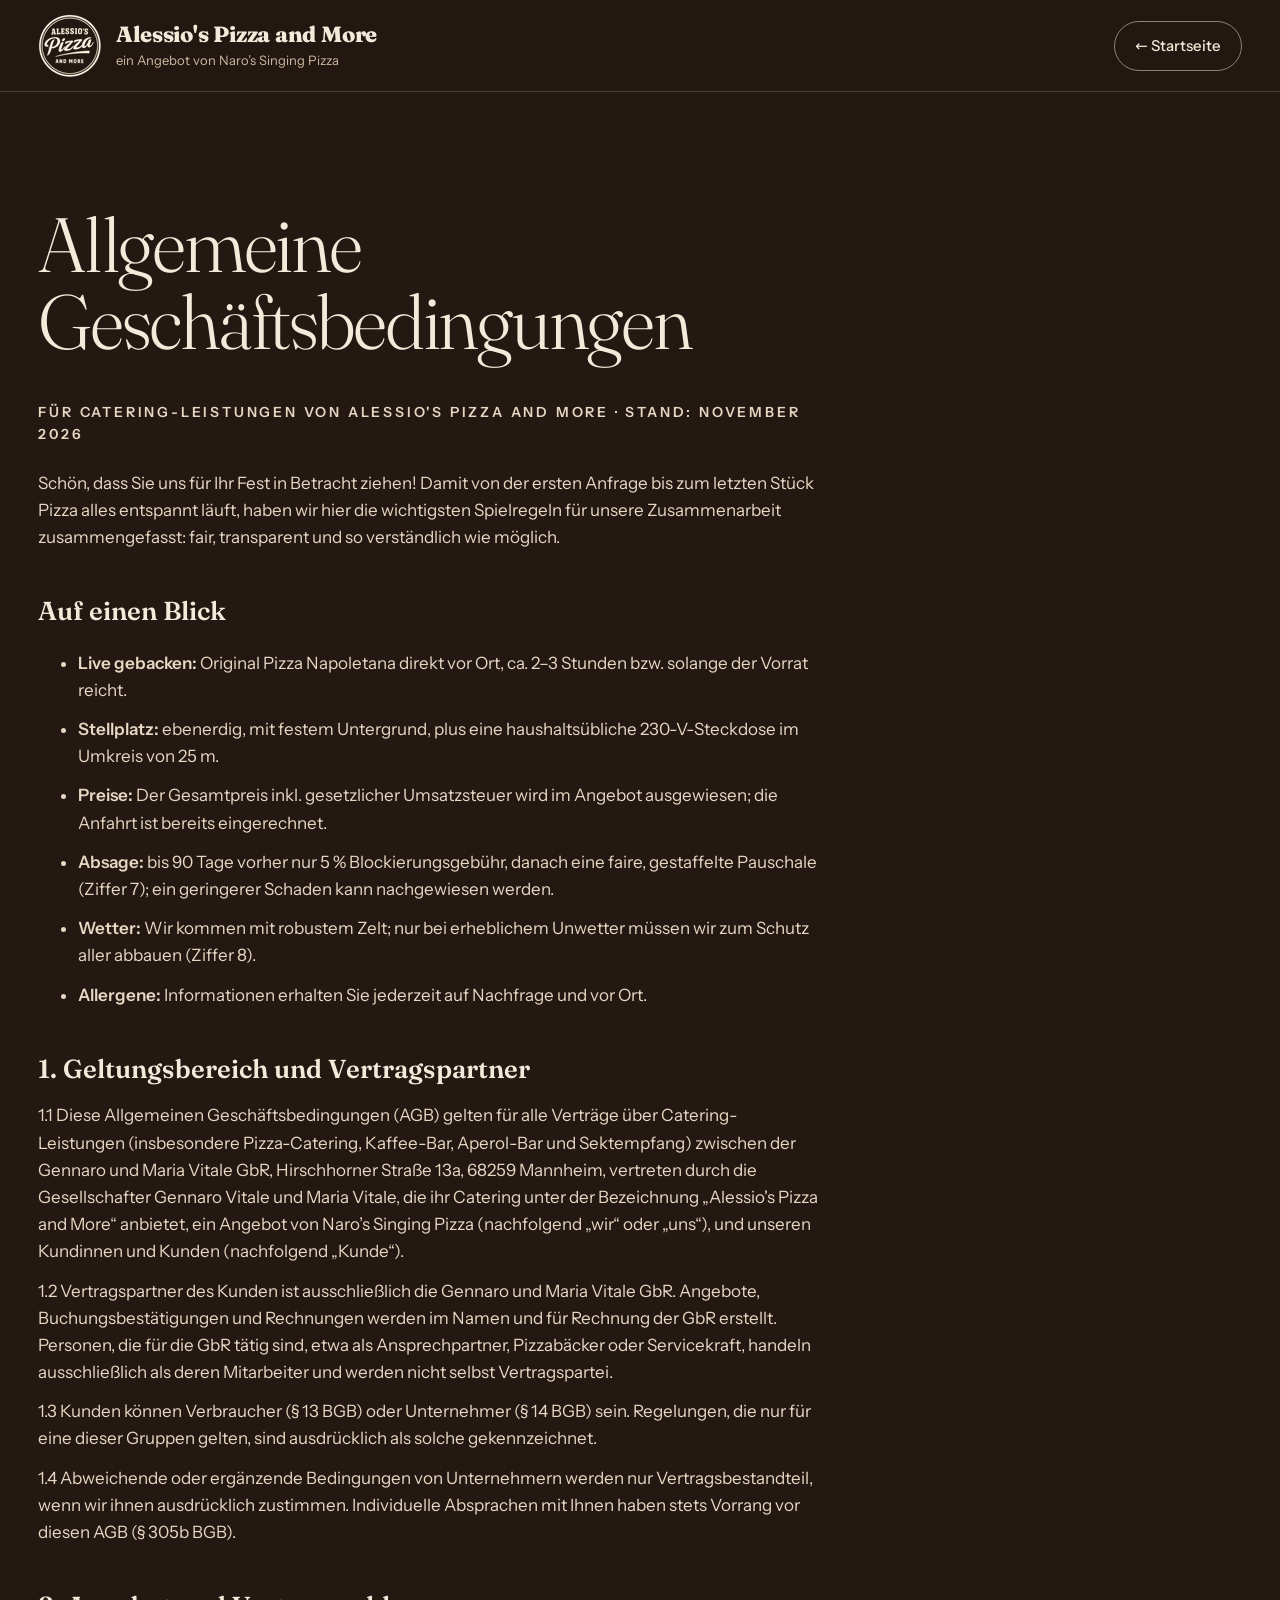
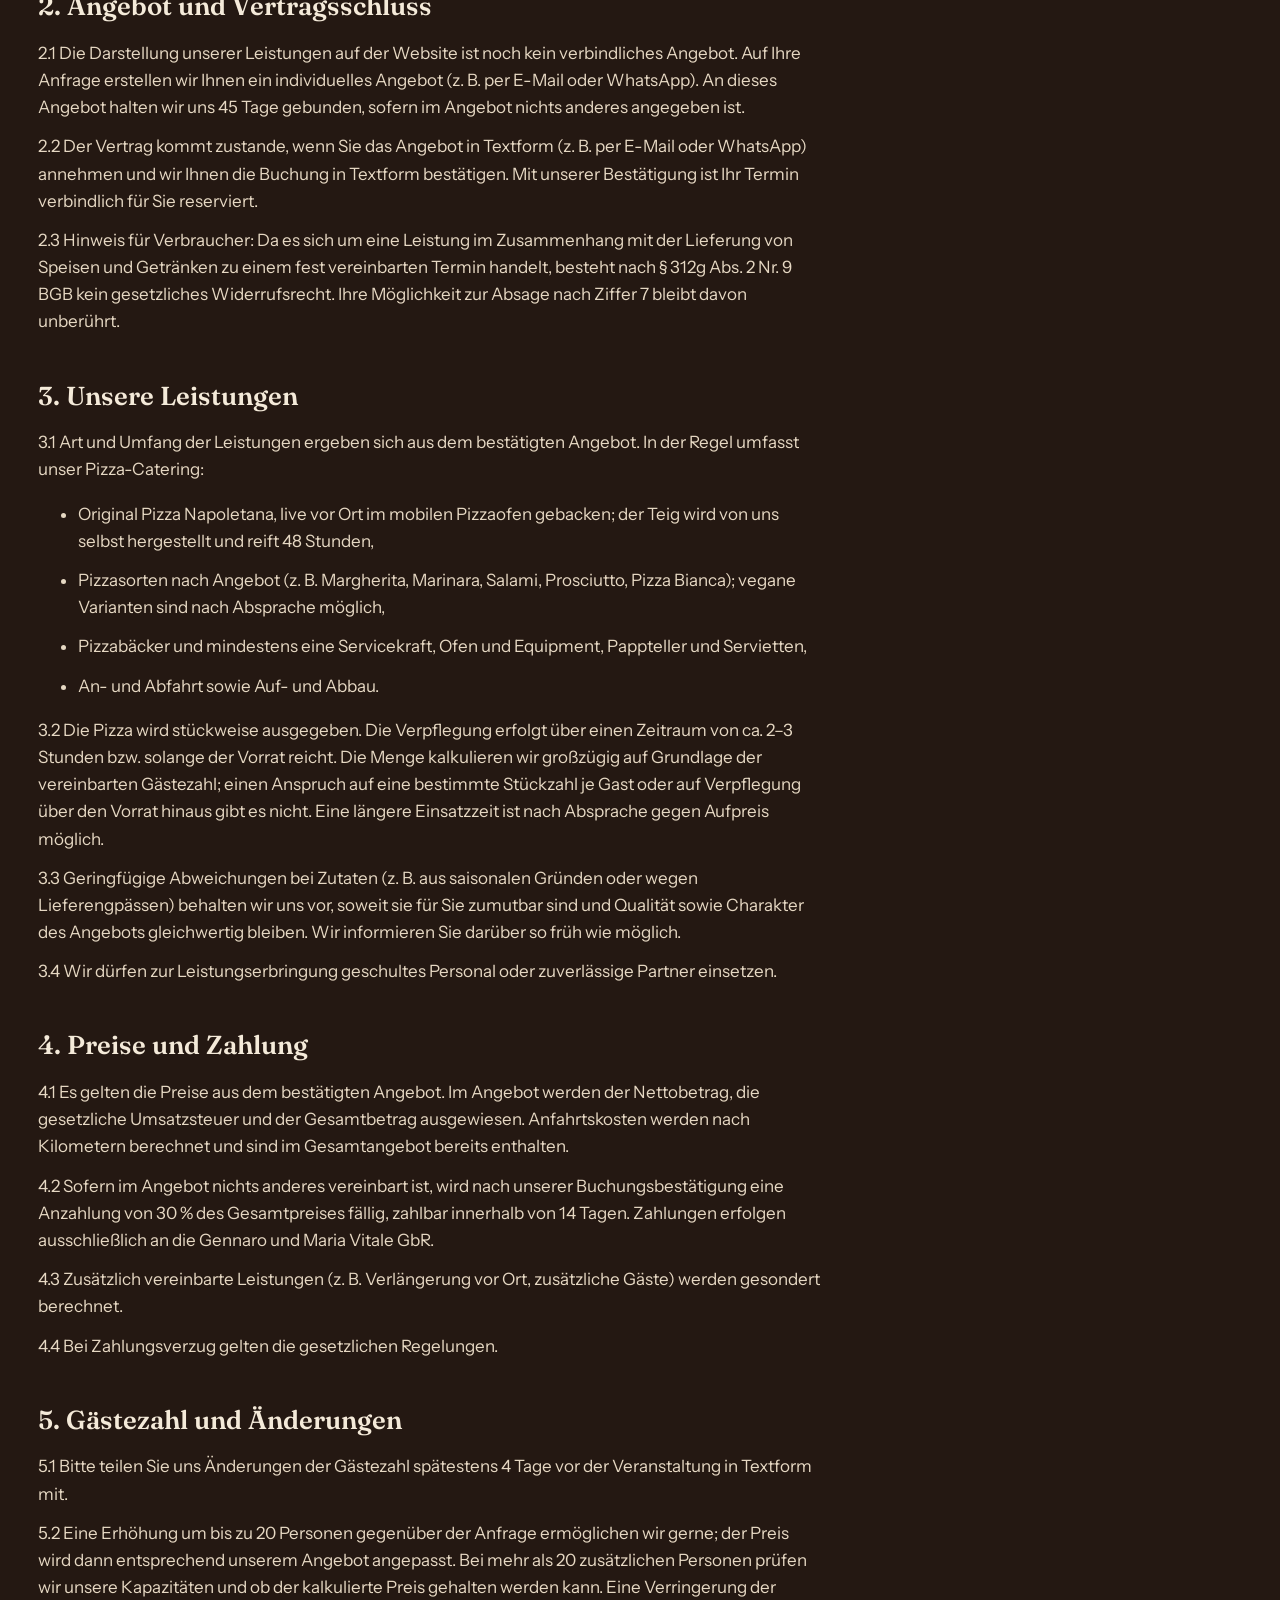
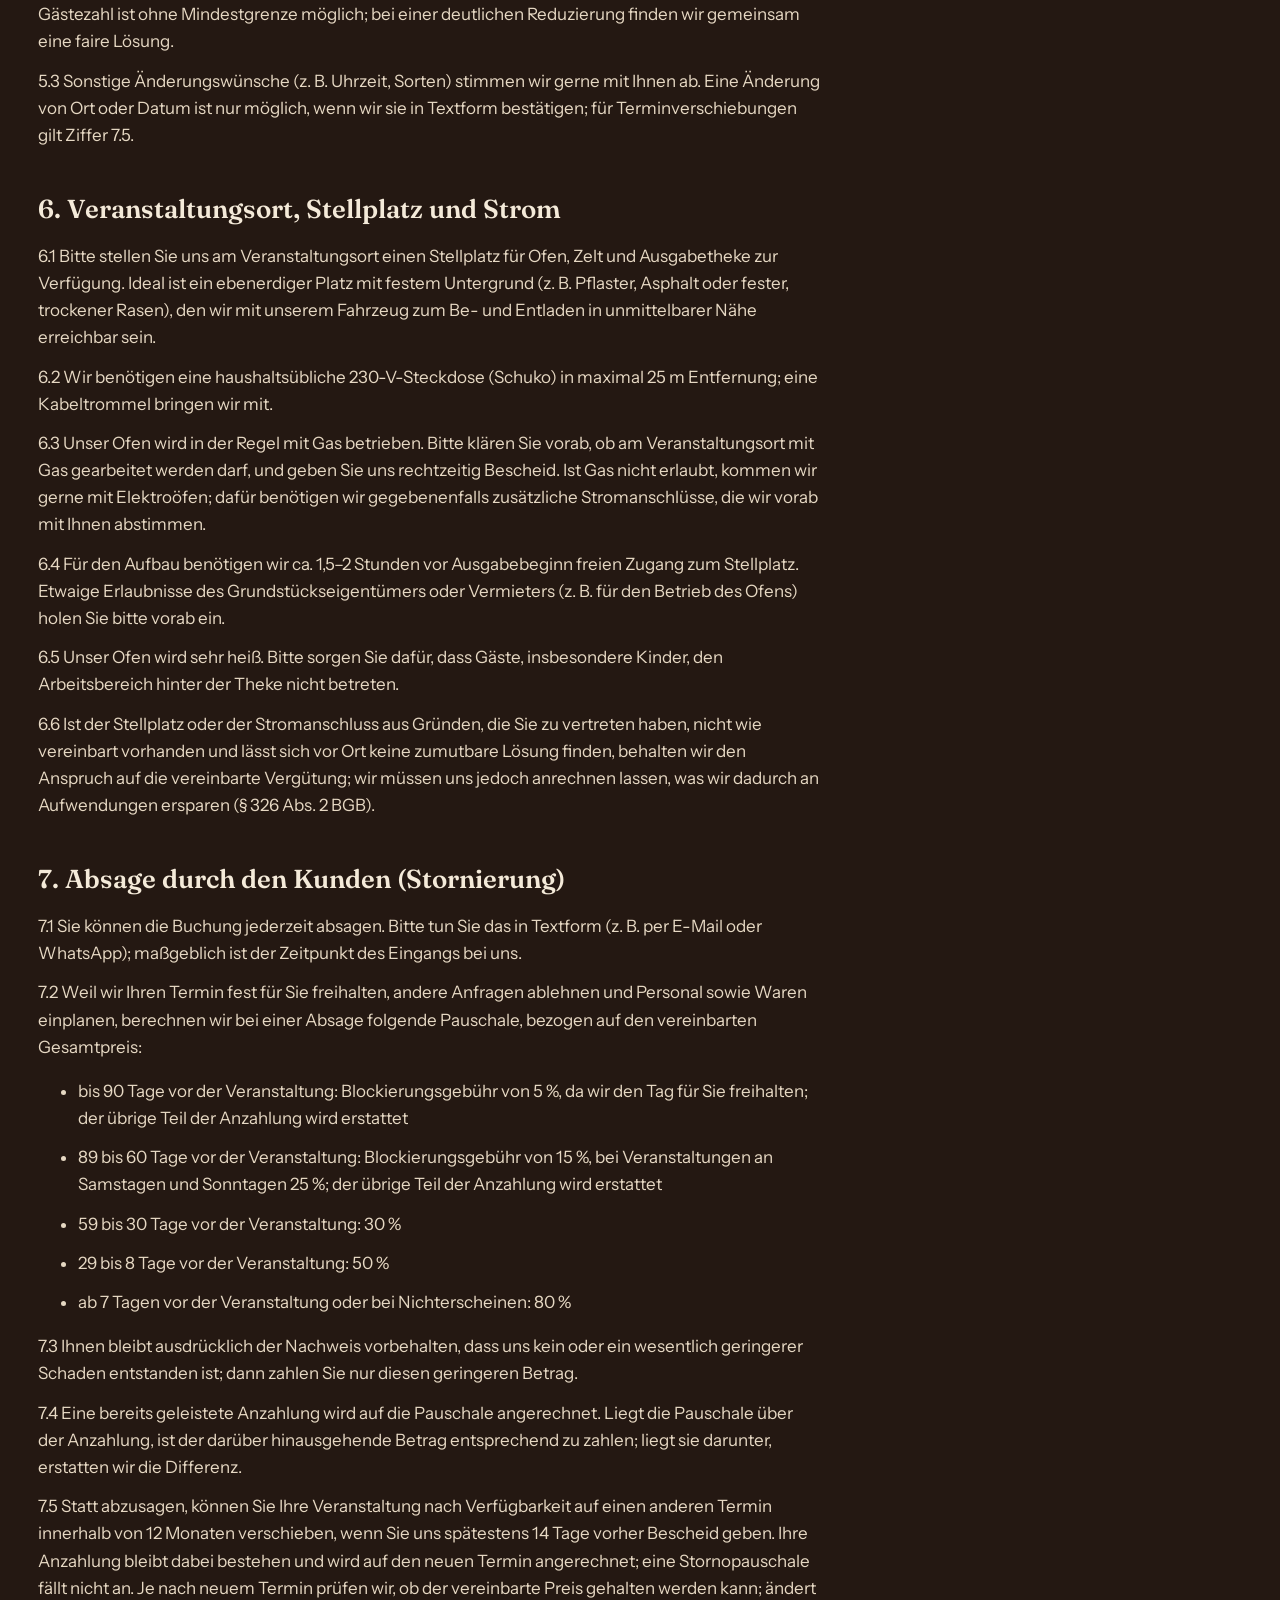
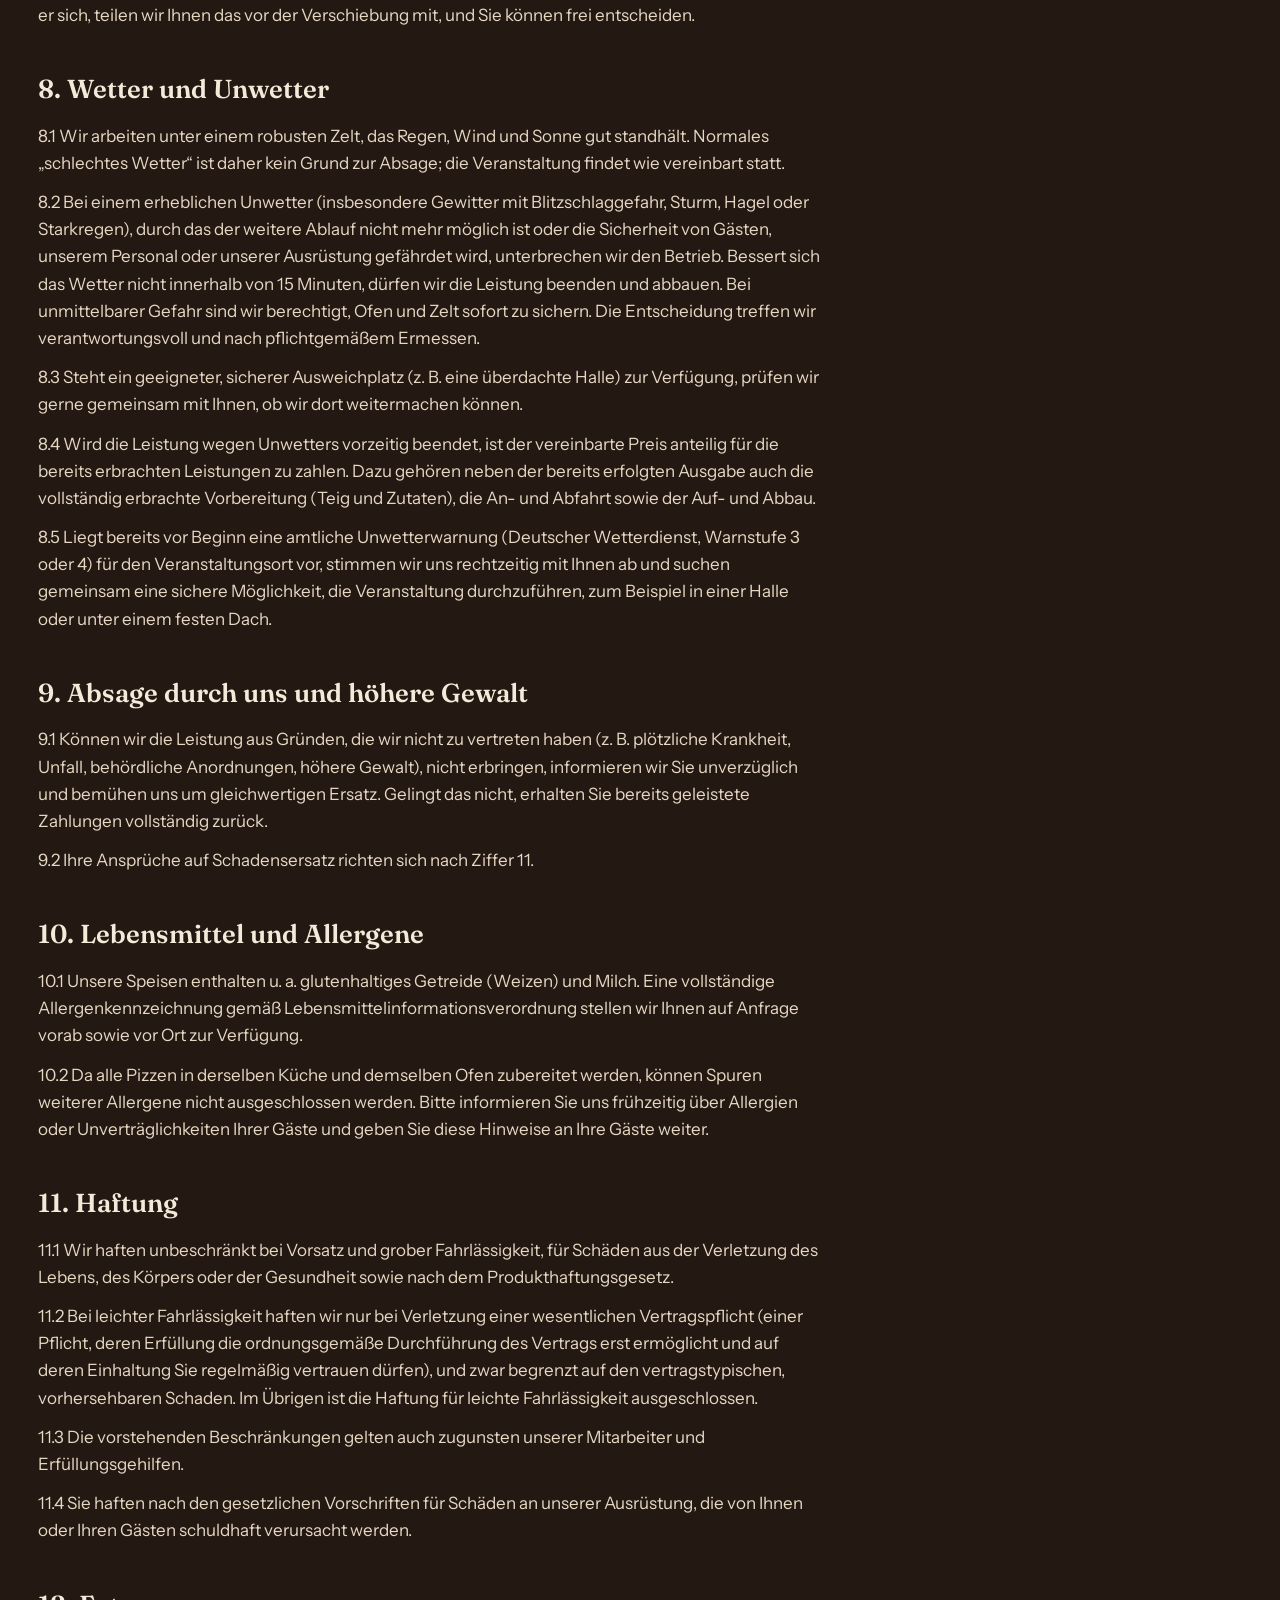
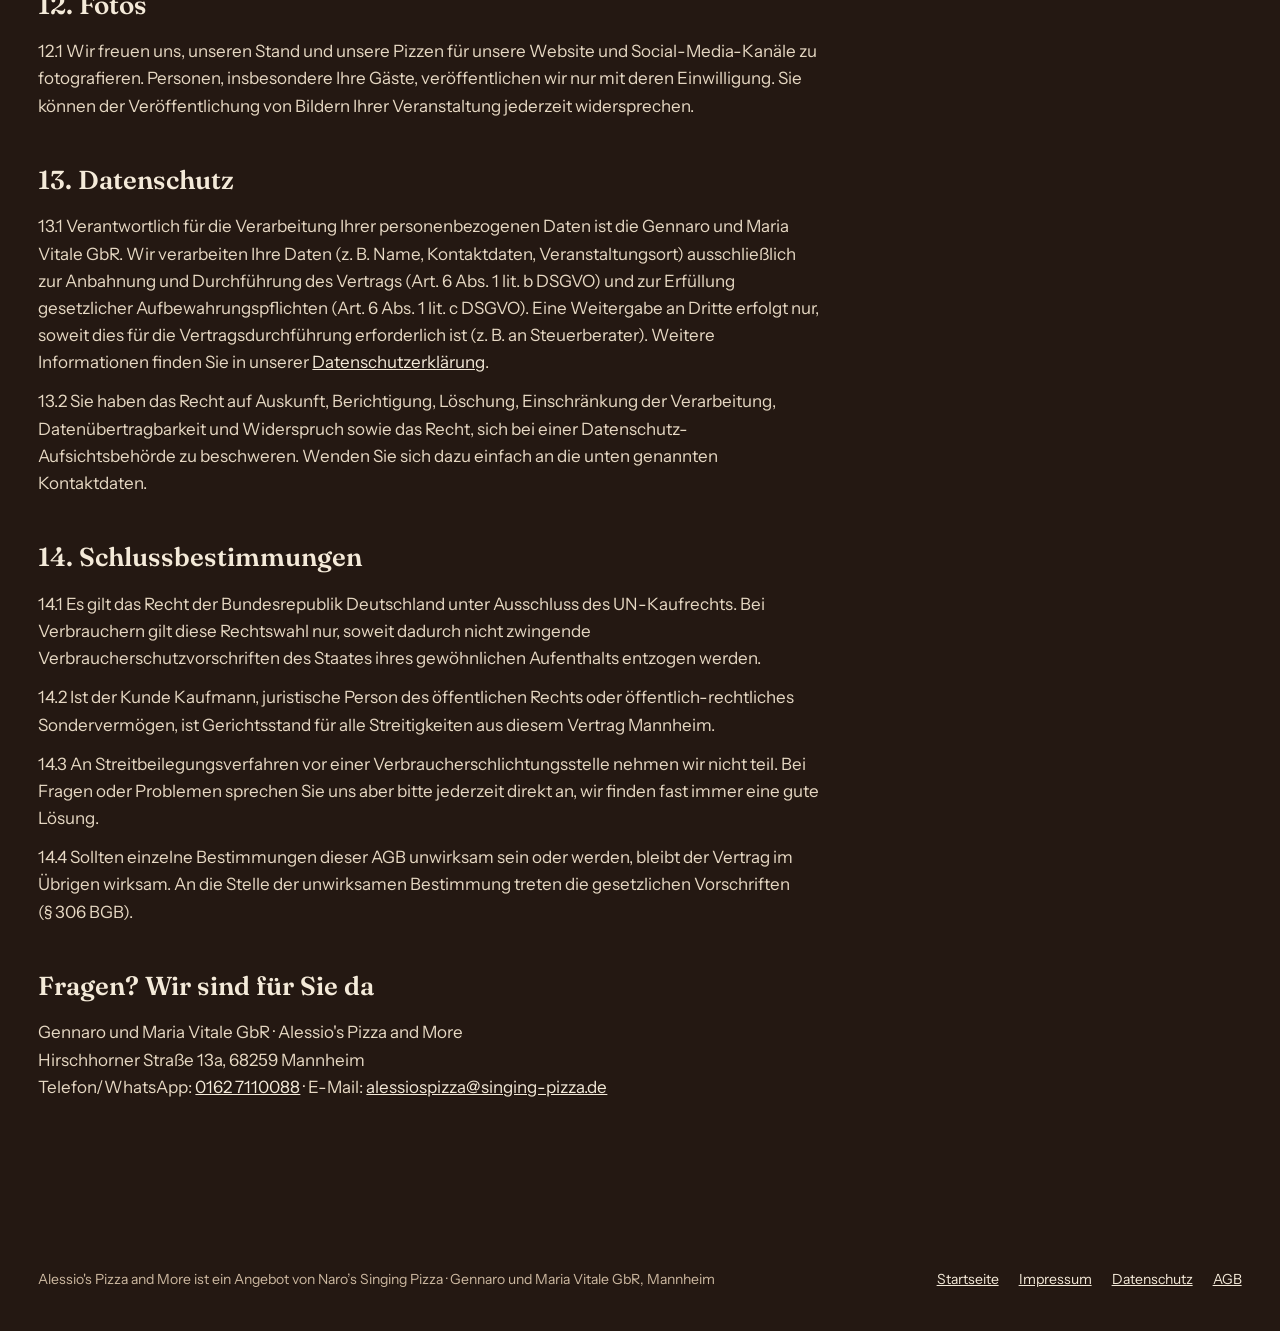
<file: agb.html>
<!doctype html>
<html lang="de">
<head>
<meta charset="utf-8">
<meta name="viewport" content="width=device-width, initial-scale=1, viewport-fit=cover">
<title>AGB – Alessio's Pizza and More</title>
<meta name="robots" content="noindex">
<link rel="icon" href="assets/img/logo.png">
<link rel="stylesheet" href="assets/css/fonts2.css?v=202611181654">
<link rel="stylesheet" href="assets/css/neu.css?v=202611181654">
</head>
<body>
<header class="kopf">
  <div class="kopf-in">
    <a class="marke" href="./" aria-label="Alessio's Pizza and More – zur Startseite">
      <img src="assets/img/logo-hell.png" srcset="assets/img/logo-hell-64.webp 1x, assets/img/logo-hell-128.webp 2x, assets/img/logo-hell-192.webp 3x" alt="" width="64" height="64">
      <span class="marke-txt">
        <span class="marke-name">Alessio's Pizza and&nbsp;More</span>
        <span class="marke-sub">ein Angebot von Naro’s&nbsp;Singing&nbsp;Pizza</span>
      </span>
    </a>
    <a class="btn btn-line zurueck" href="./" aria-label="Startseite"><span aria-hidden="true">←</span><span class="zurueck-txt">&nbsp;Startseite</span></a>
  </div>
</header>
<main class="sec recht">
<h1>Allgemeine Geschäftsbedingungen</h1>
<p class="kicker" style="margin-bottom:24px">für Catering-Leistungen von Alessio's Pizza and More · Stand: November 2026</p>
<p>Schön, dass Sie uns für Ihr Fest in Betracht ziehen! Damit von der ersten Anfrage bis zum letzten Stück Pizza alles entspannt läuft, haben wir hier die wichtigsten Spielregeln für unsere Zusammenarbeit zusammengefasst: fair, transparent und so verständlich wie möglich.</p>

<h2>Auf einen Blick</h2>
<ul>
  <li><strong>Live gebacken:</strong> Original Pizza Napoletana direkt vor Ort, ca. 2–3 Stunden bzw. solange der Vorrat reicht.</li>
  <li><strong>Stellplatz:</strong> ebenerdig, mit festem Untergrund, plus eine haushaltsübliche 230-V-Steckdose im Umkreis von 25&nbsp;m.</li>
  <li><strong>Preise:</strong> Der Gesamtpreis inkl. gesetzlicher Umsatzsteuer wird im Angebot ausgewiesen; die Anfahrt ist bereits eingerechnet.</li>
  <li><strong>Absage:</strong> bis 90 Tage vorher nur 5&nbsp;% Blockierungsgebühr, danach eine faire, gestaffelte Pauschale (Ziffer 7); ein geringerer Schaden kann nachgewiesen werden.</li>
  <li><strong>Wetter:</strong> Wir kommen mit robustem Zelt; nur bei erheblichem Unwetter müssen wir zum Schutz aller abbauen (Ziffer 8).</li>
  <li><strong>Allergene:</strong> Informationen erhalten Sie jederzeit auf Nachfrage und vor Ort.</li>
</ul>

<h2>1. Geltungsbereich und Vertragspartner</h2>
<p>1.1 Diese Allgemeinen Geschäftsbedingungen (AGB) gelten für alle Verträge über Catering-Leistungen (insbesondere Pizza-Catering, Kaffee-Bar, Aperol-Bar und Sektempfang) zwischen der Gennaro und Maria Vitale GbR, Hirschhorner Straße 13a, 68259 Mannheim, vertreten durch die Gesellschafter Gennaro Vitale und Maria Vitale, die ihr Catering unter der Bezeichnung „Alessio's Pizza and More“ anbietet, ein Angebot von Naro’s Singing Pizza (nachfolgend „wir“ oder „uns“), und unseren Kundinnen und Kunden (nachfolgend „Kunde“).</p>
<p>1.2 Vertragspartner des Kunden ist ausschließlich die Gennaro und Maria Vitale GbR. Angebote, Buchungsbestätigungen und Rechnungen werden im Namen und für Rechnung der GbR erstellt. Personen, die für die GbR tätig sind, etwa als Ansprechpartner, Pizzabäcker oder Servicekraft, handeln ausschließlich als deren Mitarbeiter und werden nicht selbst Vertragspartei.</p>
<p>1.3 Kunden können Verbraucher (§&nbsp;13 BGB) oder Unternehmer (§&nbsp;14 BGB) sein. Regelungen, die nur für eine dieser Gruppen gelten, sind ausdrücklich als solche gekennzeichnet.</p>
<p>1.4 Abweichende oder ergänzende Bedingungen von Unternehmern werden nur Vertragsbestandteil, wenn wir ihnen ausdrücklich zustimmen. Individuelle Absprachen mit Ihnen haben stets Vorrang vor diesen AGB (§&nbsp;305b BGB).</p>

<h2>2. Angebot und Vertragsschluss</h2>
<p>2.1 Die Darstellung unserer Leistungen auf der Website ist noch kein verbindliches Angebot. Auf Ihre Anfrage erstellen wir Ihnen ein individuelles Angebot (z.&nbsp;B. per E-Mail oder WhatsApp). An dieses Angebot halten wir uns 45 Tage gebunden, sofern im Angebot nichts anderes angegeben ist.</p>
<p>2.2 Der Vertrag kommt zustande, wenn Sie das Angebot in Textform (z.&nbsp;B. per E-Mail oder WhatsApp) annehmen und wir Ihnen die Buchung in Textform bestätigen. Mit unserer Bestätigung ist Ihr Termin verbindlich für Sie reserviert.</p>
<p>2.3 Hinweis für Verbraucher: Da es sich um eine Leistung im Zusammenhang mit der Lieferung von Speisen und Getränken zu einem fest vereinbarten Termin handelt, besteht nach §&nbsp;312g Abs.&nbsp;2 Nr.&nbsp;9 BGB kein gesetzliches Widerrufsrecht. Ihre Möglichkeit zur Absage nach Ziffer 7 bleibt davon unberührt.</p>

<h2>3. Unsere Leistungen</h2>
<p>3.1 Art und Umfang der Leistungen ergeben sich aus dem bestätigten Angebot. In der Regel umfasst unser Pizza-Catering:</p>
<ul>
  <li>Original Pizza Napoletana, live vor Ort im mobilen Pizzaofen gebacken; der Teig wird von uns selbst hergestellt und reift 48 Stunden,</li>
  <li>Pizzasorten nach Angebot (z.&nbsp;B. Margherita, Marinara, Salami, Prosciutto, Pizza Bianca); vegane Varianten sind nach Absprache möglich,</li>
  <li>Pizzabäcker und mindestens eine Servicekraft, Ofen und Equipment, Pappteller und Servietten,</li>
  <li>An- und Abfahrt sowie Auf- und Abbau.</li>
</ul>
<p>3.2 Die Pizza wird stückweise ausgegeben. Die Verpflegung erfolgt über einen Zeitraum von ca. 2–3 Stunden bzw. solange der Vorrat reicht. Die Menge kalkulieren wir großzügig auf Grundlage der vereinbarten Gästezahl; einen Anspruch auf eine bestimmte Stückzahl je Gast oder auf Verpflegung über den Vorrat hinaus gibt es nicht. Eine längere Einsatzzeit ist nach Absprache gegen Aufpreis möglich.</p>
<p>3.3 Geringfügige Abweichungen bei Zutaten (z.&nbsp;B. aus saisonalen Gründen oder wegen Lieferengpässen) behalten wir uns vor, soweit sie für Sie zumutbar sind und Qualität sowie Charakter des Angebots gleichwertig bleiben. Wir informieren Sie darüber so früh wie möglich.</p>
<p>3.4 Wir dürfen zur Leistungserbringung geschultes Personal oder zuverlässige Partner einsetzen.</p>

<h2>4. Preise und Zahlung</h2>
<p>4.1 Es gelten die Preise aus dem bestätigten Angebot. Im Angebot werden der Nettobetrag, die gesetzliche Umsatzsteuer und der Gesamtbetrag ausgewiesen. Anfahrtskosten werden nach Kilometern berechnet und sind im Gesamtangebot bereits enthalten.</p>
<p>4.2 Sofern im Angebot nichts anderes vereinbart ist, wird nach unserer Buchungsbestätigung eine Anzahlung von 30&nbsp;% des Gesamtpreises fällig, zahlbar innerhalb von 14 Tagen. Zahlungen erfolgen ausschließlich an die Gennaro und Maria Vitale GbR.</p>
<p>4.3 Zusätzlich vereinbarte Leistungen (z.&nbsp;B. Verlängerung vor Ort, zusätzliche Gäste) werden gesondert berechnet.</p>
<p>4.4 Bei Zahlungsverzug gelten die gesetzlichen Regelungen.</p>

<h2>5. Gästezahl und Änderungen</h2>
<p>5.1 Bitte teilen Sie uns Änderungen der Gästezahl spätestens 4 Tage vor der Veranstaltung in Textform mit.</p>
<p>5.2 Eine Erhöhung um bis zu 20 Personen gegenüber der Anfrage ermöglichen wir gerne; der Preis wird dann entsprechend unserem Angebot angepasst. Bei mehr als 20 zusätzlichen Personen prüfen wir unsere Kapazitäten und ob der kalkulierte Preis gehalten werden kann. Eine Verringerung der Gästezahl ist ohne Mindestgrenze möglich; bei einer deutlichen Reduzierung finden wir gemeinsam eine faire Lösung.</p>
<p>5.3 Sonstige Änderungswünsche (z.&nbsp;B. Uhrzeit, Sorten) stimmen wir gerne mit Ihnen ab. Eine Änderung von Ort oder Datum ist nur möglich, wenn wir sie in Textform bestätigen; für Terminverschiebungen gilt Ziffer 7.5.</p>

<h2>6. Veranstaltungsort, Stellplatz und Strom</h2>
<p>6.1 Bitte stellen Sie uns am Veranstaltungsort einen Stellplatz für Ofen, Zelt und Ausgabetheke zur Verfügung. Ideal ist ein ebenerdiger Platz mit festem Untergrund (z.&nbsp;B. Pflaster, Asphalt oder fester, trockener Rasen), den wir mit unserem Fahrzeug zum Be- und Entladen in unmittelbarer Nähe erreichbar sein.</p>
<p>6.2 Wir benötigen eine haushaltsübliche 230-V-Steckdose (Schuko) in maximal 25&nbsp;m Entfernung; eine Kabeltrommel bringen wir mit.</p>
<p>6.3 Unser Ofen wird in der Regel mit Gas betrieben. Bitte klären Sie vorab, ob am Veranstaltungsort mit Gas gearbeitet werden darf, und geben Sie uns rechtzeitig Bescheid. Ist Gas nicht erlaubt, kommen wir gerne mit Elektroöfen; dafür benötigen wir gegebenenfalls zusätzliche Stromanschlüsse, die wir vorab mit Ihnen abstimmen.</p>
<p>6.4 Für den Aufbau benötigen wir ca. 1,5–2 Stunden vor Ausgabebeginn freien Zugang zum Stellplatz. Etwaige Erlaubnisse des Grundstückseigentümers oder Vermieters (z.&nbsp;B. für den Betrieb des Ofens) holen Sie bitte vorab ein.</p>
<p>6.5 Unser Ofen wird sehr heiß. Bitte sorgen Sie dafür, dass Gäste, insbesondere Kinder, den Arbeitsbereich hinter der Theke nicht betreten.</p>
<p>6.6 Ist der Stellplatz oder der Stromanschluss aus Gründen, die Sie zu vertreten haben, nicht wie vereinbart vorhanden und lässt sich vor Ort keine zumutbare Lösung finden, behalten wir den Anspruch auf die vereinbarte Vergütung; wir müssen uns jedoch anrechnen lassen, was wir dadurch an Aufwendungen ersparen (§&nbsp;326 Abs.&nbsp;2 BGB).</p>

<h2>7. Absage durch den Kunden (Stornierung)</h2>
<p>7.1 Sie können die Buchung jederzeit absagen. Bitte tun Sie das in Textform (z.&nbsp;B. per E-Mail oder WhatsApp); maßgeblich ist der Zeitpunkt des Eingangs bei uns.</p>
<p>7.2 Weil wir Ihren Termin fest für Sie freihalten, andere Anfragen ablehnen und Personal sowie Waren einplanen, berechnen wir bei einer Absage folgende Pauschale, bezogen auf den vereinbarten Gesamtpreis:</p>
<ul>
  <li>bis 90 Tage vor der Veranstaltung: Blockierungsgebühr von 5&nbsp;%, da wir den Tag für Sie freihalten; der übrige Teil der Anzahlung wird erstattet</li>
  <li>89 bis 60 Tage vor der Veranstaltung: Blockierungsgebühr von 15&nbsp;%, bei Veranstaltungen an Samstagen und Sonntagen 25&nbsp;%; der übrige Teil der Anzahlung wird erstattet</li>
  <li>59 bis 30 Tage vor der Veranstaltung: 30&nbsp;%</li>
  <li>29 bis 8 Tage vor der Veranstaltung: 50&nbsp;%</li>
  <li>ab 7 Tagen vor der Veranstaltung oder bei Nichterscheinen: 80&nbsp;%</li>
</ul>
<p>7.3 Ihnen bleibt ausdrücklich der Nachweis vorbehalten, dass uns kein oder ein wesentlich geringerer Schaden entstanden ist; dann zahlen Sie nur diesen geringeren Betrag.</p>
<p>7.4 Eine bereits geleistete Anzahlung wird auf die Pauschale angerechnet. Liegt die Pauschale über der Anzahlung, ist der darüber hinausgehende Betrag entsprechend zu zahlen; liegt sie darunter, erstatten wir die Differenz.</p>
<p>7.5 Statt abzusagen, können Sie Ihre Veranstaltung nach Verfügbarkeit auf einen anderen Termin innerhalb von 12 Monaten verschieben, wenn Sie uns spätestens 14 Tage vorher Bescheid geben. Ihre Anzahlung bleibt dabei bestehen und wird auf den neuen Termin angerechnet; eine Stornopauschale fällt nicht an. Je nach neuem Termin prüfen wir, ob der vereinbarte Preis gehalten werden kann; ändert er sich, teilen wir Ihnen das vor der Verschiebung mit, und Sie können frei entscheiden.</p>

<h2>8. Wetter und Unwetter</h2>
<p>8.1 Wir arbeiten unter einem robusten Zelt, das Regen, Wind und Sonne gut standhält. Normales „schlechtes Wetter“ ist daher kein Grund zur Absage; die Veranstaltung findet wie vereinbart statt.</p>
<p>8.2 Bei einem erheblichen Unwetter (insbesondere Gewitter mit Blitzschlaggefahr, Sturm, Hagel oder Starkregen), durch das der weitere Ablauf nicht mehr möglich ist oder die Sicherheit von Gästen, unserem Personal oder unserer Ausrüstung gefährdet wird, unterbrechen wir den Betrieb. Bessert sich das Wetter nicht innerhalb von 15 Minuten, dürfen wir die Leistung beenden und abbauen. Bei unmittelbarer Gefahr sind wir berechtigt, Ofen und Zelt sofort zu sichern. Die Entscheidung treffen wir verantwortungsvoll und nach pflichtgemäßem Ermessen.</p>
<p>8.3 Steht ein geeigneter, sicherer Ausweichplatz (z.&nbsp;B. eine überdachte Halle) zur Verfügung, prüfen wir gerne gemeinsam mit Ihnen, ob wir dort weitermachen können.</p>
<p>8.4 Wird die Leistung wegen Unwetters vorzeitig beendet, ist der vereinbarte Preis anteilig für die bereits erbrachten Leistungen zu zahlen. Dazu gehören neben der bereits erfolgten Ausgabe auch die vollständig erbrachte Vorbereitung (Teig und Zutaten), die An- und Abfahrt sowie der Auf- und Abbau.</p>
<p>8.5 Liegt bereits vor Beginn eine amtliche Unwetterwarnung (Deutscher Wetterdienst, Warnstufe 3 oder 4) für den Veranstaltungsort vor, stimmen wir uns rechtzeitig mit Ihnen ab und suchen gemeinsam eine sichere Möglichkeit, die Veranstaltung durchzuführen, zum Beispiel in einer Halle oder unter einem festen Dach.</p>

<h2>9. Absage durch uns und höhere Gewalt</h2>
<p>9.1 Können wir die Leistung aus Gründen, die wir nicht zu vertreten haben (z.&nbsp;B. plötzliche Krankheit, Unfall, behördliche Anordnungen, höhere Gewalt), nicht erbringen, informieren wir Sie unverzüglich und bemühen uns um gleichwertigen Ersatz. Gelingt das nicht, erhalten Sie bereits geleistete Zahlungen vollständig zurück.</p>
<p>9.2 Ihre Ansprüche auf Schadensersatz richten sich nach Ziffer 11.</p>

<h2>10. Lebensmittel und Allergene</h2>
<p>10.1 Unsere Speisen enthalten u.&nbsp;a. glutenhaltiges Getreide (Weizen) und Milch. Eine vollständige Allergenkennzeichnung gemäß Lebensmittelinformationsverordnung stellen wir Ihnen auf Anfrage vorab sowie vor Ort zur Verfügung.</p>
<p>10.2 Da alle Pizzen in derselben Küche und demselben Ofen zubereitet werden, können Spuren weiterer Allergene nicht ausgeschlossen werden. Bitte informieren Sie uns frühzeitig über Allergien oder Unverträglichkeiten Ihrer Gäste und geben Sie diese Hinweise an Ihre Gäste weiter.</p>

<h2>11. Haftung</h2>
<p>11.1 Wir haften unbeschränkt bei Vorsatz und grober Fahrlässigkeit, für Schäden aus der Verletzung des Lebens, des Körpers oder der Gesundheit sowie nach dem Produkthaftungsgesetz.</p>
<p>11.2 Bei leichter Fahrlässigkeit haften wir nur bei Verletzung einer wesentlichen Vertragspflicht (einer Pflicht, deren Erfüllung die ordnungsgemäße Durchführung des Vertrags erst ermöglicht und auf deren Einhaltung Sie regelmäßig vertrauen dürfen), und zwar begrenzt auf den vertragstypischen, vorhersehbaren Schaden. Im Übrigen ist die Haftung für leichte Fahrlässigkeit ausgeschlossen.</p>
<p>11.3 Die vorstehenden Beschränkungen gelten auch zugunsten unserer Mitarbeiter und Erfüllungsgehilfen.</p>
<p>11.4 Sie haften nach den gesetzlichen Vorschriften für Schäden an unserer Ausrüstung, die von Ihnen oder Ihren Gästen schuldhaft verursacht werden.</p>

<h2>12. Fotos</h2>
<p>12.1 Wir freuen uns, unseren Stand und unsere Pizzen für unsere Website und Social-Media-Kanäle zu fotografieren. Personen, insbesondere Ihre Gäste, veröffentlichen wir nur mit deren Einwilligung. Sie können der Veröffentlichung von Bildern Ihrer Veranstaltung jederzeit widersprechen.</p>

<h2>13. Datenschutz</h2>
<p>13.1 Verantwortlich für die Verarbeitung Ihrer personenbezogenen Daten ist die Gennaro und Maria Vitale GbR. Wir verarbeiten Ihre Daten (z.&nbsp;B. Name, Kontaktdaten, Veranstaltungsort) ausschließlich zur Anbahnung und Durchführung des Vertrags (Art.&nbsp;6 Abs.&nbsp;1 lit.&nbsp;b DSGVO) und zur Erfüllung gesetzlicher Aufbewahrungspflichten (Art.&nbsp;6 Abs.&nbsp;1 lit.&nbsp;c DSGVO). Eine Weitergabe an Dritte erfolgt nur, soweit dies für die Vertragsdurchführung erforderlich ist (z.&nbsp;B. an Steuerberater). Weitere Informationen finden Sie in unserer <a href="datenschutz.html">Datenschutzerklärung</a>.</p>
<p>13.2 Sie haben das Recht auf Auskunft, Berichtigung, Löschung, Einschränkung der Verarbeitung, Datenübertragbarkeit und Widerspruch sowie das Recht, sich bei einer Datenschutz-Aufsichtsbehörde zu beschweren. Wenden Sie sich dazu einfach an die unten genannten Kontaktdaten.</p>

<h2>14. Schlussbestimmungen</h2>
<p>14.1 Es gilt das Recht der Bundesrepublik Deutschland unter Ausschluss des UN-Kaufrechts. Bei Verbrauchern gilt diese Rechtswahl nur, soweit dadurch nicht zwingende Verbraucherschutzvorschriften des Staates ihres gewöhnlichen Aufenthalts entzogen werden.</p>
<p>14.2 Ist der Kunde Kaufmann, juristische Person des öffentlichen Rechts oder öffentlich-rechtliches Sondervermögen, ist Gerichtsstand für alle Streitigkeiten aus diesem Vertrag Mannheim.</p>
<p>14.3 An Streitbeilegungsverfahren vor einer Verbraucherschlichtungsstelle nehmen wir nicht teil. Bei Fragen oder Problemen sprechen Sie uns aber bitte jederzeit direkt an, wir finden fast immer eine gute Lösung.</p>
<p>14.4 Sollten einzelne Bestimmungen dieser AGB unwirksam sein oder werden, bleibt der Vertrag im Übrigen wirksam. An die Stelle der unwirksamen Bestimmung treten die gesetzlichen Vorschriften (§&nbsp;306 BGB).</p>

<h2>Fragen? Wir sind für Sie da</h2>
<p>Gennaro und Maria Vitale GbR · Alessio's Pizza and More<br>Hirschhorner Straße 13a, 68259 Mannheim<br>Telefon/WhatsApp: <a href="tel:+491627110088">0162 7110088</a> · E-Mail: <a href="mailto:alessiospizza@singing-pizza.de">alessiospizza@singing-pizza.de</a></p>
</main>
<footer class="fuss">
  <span>Alessio's Pizza and More ist ein Angebot von Naro’s Singing Pizza · Gennaro und Maria Vitale GbR, Mannheim</span>
  <nav aria-label="Rechtliches"><a href="./">Startseite</a><a href="impressum.html">Impressum</a><a href="datenschutz.html">Datenschutz</a><a href="agb.html">AGB</a></nav>
</footer>
</body>
</html>
</file>
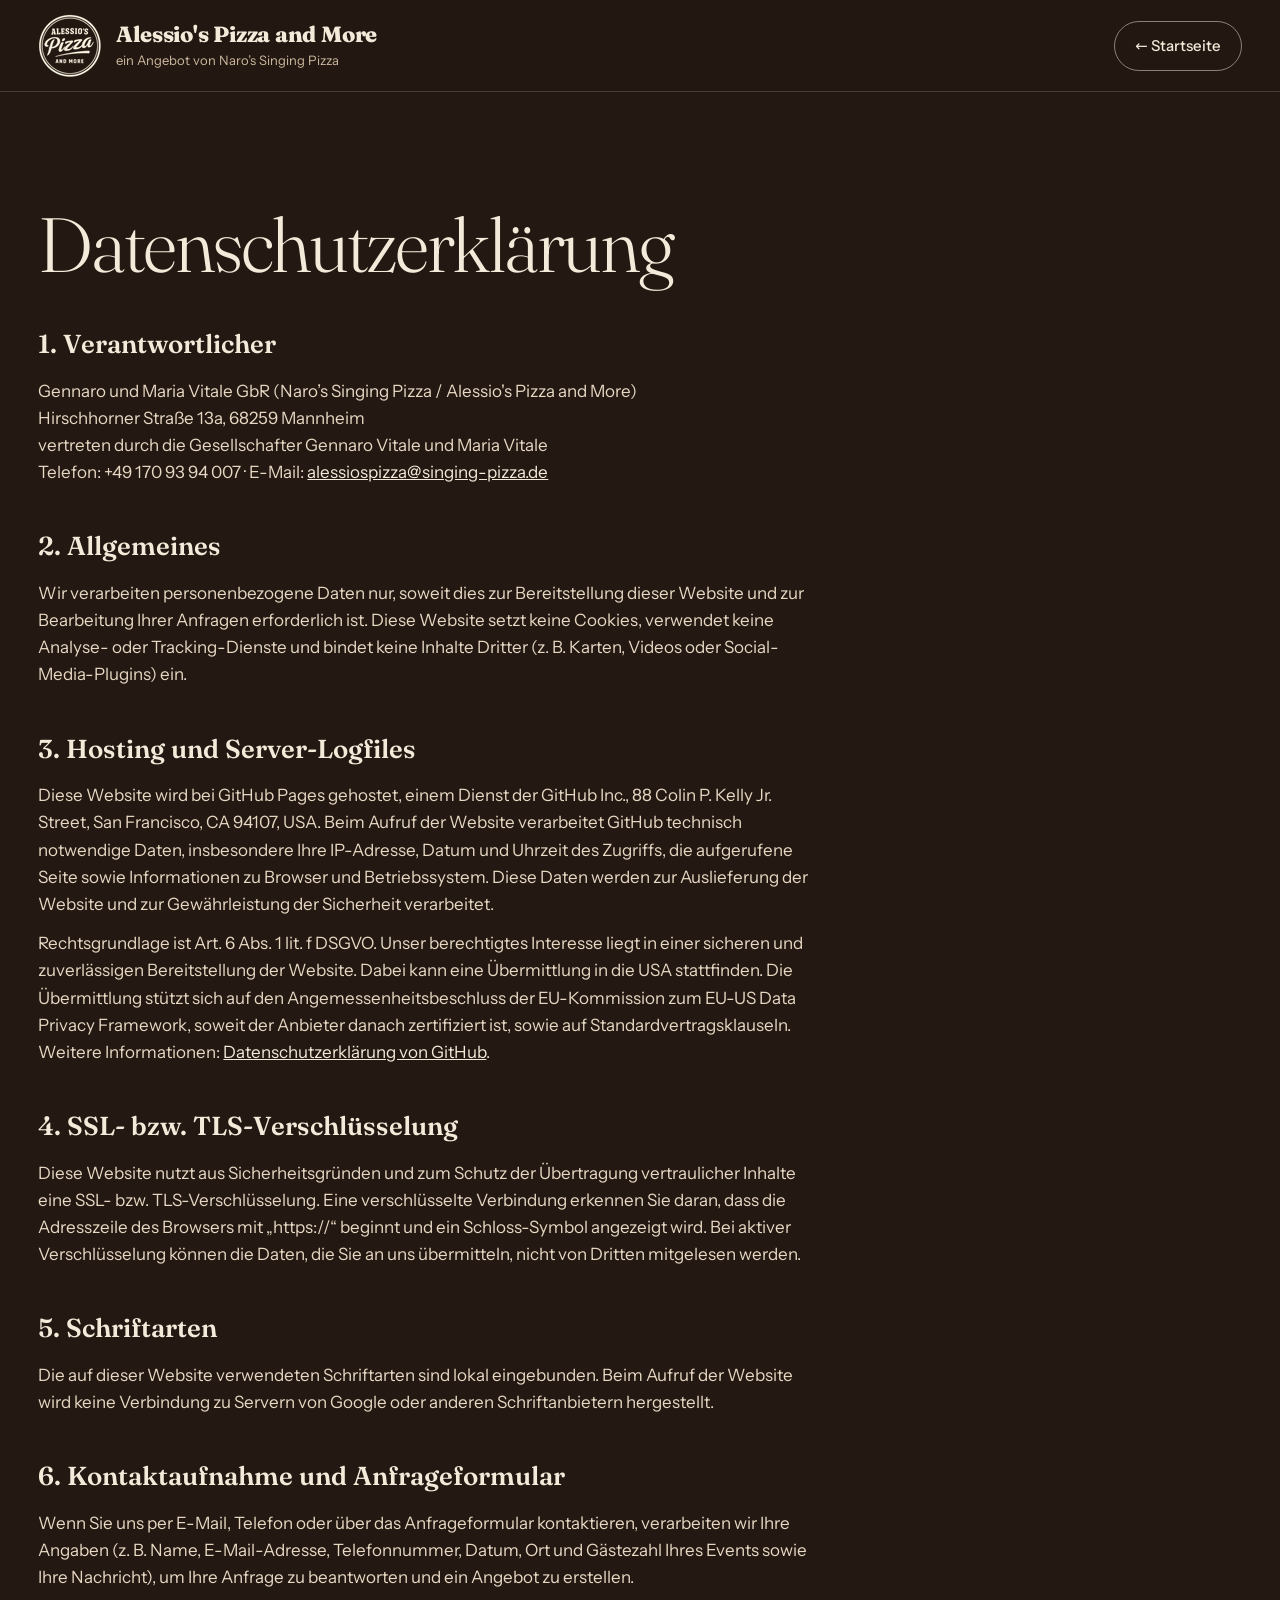
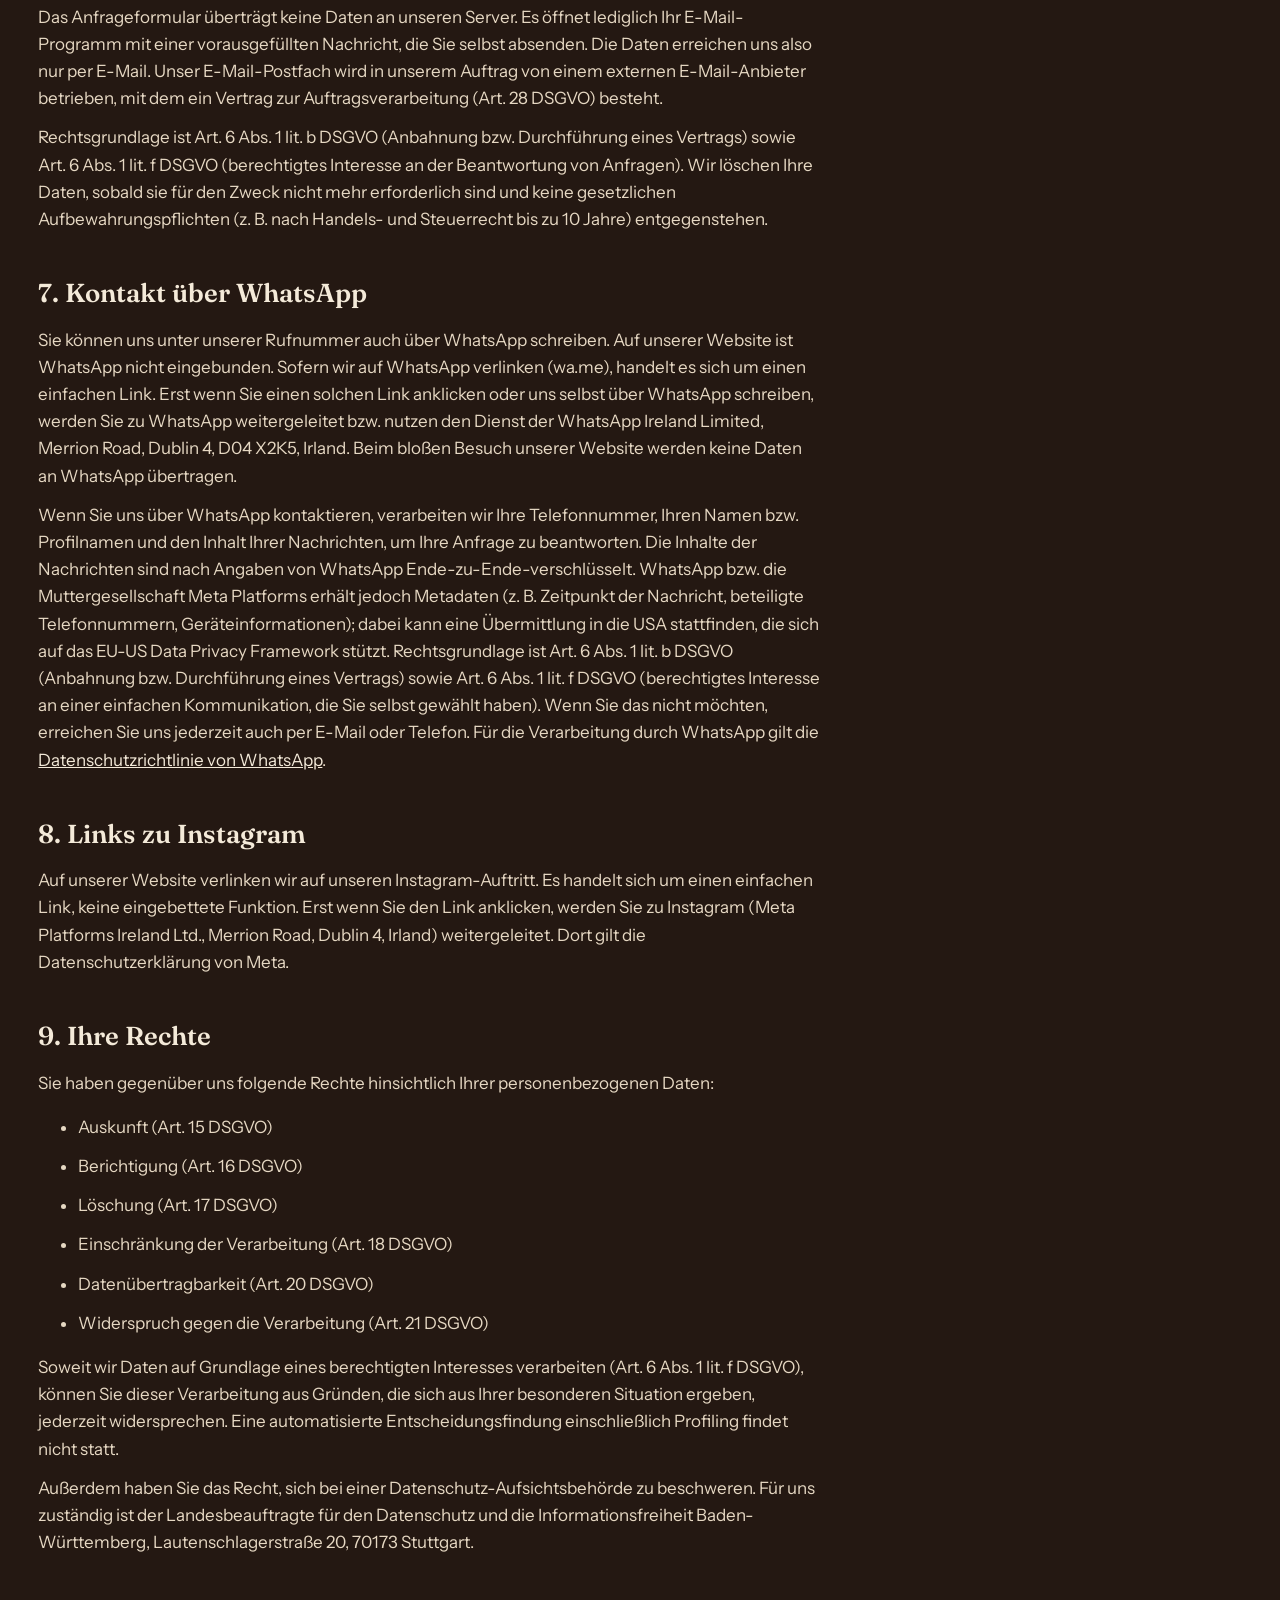
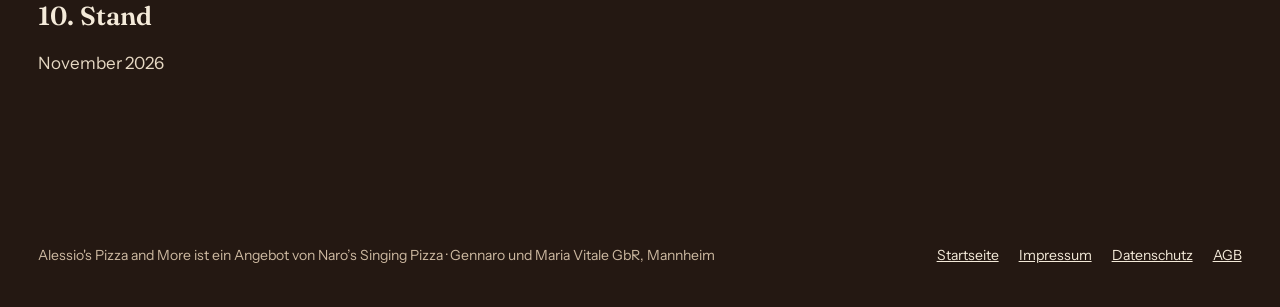
<file: datenschutz.html>
<!doctype html>
<html lang="de">
<head>
<meta charset="utf-8">
<meta name="viewport" content="width=device-width, initial-scale=1, viewport-fit=cover">
<title>Datenschutz – Alessio's Pizza and More</title>
<meta name="robots" content="noindex">
<link rel="icon" href="assets/img/logo.png">
<link rel="stylesheet" href="assets/css/fonts2.css?v=202611181654">
<link rel="stylesheet" href="assets/css/neu.css?v=202611181654">
</head>
<body>
<header class="kopf">
  <div class="kopf-in">
    <a class="marke" href="./" aria-label="Alessio's Pizza and More – zur Startseite">
      <img src="assets/img/logo-hell.png" srcset="assets/img/logo-hell-64.webp 1x, assets/img/logo-hell-128.webp 2x, assets/img/logo-hell-192.webp 3x" alt="" width="64" height="64">
      <span class="marke-txt">
        <span class="marke-name">Alessio's Pizza and&nbsp;More</span>
        <span class="marke-sub">ein Angebot von Naro’s&nbsp;Singing&nbsp;Pizza</span>
      </span>
    </a>
    <a class="btn btn-line zurueck" href="./" aria-label="Startseite"><span aria-hidden="true">←</span><span class="zurueck-txt">&nbsp;Startseite</span></a>
  </div>
</header>
<main class="sec recht">
<h1>Datenschutzerklärung</h1>

<h2>1. Verantwortlicher</h2>
<p>Gennaro und Maria Vitale GbR (Naro’s Singing Pizza / Alessio's Pizza and More)<br>Hirschhorner Straße 13a, 68259 Mannheim<br>
vertreten durch die Gesellschafter Gennaro Vitale und Maria Vitale<br>
Telefon: +49 170 93 94 007 · E-Mail: <a href="mailto:alessiospizza@singing-pizza.de">alessiospizza@singing-pizza.de</a></p>

<h2>2. Allgemeines</h2>
<p>Wir verarbeiten personenbezogene Daten nur, soweit dies zur Bereitstellung dieser Website und zur Bearbeitung Ihrer Anfragen erforderlich ist. Diese Website setzt keine Cookies, verwendet keine Analyse- oder Tracking-Dienste und bindet keine Inhalte Dritter (z.&nbsp;B. Karten, Videos oder Social-Media-Plugins) ein.</p>

<h2>3. Hosting und Server-Logfiles</h2>
<p>Diese Website wird bei GitHub Pages gehostet, einem Dienst der GitHub Inc., 88 Colin P. Kelly Jr. Street, San Francisco, CA 94107, USA. Beim Aufruf der Website verarbeitet GitHub technisch notwendige Daten, insbesondere Ihre IP-Adresse, Datum und Uhrzeit des Zugriffs, die aufgerufene Seite sowie Informationen zu Browser und Betriebssystem. Diese Daten werden zur Auslieferung der Website und zur Gewährleistung der Sicherheit verarbeitet.</p>
<p>Rechtsgrundlage ist Art. 6 Abs. 1 lit. f DSGVO. Unser berechtigtes Interesse liegt in einer sicheren und zuverlässigen Bereitstellung der Website. Dabei kann eine Übermittlung in die USA stattfinden. Die Übermittlung stützt sich auf den Angemessenheitsbeschluss der EU-Kommission zum EU-US Data Privacy Framework, soweit der Anbieter danach zertifiziert ist, sowie auf Standardvertragsklauseln. Weitere Informationen: <a href="https://docs.github.com/de/site-policy/privacy-policies/github-general-privacy-statement" target="_blank" rel="noopener">Datenschutzerklärung von GitHub</a>.</p>

<h2>4. SSL- bzw. TLS-Verschlüsselung</h2>
<p>Diese Website nutzt aus Sicherheitsgründen und zum Schutz der Übertragung vertraulicher Inhalte eine SSL- bzw. TLS-Verschlüsselung. Eine verschlüsselte Verbindung erkennen Sie daran, dass die Adresszeile des Browsers mit „https://“ beginnt und ein Schloss-Symbol angezeigt wird. Bei aktiver Verschlüsselung können die Daten, die Sie an uns übermitteln, nicht von Dritten mitgelesen werden.</p>

<h2>5. Schriftarten</h2>
<p>Die auf dieser Website verwendeten Schriftarten sind lokal eingebunden. Beim Aufruf der Website wird keine Verbindung zu Servern von Google oder anderen Schriftanbietern hergestellt.</p>

<h2>6. Kontaktaufnahme und Anfrageformular</h2>
<p>Wenn Sie uns per E-Mail, Telefon oder über das Anfrageformular kontaktieren, verarbeiten wir Ihre Angaben (z.&nbsp;B. Name, E-Mail-Adresse, Telefonnummer, Datum, Ort und Gästezahl Ihres Events sowie Ihre Nachricht), um Ihre Anfrage zu beantworten und ein Angebot zu erstellen.</p>
<p>Das Anfrageformular überträgt keine Daten an unseren Server. Es öffnet lediglich Ihr E-Mail-Programm mit einer vorausgefüllten Nachricht, die Sie selbst absenden. Die Daten erreichen uns also nur per E-Mail. Unser E-Mail-Postfach wird in unserem Auftrag von einem externen E-Mail-Anbieter betrieben, mit dem ein Vertrag zur Auftragsverarbeitung (Art.&nbsp;28 DSGVO) besteht.</p>
<p>Rechtsgrundlage ist Art. 6 Abs. 1 lit. b DSGVO (Anbahnung bzw. Durchführung eines Vertrags) sowie Art. 6 Abs. 1 lit. f DSGVO (berechtigtes Interesse an der Beantwortung von Anfragen). Wir löschen Ihre Daten, sobald sie für den Zweck nicht mehr erforderlich sind und keine gesetzlichen Aufbewahrungspflichten (z.&nbsp;B. nach Handels- und Steuerrecht bis zu 10 Jahre) entgegenstehen.</p>

<h2>7. Kontakt über WhatsApp</h2>
<p>Sie können uns unter unserer Rufnummer auch über WhatsApp schreiben. Auf unserer Website ist WhatsApp nicht eingebunden. Sofern wir auf WhatsApp verlinken (wa.me), handelt es sich um einen einfachen Link. Erst wenn Sie einen solchen Link anklicken oder uns selbst über WhatsApp schreiben, werden Sie zu WhatsApp weitergeleitet bzw. nutzen den Dienst der WhatsApp Ireland Limited, Merrion Road, Dublin 4, D04 X2K5, Irland. Beim bloßen Besuch unserer Website werden keine Daten an WhatsApp übertragen.</p>
<p>Wenn Sie uns über WhatsApp kontaktieren, verarbeiten wir Ihre Telefonnummer, Ihren Namen bzw. Profilnamen und den Inhalt Ihrer Nachrichten, um Ihre Anfrage zu beantworten. Die Inhalte der Nachrichten sind nach Angaben von WhatsApp Ende-zu-Ende-verschlüsselt. WhatsApp bzw. die Muttergesellschaft Meta Platforms erhält jedoch Metadaten (z.&nbsp;B. Zeitpunkt der Nachricht, beteiligte Telefonnummern, Geräteinformationen); dabei kann eine Übermittlung in die USA stattfinden, die sich auf das EU-US Data Privacy Framework stützt. Rechtsgrundlage ist Art. 6 Abs. 1 lit. b DSGVO (Anbahnung bzw. Durchführung eines Vertrags) sowie Art. 6 Abs. 1 lit. f DSGVO (berechtigtes Interesse an einer einfachen Kommunikation, die Sie selbst gewählt haben). Wenn Sie das nicht möchten, erreichen Sie uns jederzeit auch per E-Mail oder Telefon. Für die Verarbeitung durch WhatsApp gilt die <a href="https://www.whatsapp.com/legal/privacy-policy-eea" target="_blank" rel="noopener">Datenschutzrichtlinie von WhatsApp</a>.</p>

<h2>8. Links zu Instagram</h2>
<p>Auf unserer Website verlinken wir auf unseren Instagram-Auftritt. Es handelt sich um einen einfachen Link, keine eingebettete Funktion. Erst wenn Sie den Link anklicken, werden Sie zu Instagram (Meta Platforms Ireland Ltd., Merrion Road, Dublin 4, Irland) weitergeleitet. Dort gilt die Datenschutzerklärung von Meta.</p>

<h2>9. Ihre Rechte</h2>
<p>Sie haben gegenüber uns folgende Rechte hinsichtlich Ihrer personenbezogenen Daten:</p>
<ul>
  <li>Auskunft (Art. 15 DSGVO)</li>
  <li>Berichtigung (Art. 16 DSGVO)</li>
  <li>Löschung (Art. 17 DSGVO)</li>
  <li>Einschränkung der Verarbeitung (Art. 18 DSGVO)</li>
  <li>Datenübertragbarkeit (Art. 20 DSGVO)</li>
  <li>Widerspruch gegen die Verarbeitung (Art. 21 DSGVO)</li>
</ul>
<p>Soweit wir Daten auf Grundlage eines berechtigten Interesses verarbeiten (Art. 6 Abs. 1 lit. f DSGVO), können Sie dieser Verarbeitung aus Gründen, die sich aus Ihrer besonderen Situation ergeben, jederzeit widersprechen. Eine automatisierte Entscheidungsfindung einschließlich Profiling findet nicht statt.</p>
<p>Außerdem haben Sie das Recht, sich bei einer Datenschutz-Aufsichtsbehörde zu beschweren. Für uns zuständig ist der Landesbeauftragte für den Datenschutz und die Informationsfreiheit Baden-Württemberg, Lautenschlagerstraße 20, 70173 Stuttgart.</p>

<h2>10. Stand</h2>
<p>November 2026</p>
</main>
<footer class="fuss">
  <span>Alessio's Pizza and More ist ein Angebot von Naro’s Singing Pizza · Gennaro und Maria Vitale GbR, Mannheim</span>
  <nav aria-label="Rechtliches"><a href="./">Startseite</a><a href="impressum.html">Impressum</a><a href="datenschutz.html">Datenschutz</a><a href="agb.html">AGB</a></nav>
</footer>
</body>
</html>
</file>
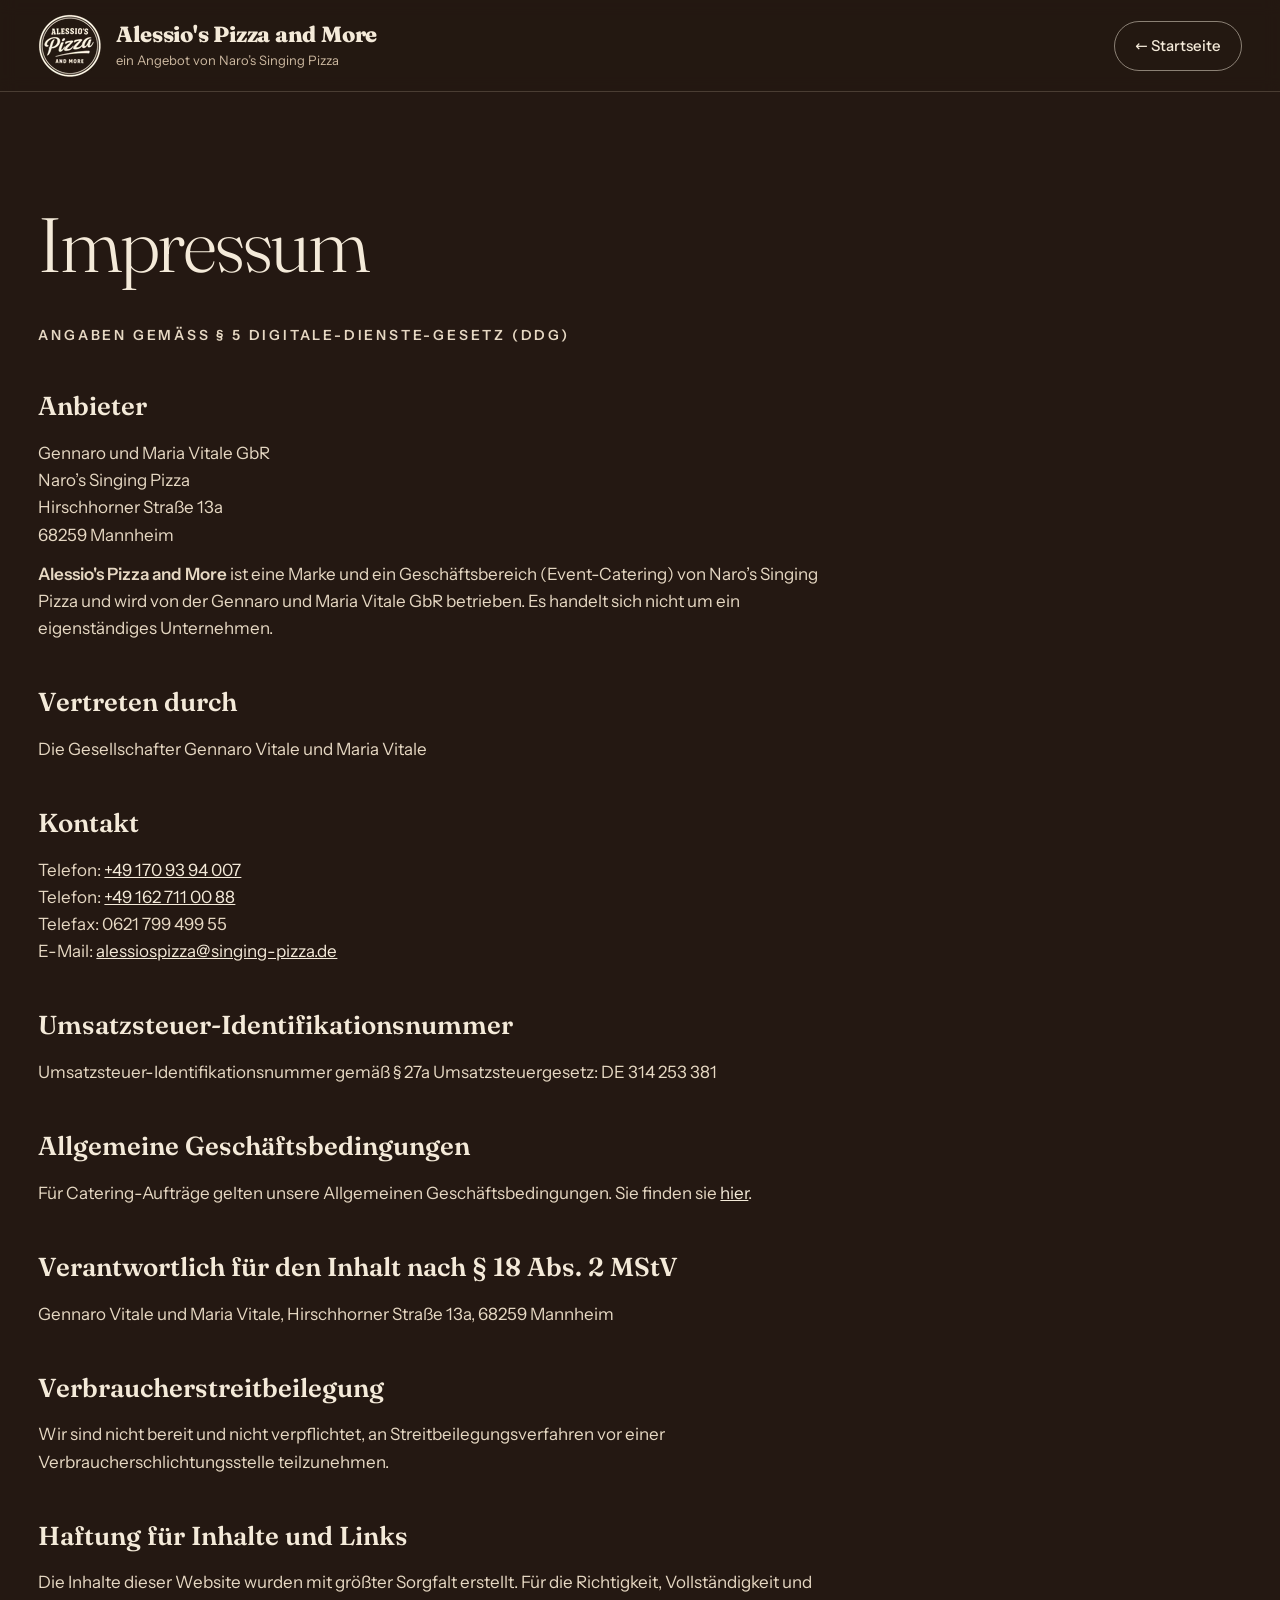
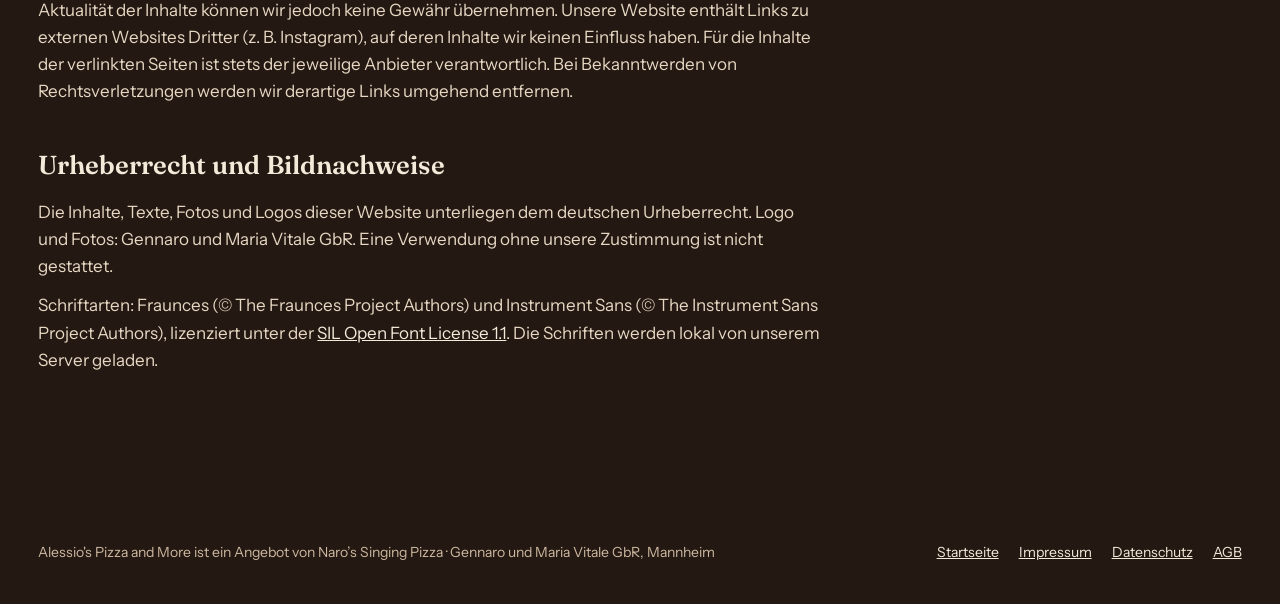
<file: impressum.html>
<!doctype html>
<html lang="de">
<head>
<meta charset="utf-8">
<meta name="viewport" content="width=device-width, initial-scale=1, viewport-fit=cover">
<title>Impressum – Alessio's Pizza and More</title>
<meta name="robots" content="noindex">
<link rel="icon" href="assets/img/logo.png">
<link rel="stylesheet" href="assets/css/fonts2.css?v=202611181654">
<link rel="stylesheet" href="assets/css/neu.css?v=202611181654">
</head>
<body>
<header class="kopf">
  <div class="kopf-in">
    <a class="marke" href="./" aria-label="Alessio's Pizza and More – zur Startseite">
      <img src="assets/img/logo-hell.png" srcset="assets/img/logo-hell-64.webp 1x, assets/img/logo-hell-128.webp 2x, assets/img/logo-hell-192.webp 3x" alt="" width="64" height="64">
      <span class="marke-txt">
        <span class="marke-name">Alessio's Pizza and&nbsp;More</span>
        <span class="marke-sub">ein Angebot von Naro’s&nbsp;Singing&nbsp;Pizza</span>
      </span>
    </a>
    <a class="btn btn-line zurueck" href="./" aria-label="Startseite"><span aria-hidden="true">←</span><span class="zurueck-txt">&nbsp;Startseite</span></a>
  </div>
</header>
<main class="sec recht">
<h1>Impressum</h1>
<p class="kicker" style="margin-bottom:24px">Angaben gemäß § 5 Digitale-Dienste-Gesetz (DDG)</p>

<h2>Anbieter</h2>
<p>Gennaro und Maria Vitale GbR<br>Naro’s Singing Pizza<br>Hirschhorner Straße 13a<br>68259 Mannheim</p>
<p><strong>Alessio's Pizza and More</strong> ist eine Marke und ein Geschäftsbereich (Event-Catering) von Naro’s Singing Pizza und wird von der Gennaro und Maria Vitale GbR betrieben. Es handelt sich nicht um ein eigenständiges Unternehmen.</p>

<h2>Vertreten durch</h2>
<p>Die Gesellschafter Gennaro Vitale und Maria Vitale</p>

<h2>Kontakt</h2>
<p>Telefon: <a href="tel:+491709394007">+49 170 93 94 007</a><br>
Telefon: <a href="tel:+491627110088">+49 162 711 00 88</a><br>
Telefax: 0621 799 499 55<br>
E-Mail: <a href="mailto:alessiospizza@singing-pizza.de">alessiospizza@singing-pizza.de</a></p>

<h2>Umsatzsteuer-Identifikationsnummer</h2>
<p>Umsatzsteuer-Identifikationsnummer gemäß § 27a Umsatzsteuergesetz: DE 314 253 381</p>

<h2>Allgemeine Geschäftsbedingungen</h2>
<p>Für Catering-Aufträge gelten unsere Allgemeinen Geschäftsbedingungen. Sie finden sie <a href="agb.html">hier</a>.</p>

<h2>Verantwortlich für den Inhalt nach § 18 Abs. 2 MStV</h2>
<p>Gennaro Vitale und Maria Vitale, Hirschhorner Straße 13a, 68259 Mannheim</p>

<h2>Verbraucherstreitbeilegung</h2>
<p>Wir sind nicht bereit und nicht verpflichtet, an Streitbeilegungsverfahren vor einer Verbraucherschlichtungsstelle teilzunehmen.</p>

<h2>Haftung für Inhalte und Links</h2>
<p>Die Inhalte dieser Website wurden mit größter Sorgfalt erstellt. Für die Richtigkeit, Vollständigkeit und Aktualität der Inhalte können wir jedoch keine Gewähr übernehmen. Unsere Website enthält Links zu externen Websites Dritter (z.&nbsp;B. Instagram), auf deren Inhalte wir keinen Einfluss haben. Für die Inhalte der verlinkten Seiten ist stets der jeweilige Anbieter verantwortlich. Bei Bekanntwerden von Rechtsverletzungen werden wir derartige Links umgehend entfernen.</p>

<h2>Urheberrecht und Bildnachweise</h2>
<p>Die Inhalte, Texte, Fotos und Logos dieser Website unterliegen dem deutschen Urheberrecht. Logo und Fotos: Gennaro und Maria Vitale GbR. Eine Verwendung ohne unsere Zustimmung ist nicht gestattet.</p>
<p>Schriftarten: Fraunces (© The Fraunces Project Authors) und Instrument Sans (© The Instrument Sans Project Authors), lizenziert unter der <a href="https://openfontlicense.org" target="_blank" rel="noopener">SIL Open Font License 1.1</a>. Die Schriften werden lokal von unserem Server geladen.</p>
</main>
<footer class="fuss">
  <span>Alessio's Pizza and More ist ein Angebot von Naro’s Singing Pizza · Gennaro und Maria Vitale GbR, Mannheim</span>
  <nav aria-label="Rechtliches"><a href="./">Startseite</a><a href="impressum.html">Impressum</a><a href="datenschutz.html">Datenschutz</a><a href="agb.html">AGB</a></nav>
</footer>
</body>
</html>
</file>
<file: assets/css/fonts2.css>
/* Schriften lokal eingebunden (DSGVO, keine Verbindung zu Google). Fraunces (c) 2018 The Fraunces Project Authors, Instrument Sans (c) 2022 The Instrument Sans Project Authors. Lizenz: SIL Open Font License 1.1, siehe ../fonts/README.txt */
@font-face {
  font-family: 'Fraunces';
  font-style: italic;
  font-weight: 300;
  font-display: swap;
  src: url(../fonts/Fraunces-6cc8f67d.woff2) format('woff2');
  unicode-range: U+0100-02BA, U+02BD-02C5, U+02C7-02CC, U+02CE-02D7, U+02DD-02FF, U+0304, U+0308, U+0329, U+1D00-1DBF, U+1E00-1E9F, U+1EF2-1EFF, U+2020, U+20A0-20AB, U+20AD-20C4, U+2113, U+2C60-2C7F, U+A720-A7FF;
}
@font-face {
  font-family: 'Fraunces';
  font-style: italic;
  font-weight: 300;
  font-display: swap;
  src: url(../fonts/Fraunces-feced23e.woff2) format('woff2');
  unicode-range: U+0000-00FF, U+0131, U+0152-0153, U+02BB-02BC, U+02C6, U+02DA, U+02DC, U+0304, U+0308, U+0329, U+2000-206F, U+20AC, U+2122, U+2191, U+2193, U+2212, U+2215, U+FEFF, U+FFFD;
}
@font-face {
  font-family: 'Fraunces';
  font-style: italic;
  font-weight: 600;
  font-display: swap;
  src: url(../fonts/Fraunces-6cc8f67d.woff2) format('woff2');
  unicode-range: U+0100-02BA, U+02BD-02C5, U+02C7-02CC, U+02CE-02D7, U+02DD-02FF, U+0304, U+0308, U+0329, U+1D00-1DBF, U+1E00-1E9F, U+1EF2-1EFF, U+2020, U+20A0-20AB, U+20AD-20C4, U+2113, U+2C60-2C7F, U+A720-A7FF;
}
@font-face {
  font-family: 'Fraunces';
  font-style: italic;
  font-weight: 600;
  font-display: swap;
  src: url(../fonts/Fraunces-feced23e.woff2) format('woff2');
  unicode-range: U+0000-00FF, U+0131, U+0152-0153, U+02BB-02BC, U+02C6, U+02DA, U+02DC, U+0304, U+0308, U+0329, U+2000-206F, U+20AC, U+2122, U+2191, U+2193, U+2212, U+2215, U+FEFF, U+FFFD;
}
@font-face {
  font-family: 'Fraunces';
  font-style: normal;
  font-weight: 300;
  font-display: swap;
  src: url(../fonts/Fraunces-79671606.woff2) format('woff2');
  unicode-range: U+0100-02BA, U+02BD-02C5, U+02C7-02CC, U+02CE-02D7, U+02DD-02FF, U+0304, U+0308, U+0329, U+1D00-1DBF, U+1E00-1E9F, U+1EF2-1EFF, U+2020, U+20A0-20AB, U+20AD-20C4, U+2113, U+2C60-2C7F, U+A720-A7FF;
}
@font-face {
  font-family: 'Fraunces';
  font-style: normal;
  font-weight: 300;
  font-display: swap;
  src: url(../fonts/Fraunces-39ce2001.woff2) format('woff2');
  unicode-range: U+0000-00FF, U+0131, U+0152-0153, U+02BB-02BC, U+02C6, U+02DA, U+02DC, U+0304, U+0308, U+0329, U+2000-206F, U+20AC, U+2122, U+2191, U+2193, U+2212, U+2215, U+FEFF, U+FFFD;
}
@font-face {
  font-family: 'Fraunces';
  font-style: normal;
  font-weight: 600;
  font-display: swap;
  src: url(../fonts/Fraunces-79671606.woff2) format('woff2');
  unicode-range: U+0100-02BA, U+02BD-02C5, U+02C7-02CC, U+02CE-02D7, U+02DD-02FF, U+0304, U+0308, U+0329, U+1D00-1DBF, U+1E00-1E9F, U+1EF2-1EFF, U+2020, U+20A0-20AB, U+20AD-20C4, U+2113, U+2C60-2C7F, U+A720-A7FF;
}
@font-face {
  font-family: 'Fraunces';
  font-style: normal;
  font-weight: 600;
  font-display: swap;
  src: url(../fonts/Fraunces-39ce2001.woff2) format('woff2');
  unicode-range: U+0000-00FF, U+0131, U+0152-0153, U+02BB-02BC, U+02C6, U+02DA, U+02DC, U+0304, U+0308, U+0329, U+2000-206F, U+20AC, U+2122, U+2191, U+2193, U+2212, U+2215, U+FEFF, U+FFFD;
}
@font-face {
  font-family: 'Fraunces';
  font-style: normal;
  font-weight: 800;
  font-display: swap;
  src: url(../fonts/Fraunces-79671606.woff2) format('woff2');
  unicode-range: U+0100-02BA, U+02BD-02C5, U+02C7-02CC, U+02CE-02D7, U+02DD-02FF, U+0304, U+0308, U+0329, U+1D00-1DBF, U+1E00-1E9F, U+1EF2-1EFF, U+2020, U+20A0-20AB, U+20AD-20C4, U+2113, U+2C60-2C7F, U+A720-A7FF;
}
@font-face {
  font-family: 'Fraunces';
  font-style: normal;
  font-weight: 800;
  font-display: swap;
  src: url(../fonts/Fraunces-39ce2001.woff2) format('woff2');
  unicode-range: U+0000-00FF, U+0131, U+0152-0153, U+02BB-02BC, U+02C6, U+02DA, U+02DC, U+0304, U+0308, U+0329, U+2000-206F, U+20AC, U+2122, U+2191, U+2193, U+2212, U+2215, U+FEFF, U+FFFD;
}
@font-face {
  font-family: 'Instrument Sans';
  font-style: normal;
  font-weight: 400;
  font-stretch: 100%;
  font-display: swap;
  src: url(../fonts/InstrumentSans-284bb947.woff2) format('woff2');
  unicode-range: U+0100-02BA, U+02BD-02C5, U+02C7-02CC, U+02CE-02D7, U+02DD-02FF, U+0304, U+0308, U+0329, U+1D00-1DBF, U+1E00-1E9F, U+1EF2-1EFF, U+2020, U+20A0-20AB, U+20AD-20C4, U+2113, U+2C60-2C7F, U+A720-A7FF;
}
@font-face {
  font-family: 'Instrument Sans';
  font-style: normal;
  font-weight: 400;
  font-stretch: 100%;
  font-display: swap;
  src: url(../fonts/InstrumentSans-046090ca.woff2) format('woff2');
  unicode-range: U+0000-00FF, U+0131, U+0152-0153, U+02BB-02BC, U+02C6, U+02DA, U+02DC, U+0304, U+0308, U+0329, U+2000-206F, U+20AC, U+2122, U+2191, U+2193, U+2212, U+2215, U+FEFF, U+FFFD;
}
@font-face {
  font-family: 'Instrument Sans';
  font-style: normal;
  font-weight: 500;
  font-stretch: 100%;
  font-display: swap;
  src: url(../fonts/InstrumentSans-284bb947.woff2) format('woff2');
  unicode-range: U+0100-02BA, U+02BD-02C5, U+02C7-02CC, U+02CE-02D7, U+02DD-02FF, U+0304, U+0308, U+0329, U+1D00-1DBF, U+1E00-1E9F, U+1EF2-1EFF, U+2020, U+20A0-20AB, U+20AD-20C4, U+2113, U+2C60-2C7F, U+A720-A7FF;
}
@font-face {
  font-family: 'Instrument Sans';
  font-style: normal;
  font-weight: 500;
  font-stretch: 100%;
  font-display: swap;
  src: url(../fonts/InstrumentSans-046090ca.woff2) format('woff2');
  unicode-range: U+0000-00FF, U+0131, U+0152-0153, U+02BB-02BC, U+02C6, U+02DA, U+02DC, U+0304, U+0308, U+0329, U+2000-206F, U+20AC, U+2122, U+2191, U+2193, U+2212, U+2215, U+FEFF, U+FFFD;
}
@font-face {
  font-family: 'Instrument Sans';
  font-style: normal;
  font-weight: 600;
  font-stretch: 100%;
  font-display: swap;
  src: url(../fonts/InstrumentSans-284bb947.woff2) format('woff2');
  unicode-range: U+0100-02BA, U+02BD-02C5, U+02C7-02CC, U+02CE-02D7, U+02DD-02FF, U+0304, U+0308, U+0329, U+1D00-1DBF, U+1E00-1E9F, U+1EF2-1EFF, U+2020, U+20A0-20AB, U+20AD-20C4, U+2113, U+2C60-2C7F, U+A720-A7FF;
}
@font-face {
  font-family: 'Instrument Sans';
  font-style: normal;
  font-weight: 600;
  font-stretch: 100%;
  font-display: swap;
  src: url(../fonts/InstrumentSans-046090ca.woff2) format('woff2');
  unicode-range: U+0000-00FF, U+0131, U+0152-0153, U+02BB-02BC, U+02C6, U+02DA, U+02DC, U+0304, U+0308, U+0329, U+2000-206F, U+20AC, U+2122, U+2191, U+2193, U+2212, U+2215, U+FEFF, U+FFFD;
}
</file>
<file: assets/css/neu.css>
/* Alessio's Pizza and More – Design 2 (Magazin-Look) */
:root {
  --esp: #241812;      /* Espresso-Braun, Grund */
  --mar: #3a281e;      /* Marone, Wechselfläche */
  --cream: #f4ead9;
  --soft: #e6d8c3;
  --muted: #cdb9a1;
  --tom: #ec5b3a;      /* Tomatenrot */
  --tom-dark: #b8361b; /* Tomatenrot auf Creme */
  --gold: #e9b673;
  --azzurro: #8cc6ea;
  --ink-dark: #5a4636;
  --line: rgba(244, 234, 217, .2);
  --gut: clamp(16px, 3vw, 48px);
  --serif: 'Fraunces', Georgia, serif;
  --sans: 'Instrument Sans', system-ui, -apple-system, 'Segoe UI', sans-serif;
}
*, *::before, *::after { box-sizing: border-box; }
html { scroll-behavior: smooth; -webkit-text-size-adjust: 100%; }
body { margin: 0; background: var(--esp); color: var(--cream); font-family: var(--sans); font-size: 17px; line-height: 1.6; overflow-x: hidden; }
img, video { display: block; max-width: 100%; }
a { color: var(--cream); }
a:hover { color: var(--tom); }
h1, h2, h3, p { margin: 0; }
em { font-style: italic; }
:focus-visible { outline: 2px solid var(--gold); outline-offset: 3px; }
.skip { position: absolute; left: -9999px; top: 0; background: var(--cream); color: var(--esp); padding: .6rem 1rem; z-index: 100; }
.skip:focus { left: 1rem; top: 1rem; }

.kicker { font-size: 14px; font-weight: 600; letter-spacing: .2em; text-transform: uppercase; color: var(--gold); }
.h-xl { font-family: var(--serif); font-weight: 300; font-size: clamp(44px, 5.2vw, 72px); line-height: 1; letter-spacing: -.03em; }
.h-xl em { font-weight: 300; }
.lead { font-size: 18px; line-height: 1.6; color: var(--muted); max-width: 420px; }
.btn { display: inline-flex; align-items: center; justify-content: center; text-decoration: none; font-weight: 600; font-size: 17px; padding: 16px 28px; border-radius: 999px; border: 1.5px solid transparent; cursor: pointer; font-family: var(--sans); transition: transform .2s ease, background-color .2s, color .2s; }
.btn:hover { transform: translateY(-2px); }
.btn-tom { background: var(--tom); color: var(--esp); }
.btn-tom:hover { background: var(--cream); color: var(--esp); }
.btn-line { border-color: rgba(244, 234, 217, .5); color: var(--cream); font-weight: 500; }
.btn-line:hover { border-color: var(--cream); color: var(--cream); }
.btn-dark { background: var(--esp); color: var(--cream); }
.btn-dark:hover { background: var(--mar); color: var(--cream); }
.sec { padding: clamp(72px, 9vw, 120px) var(--gut); }
.sec-head { display: flex; flex-wrap: wrap; justify-content: space-between; align-items: flex-end; gap: 24px; margin-bottom: clamp(36px, 5vw, 64px); }
.sec-head .h-xl { max-width: 860px; }
.rund { border-radius: 4px; object-fit: cover; width: 100%; }

/* Kopfzeile */
.kopf { position: sticky; top: 0; z-index: 50; }
/* Hintergrund + Unschärfe auf einem Pseudo-Element: backdrop-filter direkt am Header
   würde das fest positionierte Handy-Menü in die Kopfzeile einsperren */
.kopf::before { content: ""; position: absolute; inset: 0; z-index: -1; background: rgba(36, 24, 18, .96); border-bottom: 1px solid #4a3d33; -webkit-backdrop-filter: blur(8px); backdrop-filter: blur(8px); }
.kopf-in { display: flex; align-items: center; justify-content: space-between; gap: 16px; padding: 14px var(--gut); }
.marke { display: flex; align-items: center; gap: 14px; text-decoration: none; color: var(--cream); min-width: 0; }
.marke:hover { color: var(--cream); }
.marke img { width: 64px; height: 64px; flex: none; }
.marke-txt { display: flex; flex-direction: column; gap: 2px; min-width: 0; }
.marke-name { font-family: var(--serif); font-weight: 800; font-size: 22px; letter-spacing: -.01em; white-space: nowrap; line-height: 1.2; }
.marke-sub { font-size: 13px; color: var(--muted); white-space: nowrap; }
.navi { display: flex; gap: 28px; font-size: 15px; font-weight: 500; }
.navi a { text-decoration: none; }
.kopf-rechts { display: flex; align-items: center; gap: 10px; flex: none; }
.sprachen { display: flex; gap: 4px; font-size: 13px; font-weight: 600; letter-spacing: .06em; }
.sprachen a { text-decoration: none; padding: 8px 10px; border-radius: 999px; color: var(--muted); }
.sprachen a[aria-current] { background: var(--mar); color: var(--cream); }
.rund-btn { width: 44px; height: 44px; border-radius: 999px; border: 1px solid rgba(244, 234, 217, .3); display: flex; align-items: center; justify-content: center; color: var(--cream); flex: none; }
.rund-btn:hover { border-color: var(--cream); color: var(--cream); }
.kopf .btn { padding: 12px 20px; font-size: 15px; }
.mobil-menue { display: none; position: relative; }
.mobil-menue summary { list-style: none; cursor: pointer; }
.mobil-menue summary::-webkit-details-marker { display: none; }
.mobil-menue .burger-linien, .mobil-menue .burger-linien::before, .mobil-menue .burger-linien::after { display: block; width: 18px; height: 1.5px; background: var(--cream); position: relative; transition: transform .2s, background-color .2s; }
.mobil-menue .burger-linien::before, .mobil-menue .burger-linien::after { content: ""; position: absolute; left: 0; }
.mobil-menue .burger-linien::before { top: -6px; }
.mobil-menue .burger-linien::after { top: 6px; }
.mobil-menue[open] .burger-linien { background: transparent; }
.mobil-menue[open] .burger-linien::before { transform: translateY(6px) rotate(45deg); }
.mobil-menue[open] .burger-linien::after { transform: translateY(-6px) rotate(-45deg); }
.mobil-panel { position: fixed; left: 0; right: 0; top: var(--kopf-h, 93px); bottom: 0; overscroll-behavior: contain; background: var(--esp); padding: 24px var(--gut) 40px; display: flex; flex-direction: column; gap: 4px; overflow-y: auto; border-top: 1px solid var(--line); }
.mobil-panel a { font-family: var(--serif); font-size: 34px; font-weight: 300; text-decoration: none; padding: 10px 0; border-bottom: 1px solid var(--line); }
.mobil-panel .sprachen { margin-top: 20px; font-size: 16px; }
.mobil-panel .sprachen a { font-family: var(--sans); font-size: 16px; border: 0; padding: 10px 14px; }
.mobil-panel .btn { margin-top: 20px; font-family: var(--sans); font-size: 17px; border-bottom: 0; padding: 16px 28px; }

/* Opener */
.opener { position: relative; min-height: clamp(620px, 88vh, 860px); display: flex; align-items: flex-end; overflow: hidden; }
.opener-bild { position: absolute; inset: 0; width: 100%; height: 100%; object-fit: cover; object-position: 60% 50%; }
.opener-schleier { position: absolute; inset: 0; background: linear-gradient(180deg, rgba(36, 24, 18, .15) 0%, rgba(36, 24, 18, .35) 45%, rgba(36, 24, 18, .94) 100%); }
.opener-in { position: relative; width: 100%; padding: 0 var(--gut) 56px; display: flex; flex-wrap: wrap; align-items: flex-end; justify-content: space-between; gap: 32px; }
.opener-text { display: flex; flex-direction: column; gap: 20px; flex: 999 1 640px; min-width: 0; }
.opener h1 { font-family: var(--serif); font-weight: 300; font-size: clamp(60px, 9.2vw, 132px); line-height: .92; letter-spacing: -.035em; }
.opener h1 em { font-weight: 600; color: var(--tom); }
.opener p { max-width: 560px; font-size: 19px; line-height: 1.55; color: var(--soft); }
.knopfreihe { display: flex; flex-wrap: wrap; gap: 12px; margin-top: 8px; }
.stempel { flex: none; width: 196px; height: 196px; position: relative; }
.stempel svg { width: 100%; height: 100%; animation: drehen 40s linear infinite; }
.stempel span { position: absolute; inset: 0; display: flex; align-items: center; justify-content: center; font-family: var(--serif); font-style: italic; font-weight: 600; font-size: 34px; color: var(--esp); }
@keyframes drehen { to { transform: rotate(360deg); } }

/* Laufband */
.laufband { background: var(--tom); color: var(--esp); overflow: hidden; border-block: 1px solid var(--esp); }
.laufband-spur { display: flex; width: max-content; animation: laufen 48s linear infinite; }
.laufband-teil { display: flex; align-items: center; gap: 44px; padding: 18px 22px; white-space: nowrap; font-family: var(--serif); font-size: clamp(24px, 2.4vw, 34px); font-weight: 600; letter-spacing: -.01em; }
.laufband-teil em { font-weight: 300; }
@keyframes laufen { to { transform: translateX(-50%); } }

/* Zahlen */
.zahlen { display: grid; grid-template-columns: repeat(auto-fit, minmax(260px, 1fr)); border-top: 1px solid var(--line); }
.zahl { padding: 32px 24px 0 0; display: flex; flex-direction: column; gap: 8px; }
.zahl b { font-family: var(--serif); font-weight: 800; font-size: clamp(96px, 10.4vw, 150px); line-height: .9; letter-spacing: -.05em; }
.zahl strong { font-size: 18px; font-weight: 600; }
.zahl span { font-size: 16px; color: var(--muted); max-width: 300px; }

/* Zutaten */
.zutaten { padding: 0 var(--gut) clamp(72px, 9vw, 120px); display: flex; flex-wrap: wrap; gap: 48px; align-items: stretch; }
.zutaten-bilder { flex: 1 1 420px; min-width: 0; display: flex; gap: 16px; }
.zutaten-bilder img { flex: 1 1 0; min-width: 0; height: clamp(380px, 43vw, 620px); object-fit: cover; border-radius: 4px; }
.zutaten-bilder img + img { margin-top: 80px; }
.zutaten-text { flex: 1 1 420px; min-width: 0; display: flex; flex-direction: column; justify-content: center; gap: 28px; }
.zutaten-text h2 { font-family: var(--serif); font-weight: 300; font-size: clamp(38px, 3.9vw, 56px); line-height: 1.02; letter-spacing: -.03em; }
.zutaten-liste { display: flex; flex-direction: column; border-top: 1px solid var(--line); margin: 0; padding: 0; list-style: none; }
.zutaten-liste li { display: flex; flex-wrap: wrap; justify-content: space-between; gap: 4px 16px; padding: 18px 0; border-bottom: 1px solid var(--line); }
.zutaten-liste b { font-family: var(--serif); font-size: 26px; font-weight: 600; line-height: 1.25; }
.zutaten-liste span { font-size: 16px; color: var(--muted); align-self: center; }

/* Napoli */
.napoli { position: relative; min-height: 640px; display: flex; align-items: center; overflow: hidden; }
.napoli img { position: absolute; inset: 0; width: 100%; height: 100%; object-fit: cover; }
.napoli-schleier { position: absolute; inset: 0; background: rgba(20, 13, 10, .62); }
.napoli-in { position: relative; padding: 80px var(--gut); display: flex; flex-direction: column; gap: 24px; max-width: 1000px; }
.napoli .kicker { color: var(--azzurro); }
.napoli-titel { font-family: var(--serif); font-weight: 300; font-size: clamp(52px, 6.1vw, 88px); line-height: .98; letter-spacing: -.035em; }
.napoli-titel em { font-weight: 600; color: var(--azzurro); }
.napoli-in p:last-child { font-size: 19px; line-height: 1.6; color: var(--soft); max-width: 620px; }

/* Angebot */
.angebot-gross { display: flex; flex-wrap: wrap; text-decoration: none; color: var(--cream); background: var(--mar); border-radius: 4px; overflow: hidden; margin-bottom: 24px; }
.angebot-gross:hover { color: var(--cream); }
.angebot-gross img { flex: 1 1 520px; min-width: 0; height: clamp(320px, 36vw, 520px); object-fit: cover; object-position: 50% 58%; }
.angebot-gross-text { flex: 1 1 380px; min-width: 0; padding: clamp(28px, 3.4vw, 48px); display: flex; flex-direction: column; justify-content: space-between; gap: 32px; }
.angebot-gross-text > span { display: flex; flex-direction: column; gap: 18px; }
.nr { font-family: var(--serif); font-size: 20px; color: var(--tom); font-weight: 600; }
.angebot-gross h3 { font-family: var(--serif); font-weight: 600; font-size: clamp(34px, 3.2vw, 46px); line-height: 1.05; letter-spacing: -.02em; }
.angebot-gross p { font-size: 18px; line-height: 1.6; color: var(--muted); }
.tags { display: flex; flex-wrap: wrap; gap: 8px; font-size: 14px; margin: 0; padding: 0; list-style: none; }
.tags li { border: 1px solid rgba(244, 234, 217, .3); border-radius: 999px; padding: 7px 14px; }
.angebot-klein { display: grid; grid-template-columns: repeat(auto-fit, minmax(300px, 1fr)); gap: 24px; }
.angebot-klein article { display: flex; flex-direction: column; gap: 16px; }
.angebot-klein img { height: 380px; }
.angebot-klein .nr { color: var(--gold); font-size: 18px; }
.angebot-klein h3 { font-family: var(--serif); font-weight: 600; font-size: 34px; letter-spacing: -.02em; line-height: 1.1; }
.angebot-klein p { font-size: 17px; line-height: 1.6; color: var(--muted); }

/* Karte */
.karte { background: var(--cream); color: var(--esp); }
.karte a { color: var(--esp); }
.karte-in { display: flex; flex-wrap: wrap; gap: 64px; align-items: flex-start; }
.karte-kopf { flex: 1 1 340px; min-width: 0; display: flex; flex-direction: column; gap: 20px; }
.karte .kicker { color: var(--tom-dark); }
.karte-titel { font-family: var(--serif); font-weight: 300; font-size: clamp(64px, 6.7vw, 96px); line-height: .92; letter-spacing: -.04em; }
.karte-titel em { font-weight: 600; color: var(--tom-dark); }
.karte-kopf p { font-size: 18px; line-height: 1.6; color: var(--ink-dark); max-width: 380px; }
.karte-spalten { flex: 2 1 560px; min-width: 0; display: grid; grid-template-columns: repeat(auto-fit, minmax(280px, 1fr)); gap: 32px 56px; }
.karte-spalten h3 { margin: 0 0 8px; font-family: var(--serif); font-style: italic; font-weight: 600; font-size: 30px; color: var(--tom-dark); }
.karte-spalten h3 small { font-family: var(--sans); font-style: normal; font-size: 15px; font-weight: 500; color: var(--ink-dark); }
.gericht { padding: 18px 0; border-bottom: 1px solid rgba(36, 24, 18, .18); display: flex; flex-direction: column; gap: 4px; }
.gericht b { font-family: var(--serif); font-size: 28px; font-weight: 600; line-height: 1.2; }
.gericht span { font-size: 16px; color: var(--ink-dark); }
.vegan { font-family: var(--sans); font-size: 12px; font-weight: 600; letter-spacing: .1em; text-transform: uppercase; background: var(--esp); color: var(--cream); padding: 4px 8px; border-radius: 999px; vertical-align: middle; }
.karte-spalten img { height: 260px; margin-top: 32px; }

/* Erlebnis */
.schritte { list-style: none; margin: 0; padding: 0; display: grid; grid-template-columns: repeat(auto-fit, minmax(250px, 1fr)); gap: 24px; }
.schritte li { display: flex; flex-direction: column; gap: 14px; border-top: 2px solid var(--tom); padding-top: 20px; }
.schritt-nr { font-family: var(--serif); font-size: 64px; font-weight: 800; line-height: 1; color: var(--tom); }
.schritt-zeit { font-size: 13px; font-weight: 600; letter-spacing: .16em; text-transform: uppercase; color: var(--gold); }
.schritte h3 { font-family: var(--serif); font-weight: 600; font-size: 28px; line-height: 1.2; }
.schritte p { font-size: 16px; line-height: 1.6; color: var(--muted); }
.schritte img { height: 300px; margin-top: 8px; }

/* Über mich */
.ueber { background: var(--mar); display: flex; flex-wrap: wrap; gap: 64px; align-items: center; }
.ueber > img { flex: 1 1 380px; min-width: 0; height: clamp(440px, 47vw, 680px); width: auto; }
.ueber-text { flex: 1 1 460px; min-width: 0; display: flex; flex-direction: column; gap: 24px; }
.ueber-titel { font-family: var(--serif); font-weight: 300; font-size: clamp(56px, 6.1vw, 88px); line-height: .95; letter-spacing: -.04em; }
.ueber-titel em { font-weight: 600; color: var(--tom); }
.ueber-text p { font-size: 18px; line-height: 1.7; color: var(--soft); }
.ueber-text .zitat { margin-top: 8px; font-family: var(--serif); font-style: italic; font-weight: 300; font-size: clamp(24px, 2.1vw, 30px); line-height: 1.3; color: var(--gold); }
.ueber-text .btn { align-self: flex-start; }

/* Galerie */
.galerie { padding: 24px var(--gut) 0; display: grid; grid-template-columns: repeat(5, minmax(0, 1fr)); gap: 16px; }
.galerie img { height: 380px; }
@media (max-width: 1100px) { .galerie { grid-template-columns: repeat(2, minmax(0, 1fr)); } }
.galerie-hinweis { padding: 20px var(--gut) 0; font-size: 16px; color: var(--muted); }

/* FAQ */
.faq-wrap { display: flex; flex-wrap: wrap; gap: 64px; }
.faq-kopf { flex: 1 1 320px; min-width: 0; display: flex; flex-direction: column; gap: 20px; }
.faq-kopf .h-xl em { color: var(--tom); }
.faq-liste { flex: 2 1 560px; min-width: 0; display: flex; flex-direction: column; border-top: 1px solid var(--line); }
.faq-item { border-bottom: 1px solid var(--line); }
.faq-item summary { list-style: none; cursor: pointer; display: flex; justify-content: space-between; gap: 16px; padding: 22px 0; font-family: var(--serif); font-size: clamp(21px, 1.8vw, 26px); font-weight: 600; line-height: 1.3; }
.faq-item summary::-webkit-details-marker { display: none; }
.faq-item summary::after { content: "+"; color: var(--tom); flex: none; transition: transform .2s; }
.faq-item[open] summary::after { transform: rotate(45deg); }
.faq-item summary:hover { color: var(--tom); }
.faq-item p { margin: 0 0 22px; font-size: 17px; line-height: 1.6; color: var(--muted); max-width: 680px; }

/* Kontakt */
.kontakt { background: var(--tom); color: var(--esp); }
.kontakt a { color: var(--esp); }
.kontakt-in { display: flex; flex-wrap: wrap; gap: 56px; align-items: flex-start; }
.kontakt-text { flex: 1 1 420px; min-width: 0; display: flex; flex-direction: column; gap: 24px; }
.kontakt .kicker { color: var(--esp); }
.kontakt-titel { font-family: var(--serif); font-weight: 300; font-size: clamp(60px, 7.8vw, 112px); line-height: .9; letter-spacing: -.045em; }
.kontakt-titel em { font-weight: 600; }
.kontakt-daten { display: flex; flex-direction: column; gap: 14px; font-size: 18px; margin-top: 12px; }
.kontakt-daten a { text-decoration: none; }
.kontakt-daten a:hover { text-decoration: underline; }
.formular { flex: 1 1 520px; min-width: 0; background: var(--esp); color: var(--cream); border-radius: 4px; padding: clamp(24px, 3vw, 44px); display: grid; grid-template-columns: repeat(2, minmax(0, 1fr)); gap: 18px; }
.formular a { color: var(--cream); }
.feld { display: flex; flex-direction: column; gap: 6px; min-width: 0; }
.feld.breit, .formular .breit { grid-column: 1 / -1; }
.feld label, .feld legend { font-size: 14px; font-weight: 600; color: var(--soft); padding: 0; }
.feld input, .feld textarea { font: inherit; font-size: 17px; color: var(--cream); background: var(--mar); border: 1px solid rgba(244, 234, 217, .22); border-radius: 4px; padding: 13px 14px; width: 100%; }
.feld input::placeholder, .feld textarea::placeholder { color: #a8927b; }
.feld input:focus, .feld textarea:focus { outline: 2px solid var(--gold); outline-offset: 1px; border-color: transparent; }
.feld textarea { min-height: 130px; resize: vertical; }
/* iPhone/Safari: Datumsfeld sonst breiter als die anderen Felder und zentriert */
.feld input[type="date"] { -webkit-appearance: none; appearance: none; display: block; min-width: 0; max-width: 100%; height: calc(17px * 1.6 + 28px); line-height: 1.6; text-align: left; color-scheme: dark; }
.feld input[type="date"]::-webkit-date-and-time-value { text-align: left; margin: 0; }
.feld input[type="date"]::-webkit-datetime-edit { padding: 0; }
/* Automatisch ausgefüllte Felder (Name, Ort …) im dunklen Design statt hellblau */
.feld input:-webkit-autofill, .feld input:-webkit-autofill:hover, .feld input:-webkit-autofill:focus, .feld textarea:-webkit-autofill {
  -webkit-text-fill-color: var(--cream); caret-color: var(--cream);
  -webkit-box-shadow: 0 0 0 1000px var(--mar) inset; box-shadow: 0 0 0 1000px var(--mar) inset;
  transition: background-color 600000s 0s, color 600000s 0s; }
.feld input:autofill { background: var(--mar); color: var(--cream); }
fieldset.feld { border: 0; margin: 0; padding: 0; }
.auswahl { display: flex; flex-wrap: wrap; gap: 8px; margin-top: 4px; }
.auswahl label { position: relative; }
.auswahl input { position: absolute; opacity: 0; width: 1px; height: 1px; }
.auswahl span { display: inline-block; border: 1px solid rgba(244, 234, 217, .3); border-radius: 999px; padding: 9px 16px; font-size: 15px; font-weight: 500; color: var(--cream); cursor: pointer; }
.auswahl input:checked + span { background: var(--cream); color: var(--esp); border-color: var(--cream); }
.auswahl input:focus-visible + span { outline: 2px solid var(--gold); outline-offset: 2px; }
.check { display: flex; gap: 10px; align-items: flex-start; font-size: 14px; color: var(--soft); line-height: 1.5; }
.check input { margin-top: 3px; width: 18px; height: 18px; accent-color: var(--tom); flex: none; }
.formular .btn { justify-self: start; }
.form-status { grid-column: 1 / -1; font-size: 15px; min-height: 1.2em; color: var(--gold); }

/* Fuß */
.fuss { padding: 40px var(--gut); display: flex; flex-wrap: wrap; justify-content: space-between; gap: 16px; font-size: 14px; color: var(--muted); }
.fuss nav { display: flex; flex-wrap: wrap; gap: 20px; }

/* Einblenden */
.js-reveal .reveal { opacity: 0; transform: translateY(28px); transition: opacity .9s ease, transform .9s cubic-bezier(.2, .7, .2, 1); transition-delay: var(--d, 0s); }
.js-reveal .reveal.sichtbar { opacity: 1; transform: none; }

/* Rechtstexte (Impressum, Datenschutz) */
.recht { max-width: 860px; }
.recht h1 { font-family: var(--serif); font-weight: 300; font-size: min(8.6vw, clamp(48px, 6vw, 80px)); line-height: 1; letter-spacing: -.03em; margin-bottom: 40px; overflow-wrap: break-word; }
.zurueck { white-space: nowrap; flex: none; }
.recht h2 { font-family: var(--serif); font-weight: 600; font-size: 26px; margin: 40px 0 12px; }
.recht h3 { font-family: var(--serif); font-weight: 600; font-size: 20px; margin: 24px 0 8px; }
.recht p, .recht li { color: var(--soft); margin: 0 0 12px; }

@media (max-width: 1080px) {
  .navi { display: none; }
  .kopf-rechts > .sprachen, .kopf-rechts > .btn { display: none; }
  .mobil-menue { display: block; }
}
@media (max-width: 760px) {
  .stempel { display: none; }
  .zutaten-bilder img + img { display: none; }
  .formular { grid-template-columns: 1fr; }
  .galerie { grid-template-columns: repeat(2, minmax(0, 1fr)); gap: 10px; }
  .galerie img { height: 200px; }
}
@media (max-width: 560px) {
  .zurueck { width: 44px; height: 44px; padding: 0; }
  .zurueck-txt { display: none; }
}
@media (max-width: 420px) {
  .marke img { width: 50px; height: 50px; }
  .marke { gap: 10px; }
  .marke-name { font-size: 17px; }
  .marke-sub { font-size: 11.5px; }
  .kopf-in { gap: 8px; }
  .mobil-panel { top: var(--kopf-h, 79px); }
}
@media (max-width: 400px) {
  /* schmale Handys: Name und Zusatz dürfen umbrechen statt unter die Knöpfe zu laufen */
  .marke img { width: 44px; height: 44px; }
  .marke { gap: 8px; }
  .marke-name { white-space: normal; font-size: 16px; line-height: 1.12; }
  .marke-sub { white-space: normal; font-size: 11px; line-height: 1.25; }
  .kopf-rechts { gap: 6px; }
}
@media (prefers-reduced-motion: reduce) {
  html { scroll-behavior: auto; }
  .laufband-spur, .stempel svg { animation: none; }
  .js-reveal .reveal { opacity: 1; transform: none; transition: none; }
  .btn:hover { transform: none; }
}
.platzhalter { background: var(--gold); color: var(--esp); padding: 0 .3em; border-radius: 3px; font-weight: 600; }
</file>
